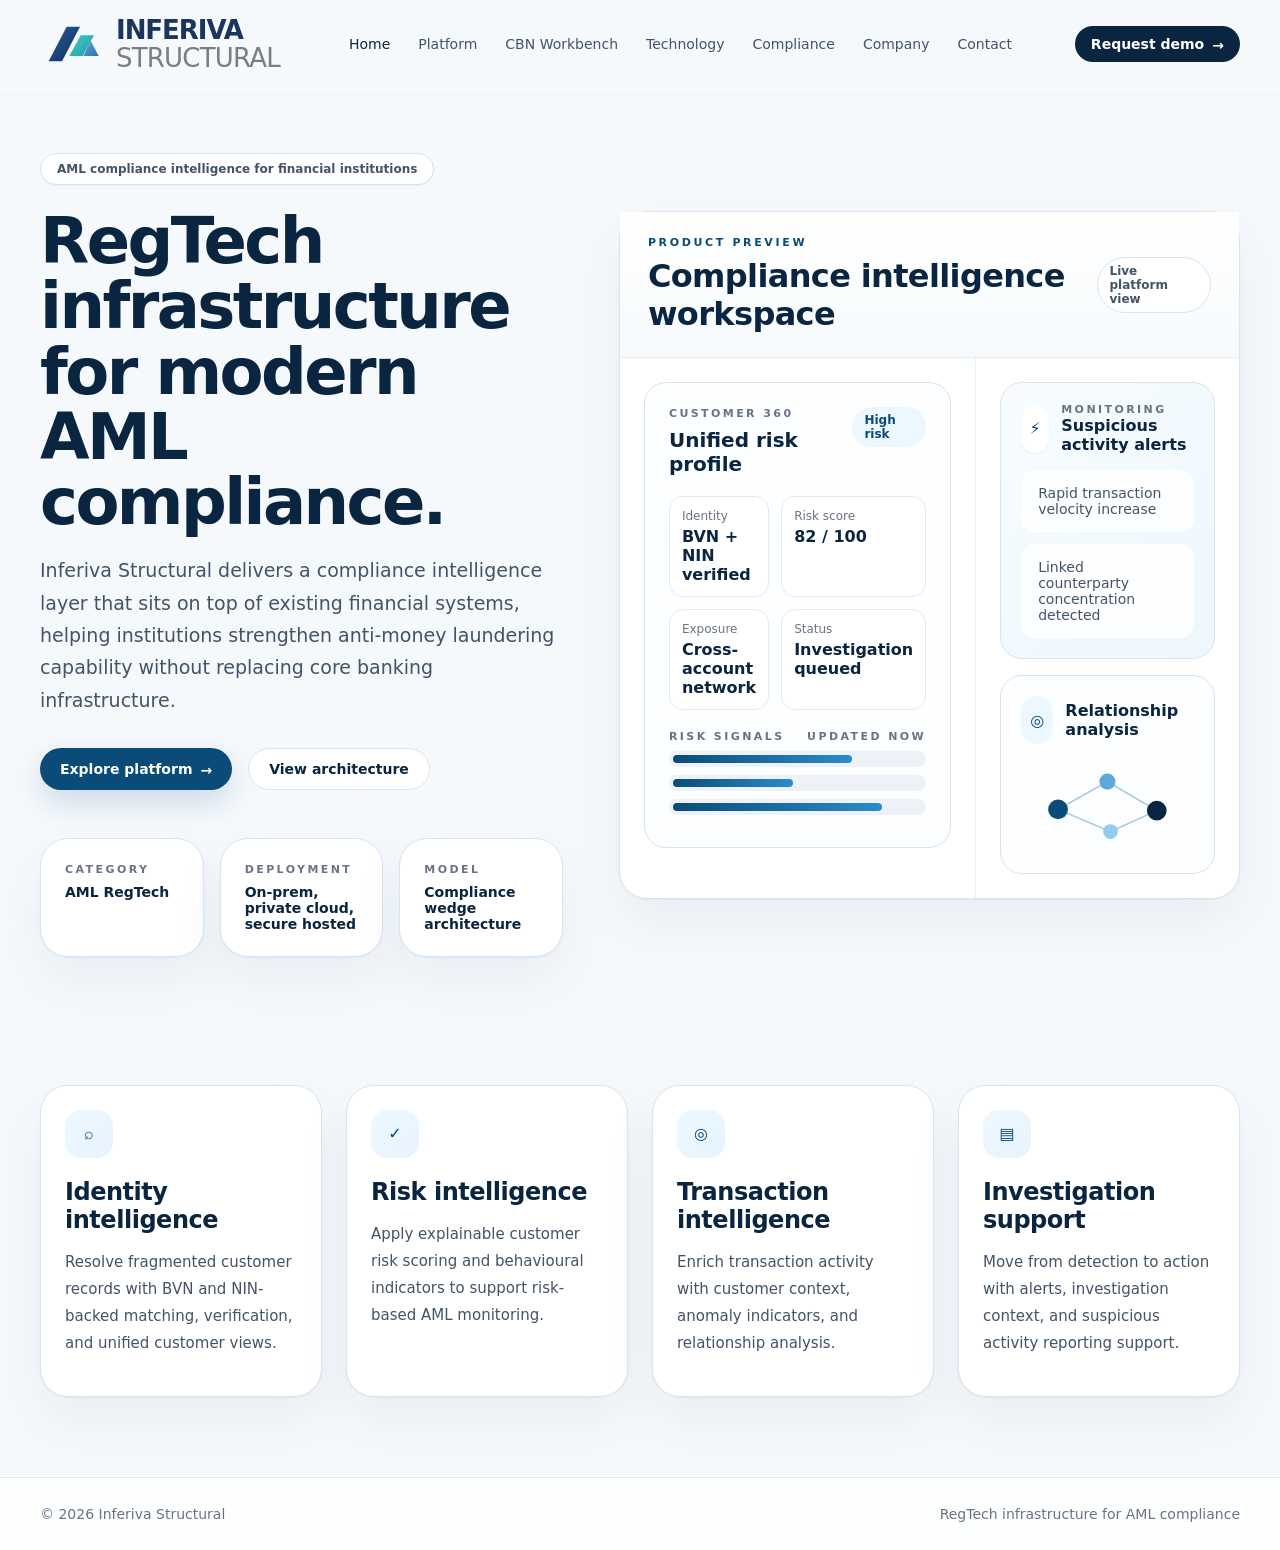
<file: index.html>
<!DOCTYPE html>
<html lang="en">
<head>
  <meta charset="UTF-8" />
  <meta name="viewport" content="width=device-width, initial-scale=1.0" />
  <title>Inferiva Structural — RegTech Infrastructure</title>
  <meta name="description" content="Inferiva Structural delivers AML compliance intelligence for financial institutions." />
  <style>
    :root{
      --bg:#F6F9FC;
      --panel:#FFFFFF;
      --panel-soft:#FCFEFF;
      --text:#0A2540;
      --muted:#425466;
      --subtle:#697386;
      --line:#D8E4EE;
      --line-2:#E2EAF1;
      --blue:#0A4B78;
      --navy:#0A2540;
      --blue-2:#2C8CC9;
      --teal:#47C7C3;
      --orange-bg:#FFF7ED;
      --orange:#9A4D00;
      --shadow:0 1px 2px rgba(16,24,40,.04),0 24px 54px rgba(12,74,120,.06);
      --shadow-hover:0 1px 2px rgba(16,24,40,.04),0 30px 70px rgba(12,74,120,.10);
      --radius:28px;
    }
    *{box-sizing:border-box}
    html,body{margin:0;padding:0;background:var(--bg);color:var(--text);font-family:Inter, ui-sans-serif, system-ui, -apple-system, Segoe UI, Roboto, Arial, sans-serif}
    body{min-height:100vh}
    a{text-decoration:none;color:inherit}
    button{font:inherit}
    .top-bg{position:fixed;inset:0 0 auto 0;height:520px;z-index:-1;background:linear-gradient(180deg,#FFF 0%,var(--bg) 70%,var(--bg) 100%)}
    .container{max-width:1200px;margin:0 auto;padding:0 24px}
    .header{position:sticky;top:0;z-index:50;border-bottom:1px solid rgba(255,255,255,.6);background:rgba(246,249,252,.88);backdrop-filter:blur(16px)}
    .header-inner{display:flex;align-items:center;justify-content:space-between;padding:16px 0;gap:20px}
    .brand-btn,.nav-btn,.cta-btn,.pill-btn,.link-btn{border:0;background:none;cursor:pointer}
    .brand-btn{text-align:left}
    .brand{display:flex;align-items:center;gap:10px}
    .brand svg{height:40px;width:auto;display:block}
    .brand-text{line-height:1}
    .brand-text .top{font-weight:700;letter-spacing:-.04em;font-size:26px;color:#1B355D}
    .brand-text .bottom{margin-top:2px;font-weight:400;letter-spacing:-.03em;font-size:26px;color:#7A7D84}
    .nav{display:flex;align-items:center;gap:28px}
    .nav-btn{color:var(--muted);font-size:14px;font-weight:500;padding:4px 0}
    .nav-btn.active,.nav-btn:hover{color:var(--text)}
    .cta-btn{display:inline-flex;align-items:center;gap:8px;border-radius:999px;background:var(--navy);color:#fff;padding:10px 16px;font-size:14px;font-weight:600}
    .page{display:none}
    .page.active{display:block}
    .section{padding:64px 0 80px}
    .hero{padding:64px 0 96px}
    .grid-2{display:grid;grid-template-columns:1.02fr .98fr;gap:56px;align-items:center}
    .grid-3{display:grid;grid-template-columns:repeat(3,1fr);gap:24px}
    .grid-4{display:grid;grid-template-columns:repeat(4,1fr);gap:24px}
    .cards-2{display:grid;grid-template-columns:repeat(2,1fr);gap:24px}
    .cards-2-wide{display:grid;grid-template-columns:.9fr 1.1fr;gap:40px}
    .cards-2-tech{display:grid;grid-template-columns:.95fr 1.05fr;gap:40px}
    .label{font-size:11px;font-weight:700;text-transform:uppercase;letter-spacing:.24em;color:var(--blue)}
    h1,h2,h3{margin:0}
    .hero h1,.page-head h1{font-size:64px;line-height:1.02;letter-spacing:-.04em;font-weight:600}
    .hero p,.page-head p{font-size:19px;line-height:1.7;color:var(--muted)}
    .page-head{max-width:800px}
    .page-head p{font-size:18px}
    .hero-tag{display:inline-flex;border:1px solid var(--line);background:#fff;border-radius:999px;padding:8px 16px;font-size:12px;font-weight:600;color:var(--muted);box-shadow:0 1px 1px rgba(16,24,40,.05);margin-bottom:24px}
    .actions{display:flex;gap:16px;flex-wrap:wrap;margin-top:32px}
    .pill-btn{display:inline-flex;align-items:center;gap:8px;border-radius:999px;padding:12px 20px;font-size:14px;font-weight:600}
    .pill-primary{background:var(--blue);color:#fff;box-shadow:0 12px 30px rgba(10,75,120,.18)}
    .pill-secondary{background:#fff;border:1px solid var(--line);color:var(--text)}
    .stat-grid{display:grid;grid-template-columns:repeat(3,1fr);gap:16px;margin-top:48px}
    .card{border:1px solid var(--line);background:var(--panel);border-radius:var(--radius);box-shadow:var(--shadow)}
    .card.soft{background:var(--panel-soft)}
    .card.hover{transition:.3s ease}
    .card.hover:hover{transform:translateY(-2px);box-shadow:var(--shadow-hover)}
    .card-pad{padding:24px}
    .mini-label{font-size:11px;font-weight:700;text-transform:uppercase;letter-spacing:.22em;color:var(--subtle)}
    .muted{color:var(--muted)}
    .subtle{color:var(--subtle)}
    .hero-mockup-header{padding:24px 28px;border-bottom:1px solid #E5EEF5;background:linear-gradient(180deg,#FFFFFF 0%,#F6FAFD 100%)}
    .hero-mockup-grid{display:grid;grid-template-columns:1.05fr .95fr}
    .split-left{padding:24px;border-right:1px solid #E5EEF5}
    .split-right{padding:24px}
    .badge{display:inline-flex;border-radius:999px;padding:6px 12px;font-size:12px;font-weight:700}
    .badge-blue{background:#ECF7FF;color:var(--blue)}
    .badge-white{border:1px solid var(--line);background:#fff;color:var(--muted)}
    .badge-orange{border:1px solid var(--line);background:var(--orange-bg);color:var(--orange)}
    .metric-grid{display:grid;grid-template-columns:repeat(2,1fr);gap:12px;margin-top:20px}
    .mini-box{border:1px solid var(--line-2);background:#fff;border-radius:14px;padding:12px}
    .risk-bars{margin-top:20px}
    .bar-wrap{background:#ECF2F8;border-radius:999px;padding:4px;margin-bottom:8px}
    .bar{height:8px;border-radius:999px;background:linear-gradient(90deg,var(--blue) 0%,var(--blue-2) 100%);width:0;transition:1s ease}
    .alert-box{border:1px solid var(--line);background:linear-gradient(135deg,#F7FCFF 0%,#EEF7FD 100%);border-radius:22px;padding:20px}
    .network-box{border:1px solid var(--line);background:var(--panel-soft);border-radius:22px;padding:20px}
    .center{display:flex;justify-content:center;align-items:center}
    .feature-grid{margin-top:32px}
    .icon-box{height:48px;width:48px;border-radius:16px;background:linear-gradient(135deg,#EEF8FF 0%,#E6F3FF 100%);display:flex;align-items:center;justify-content:center;color:var(--blue);transition:.3s ease}
    .feature-card:hover .icon-box{transform:scale(1.05)}
    .section-divider{border-top:1px solid var(--line-2)}
    .list-stack{display:grid;gap:16px}
    .list-item{display:flex;gap:16px;border:1px solid var(--line-2);background:var(--panel-soft);border-radius:20px;padding:20px}
    .num{height:36px;width:36px;border-radius:999px;background:var(--navy);color:#fff;display:flex;align-items:center;justify-content:center;font-size:14px;font-weight:700;flex:0 0 auto}
    .arch-header{padding:24px 28px;border-bottom:1px solid #E5EEF5;background:linear-gradient(180deg,#FFF 0%,#F6FAFD 100%)}
    .arch-inner{padding:28px}
    .stack-col{display:grid;gap:12px}
    .stack-box{border:1px solid var(--line-2);background:#fff;border-radius:14px;padding:14px 16px}
    .stack-box.blue{border-color:#B8D7EA;background:linear-gradient(135deg,#EEF8FF 0%,#E6F3FF 100%)}
    .table{overflow:hidden}
    .table-head,.table-row{display:grid;grid-template-columns:1fr 1fr}
    .table-head{background:var(--panel-soft);border-bottom:1px solid var(--line-2);font-size:14px;font-weight:700}
    .table-head > div,.table-row > div{padding:18px 24px}
    .table-row:not(:last-child){border-bottom:1px solid var(--line-2)}
    .table-row > div:nth-child(2),.table-head > div:nth-child(2){border-left:1px solid var(--line-2)}
    .footer{border-top:1px solid var(--line-2);background:rgba(255,255,255,.8)}
    .footer-inner{display:flex;justify-content:space-between;gap:12px;padding:28px 0;color:var(--subtle);font-size:14px}
    .contact-grid{display:grid;grid-template-columns:.96fr 1.04fr}
    .contact-left{padding:32px;border-right:1px solid var(--line-2);background:linear-gradient(180deg,#FFF 0%,#F7FBFF 100%)}
    .contact-right{padding:32px}
    .form-grid{display:grid;gap:16px;margin-top:24px}
    input,textarea{width:100%;border:1px solid var(--line);background:#FDFEFF;border-radius:16px;padding:14px 16px;font:inherit;color:var(--text)}
    textarea{min-height:132px;resize:vertical}
    .submit-btn{display:inline-flex;justify-content:center;align-items:center;gap:8px;border:0;border-radius:999px;background:var(--blue);color:#fff;padding:12px 20px;font-size:14px;font-weight:600;box-shadow:0 12px 30px rgba(10,75,120,.18);cursor:pointer}
    .contact-note{margin-top:12px;font-size:13px;color:var(--subtle)}
    .arrow{display:inline-block;transform:translateY(1px)}
    .hide-mobile{display:flex}
    .workbench-grid{display:grid;grid-template-columns:1.02fr .98fr;gap:32px}
    .three-grid{display:grid;grid-template-columns:repeat(3,1fr);gap:24px}
    .fade{opacity:0;transform:translateY(18px);transition:opacity .55s ease, transform .55s ease}
    .fade.show{opacity:1;transform:none}
    .network-svg circle,.network-svg line{transition:opacity .6s ease, transform .6s ease, stroke-dashoffset .8s ease}
    .logo-contact{margin-bottom:20px}
    @media (max-width: 1100px){
      .grid-2,.cards-2-wide,.cards-2-tech,.workbench-grid,.contact-grid,.hero-mockup-grid{grid-template-columns:1fr}
      .split-left{border-right:0;border-bottom:1px solid #E5EEF5}
      .contact-left{border-right:0;border-bottom:1px solid var(--line-2)}
      .grid-4{grid-template-columns:repeat(2,1fr)}
      .grid-3,.three-grid{grid-template-columns:1fr}
      .table-head,.table-row{grid-template-columns:1fr}
      .table-row > div:nth-child(2),.table-head > div:nth-child(2){border-left:0;border-top:1px solid var(--line-2)}
    }
    @media (max-width: 820px){
      .nav{display:none}
      .hero h1,.page-head h1{font-size:42px}
      .grid-4,.cards-2,.stat-grid{grid-template-columns:1fr}
      .container{padding:0 18px}
      .section,.hero{padding-top:42px;padding-bottom:56px}
      .hide-mobile{display:none}
      .header-inner{padding:12px 0}
      .brand svg{height:32px}
      .brand-text .top,.brand-text .bottom{font-size:20px}
    }
  </style>
</head>
<body>
  <div class="top-bg"></div>
  <header class="header">
    <div class="container header-inner">
      <button class="brand-btn" data-page="home" aria-label="Inferiva Structural home">
        <div class="brand">
          <svg viewBox="0 0 180 120" aria-hidden="true">
            <defs>
              <linearGradient id="inferivaNavy" x1="0" y1="0" x2="1" y2="1">
                <stop offset="0%" stop-color="#255E9E" />
                <stop offset="100%" stop-color="#112E57" />
              </linearGradient>
              <linearGradient id="inferivaTeal" x1="0" y1="0" x2="1" y2="1">
                <stop offset="0%" stop-color="#47C7C3" />
                <stop offset="100%" stop-color="#1F9EA9" />
              </linearGradient>
              <linearGradient id="inferivaBlue" x1="0" y1="0" x2="1" y2="1">
                <stop offset="0%" stop-color="#6BA5CF" />
                <stop offset="100%" stop-color="#2375B7" />
              </linearGradient>
            </defs>
            <polygon points="8,112 62,8 102,8 48,112" fill="url(#inferivaNavy)"></polygon>
            <polygon points="70,96 104,34 144,34 110,96" fill="url(#inferivaTeal)"></polygon>
            <polygon points="112,96 134,50 158,96" fill="url(#inferivaBlue)"></polygon>
          </svg>
          <div class="brand-text">
            <div class="top">INFERIVA</div>
            <div class="bottom">STRUCTURAL</div>
          </div>
        </div>
      </button>

      <nav class="nav" id="nav"></nav>

      <button class="cta-btn" data-page="contact" data-demo="General platform demo">Request demo <span class="arrow">→</span></button>
    </div>
  </header>

  <main>
    <section class="page active" id="page-home">
      <div class="container hero">
        <div class="grid-2">
          <div class="fade">
            <div class="hero-tag">AML compliance intelligence for financial institutions</div>
            <h1>RegTech infrastructure for modern AML compliance.</h1>
            <p>Inferiva Structural delivers a compliance intelligence layer that sits on top of existing financial systems, helping institutions strengthen anti-money laundering capability without replacing core banking infrastructure.</p>
            <div class="actions">
              <button class="pill-btn pill-primary" data-page="platform">Explore platform <span class="arrow">→</span></button>
              <button class="pill-btn pill-secondary" data-page="technology">View architecture</button>
            </div>
            <div class="stat-grid">
              <div class="card card-pad fade">
                <div class="mini-label">Category</div>
                <div style="margin-top:8px;font-size:14px;font-weight:700">AML RegTech</div>
              </div>
              <div class="card card-pad fade">
                <div class="mini-label">Deployment</div>
                <div style="margin-top:8px;font-size:14px;font-weight:700">On-prem, private cloud, secure hosted</div>
              </div>
              <div class="card card-pad fade">
                <div class="mini-label">Model</div>
                <div style="margin-top:8px;font-size:14px;font-weight:700">Compliance wedge architecture</div>
              </div>
            </div>
          </div>

          <div class="fade">
            <div class="card hero-mockup">
              <div class="hero-mockup-header">
                <div style="display:flex;align-items:center;justify-content:space-between;gap:16px">
                  <div>
                    <div class="label">Product preview</div>
                    <div style="margin-top:8px;font-size:32px;font-weight:600;letter-spacing:-.02em">Compliance intelligence workspace</div>
                  </div>
                  <div class="badge badge-white hide-mobile">Live platform view</div>
                </div>
              </div>
              <div class="hero-mockup-grid">
                <div class="split-left">
                  <div class="card soft card-pad" style="border-radius:22px;box-shadow:none">
                    <div style="display:flex;align-items:flex-start;justify-content:space-between;gap:12px">
                      <div>
                        <div class="mini-label">Customer 360</div>
                        <div style="margin-top:8px;font-size:20px;font-weight:600">Unified risk profile</div>
                      </div>
                      <div class="badge badge-blue">High risk</div>
                    </div>
                    <div class="metric-grid">
                      <div class="mini-box"><div class="subtle" style="font-size:12px">Identity</div><div style="margin-top:4px;font-weight:700">BVN + NIN verified</div></div>
                      <div class="mini-box"><div class="subtle" style="font-size:12px">Risk score</div><div style="margin-top:4px;font-weight:700">82 / 100</div></div>
                      <div class="mini-box"><div class="subtle" style="font-size:12px">Exposure</div><div style="margin-top:4px;font-weight:700">Cross-account network</div></div>
                      <div class="mini-box"><div class="subtle" style="font-size:12px">Status</div><div style="margin-top:4px;font-weight:700">Investigation queued</div></div>
                    </div>
                    <div class="risk-bars">
                      <div style="display:flex;align-items:center;justify-content:space-between;margin-bottom:8px" class="mini-label"><span>Risk signals</span><span>Updated now</span></div>
                      <div class="bar-wrap"><div class="bar" data-width="72"></div></div>
                      <div class="bar-wrap"><div class="bar" data-width="48"></div></div>
                      <div class="bar-wrap"><div class="bar" data-width="84"></div></div>
                    </div>
                  </div>
                </div>
                <div class="split-right">
                  <div style="display:grid;gap:16px">
                    <div class="alert-box">
                      <div style="display:flex;align-items:center;gap:12px">
                        <div class="icon-box" style="background:#fff;box-shadow:0 1px 2px rgba(16,24,40,.06)">⚡</div>
                        <div>
                          <div class="mini-label">Monitoring</div>
                          <div style="font-weight:700">Suspicious activity alerts</div>
                        </div>
                      </div>
                      <div style="margin-top:16px;display:grid;gap:12px;font-size:14px;color:var(--muted)">
                        <div class="stack-box" style="border-color:rgba(255,255,255,.7);background:rgba(255,255,255,.8)">Rapid transaction velocity increase</div>
                        <div class="stack-box" style="border-color:rgba(255,255,255,.7);background:rgba(255,255,255,.8)">Linked counterparty concentration detected</div>
                      </div>
                    </div>

                    <div class="network-box">
                      <div style="display:flex;align-items:center;gap:12px">
                        <div class="icon-box" style="background:#ECF7FF">◎</div>
                        <div style="font-weight:700">Relationship analysis</div>
                      </div>
                      <div class="center" style="margin-top:16px">
                        <svg viewBox="0 0 280 150" class="network-svg" style="width:100%;max-width:280px">
                          <line x1="60" y1="80" x2="140" y2="35" stroke="#9FC7DF" stroke-width="2.5" stroke-dasharray="120" stroke-dashoffset="120"></line>
                          <line x1="140" y1="35" x2="220" y2="82" stroke="#9FC7DF" stroke-width="2.5" stroke-dasharray="120" stroke-dashoffset="120"></line>
                          <line x1="60" y1="80" x2="145" y2="116" stroke="#9FC7DF" stroke-width="2.5" stroke-dasharray="120" stroke-dashoffset="120"></line>
                          <line x1="145" y1="116" x2="220" y2="82" stroke="#9FC7DF" stroke-width="2.5" stroke-dasharray="120" stroke-dashoffset="120"></line>
                          <circle cx="60" cy="80" r="16" fill="#0A4B78" style="opacity:0;transform-origin:center"></circle>
                          <circle cx="140" cy="35" r="13" fill="#5BA9D8" style="opacity:0;transform-origin:center"></circle>
                          <circle cx="220" cy="82" r="16" fill="#0A2540" style="opacity:0;transform-origin:center"></circle>
                          <circle cx="145" cy="116" r="12" fill="#94CBEA" style="opacity:0;transform-origin:center"></circle>
                        </svg>
                      </div>
                    </div>
                  </div>
                </div>
              </div>
            </div>
          </div>
       </div>
      </div>

      <div class="container section" style="padding-top:0">
        <div class="grid-4 feature-grid">
          <div class="card hover card-pad feature-card fade">
            <div class="icon-box">⌕</div>
            <h3 style="margin-top:20px;font-size:24px;letter-spacing:-.02em">Identity intelligence</h3>
            <p class="muted" style="font-size:15px;line-height:1.8">Resolve fragmented customer records with BVN and NIN-backed matching, verification, and unified customer views.</p>
          </div>
          <div class="card hover card-pad feature-card fade">
            <div class="icon-box">✓</div>
            <h3 style="margin-top:20px;font-size:24px;letter-spacing:-.02em">Risk intelligence</h3>
            <p class="muted" style="font-size:15px;line-height:1.8">Apply explainable customer risk scoring and behavioural indicators to support risk-based AML monitoring.</p>
          </div>
          <div class="card hover card-pad feature-card fade">
            <div class="icon-box">◎</div>
            <h3 style="margin-top:20px;font-size:24px;letter-spacing:-.02em">Transaction intelligence</h3>
            <p class="muted" style="font-size:15px;line-height:1.8">Enrich transaction activity with customer context, anomaly indicators, and relationship analysis.</p>
          </div>
          <div class="card hover card-pad feature-card fade">
            <div class="icon-box">▤</div>
            <h3 style="margin-top:20px;font-size:24px;letter-spacing:-.02em">Investigation support</h3>
            <p class="muted" style="font-size:15px;line-height:1.8">Move from detection to action with alerts, investigation context, and suspicious activity reporting support.</p>
          </div>
        </div>
      </div>
    </section>

    <section class="page" id="page-platform">
      <div class="container section">
        <div class="page-head fade">
          <div class="label">Platform</div>
          <h1 style="margin-top:12px">Compliance intelligence platform.</h1>
          <p>Inferiva Structural is built for institutions that need stronger AML capability, clearer customer risk visibility, and better investigative context while continuing to operate within existing financial systems.</p>
        </div>
        <div class="cards-2" style="margin-top:48px">
          <div class="card hover card-pad fade"><div class="icon-box">⌕</div><h2 style="margin-top:20px;font-size:30px">Identity intelligence</h2><p class="muted" style="font-size:15px;line-height:1.8">Resolve fragmented customer records with BVN and NIN-backed matching, verification, and unified customer views.</p></div>
          <div class="card hover card-pad fade"><div class="icon-box">✓</div><h2 style="margin-top:20px;font-size:30px">Risk intelligence</h2><p class="muted" style="font-size:15px;line-height:1.8">Apply explainable customer risk scoring and behavioural indicators to support risk-based AML monitoring.</p></div>
          <div class="card hover card-pad fade"><div class="icon-box">◎</div><h2 style="margin-top:20px;font-size:30px">Transaction intelligence</h2><p class="muted" style="font-size:15px;line-height:1.8">Enrich transaction activity with customer context, anomaly indicators, and relationship analysis.</p></div>
          <div class="card hover card-pad fade"><div class="icon-box">▤</div><h2 style="margin-top:20px;font-size:30px">Investigation support</h2><p class="muted" style="font-size:15px;line-height:1.8">Move from detection to action with alerts, investigation context, and suspicious activity reporting support.</p></div>
        </div>

        <div class="cards-2-wide" style="margin-top:48px">
          <div class="card card-pad fade">
            <div class="label">Who it serves</div>
            <div style="display:grid;gap:16px;margin-top:24px">
              <div class="stack-box" style="display:flex;align-items:center;gap:16px"><div class="icon-box">🏦</div><div style="font-weight:700">Tier-2 commercial banks</div></div>
              <div class="stack-box" style="display:flex;align-items:center;gap:16px"><div class="icon-box">🏢</div><div style="font-weight:700">Microfinance banks</div></div>
              <div class="stack-box" style="display:flex;align-items:center;gap:16px"><div class="icon-box">💳</div><div style="font-weight:700">Fintech lenders</div></div>
              <div class="stack-box" style="display:flex;align-items:center;gap:16px"><div class="icon-box">▦</div><div style="font-weight:700">Payment service providers</div></div>
            </div>
          </div>
          <div class="card card-pad fade">
            <div class="label">Operating model</div>
            <h2 style="margin-top:14px;font-size:38px;letter-spacing:-.03em">Built to strengthen compliance without core replacement.</h2>
            <div class="list-stack" style="margin-top:24px">
              <div class="list-item"><div class="num">1</div><p class="muted" style="margin:0;font-size:15px;line-height:1.8">Integrates through existing exports, APIs, and scheduled synchronisation patterns.</p></div>
              <div class="list-item"><div class="num">2</div><p class="muted" style="margin:0;font-size:15px;line-height:1.8">Surfaces customer risk, transaction signals, and relationship context in a structured operational layer.</p></div>
              <div class="list-item"><div class="num">3</div><p class="muted" style="margin:0;font-size:15px;line-height:1.8">Supports investigation and reporting workflows without forcing large-scale systems transformation.</p></div>
            </div>
            <button class="pill-btn pill-primary" data-page="contact" data-demo="General platform demo" style="margin-top:24px">Discuss deployment fit <span class="arrow">→</span></button>
          </div>
        </div>
      </div>
    </section>

    <section class="page" id="page-workbench">
      <div class="container section">
        <div class="page-head fade">
          <div class="label">CBN Workbench</div>
          <h1 style="margin-top:12px">A deadline-ready CBN baseline readiness workbench.</h1>
          <p>Inferiva Structural includes a dedicated Compliance Workbench designed to capture the mandated information required for CBN submission, assess current state, evidence controls, generate gap analysis, and produce a roadmap ahead of the June 10 deadline.</p>
        </div>

        <div class="workbench-grid" style="margin-top:48px">
          <div class="card fade">
            <div class="hero-mockup-header">
              <div style="display:flex;align-items:center;justify-content:space-between;gap:16px">
                <div>
                  <div class="label">Offering</div>
                  <div style="margin-top:8px;font-size:32px;font-weight:600;letter-spacing:-.02em">CBN Baseline Readiness Workbench</div>
                </div>
                <div class="badge badge-orange">June 10 deadline</div>
              </div>
            </div>
            <div class="hero-mockup-grid">
              <div class="split-left">
                <div class="card soft card-pad" style="border-radius:22px;box-shadow:none">
                  <div class="mini-label">What it does</div>
                  <div style="margin-top:16px;display:grid;gap:12px" class="muted">
                    <div>Captures institution profile, governance, system scope, customer segments, and technology strategy.</div>
                    <div>Scores baseline controls across AML solution coverage, CDD/KYC/KYB, sanctions and PEP screening, transaction monitoring, case management, reporting, security, and integration.</div>
                    <div>Produces readiness scores, evidence coverage, gap summaries, immediate actions, and phased implementation roadmap outputs.</div>
                  </div>
                </div>
              </div>
              <div class="split-right">
                <div style="display:grid;gap:16px">
                  <div class="alert-box">
                    <div style="display:flex;align-items:center;gap:12px">
                      <div class="icon-box" style="background:#fff;box-shadow:0 1px 2px rgba(16,24,40,.06)">✦</div>
                      <div style="font-weight:700">Presentation-grade workflow</div>
                    </div>
                    <div class="muted" style="margin-top:12px;font-size:14px;line-height:1.8">Guided assessment flow, secure access, local draft saves, report preview, and exportable deliverables for deadline-driven submission cycles.</div>
                  </div>
                  <div class="network-box">
                    <div style="display:flex;align-items:center;gap:12px">
                      <div class="icon-box" style="background:#ECF7FF">🔒</div>
                      <div style="font-weight:700">Mandated data capture</div>
                    </div>
                    <div class="muted" style="margin-top:12px;font-size:14px;line-height:1.8">Supports roadmap deadlines, tracked progress, accountable owners, evidence gathering, and implementation-governance workflows.</div>
                  </div>
                </div>
              </div>
            </div>
          </div>

          <div class="card card-pad fade">
            <div class="label">Key outcomes</div>
            <div style="display:grid;gap:16px;margin-top:20px">
              <div class="list-item"><div class="icon-box">✓</div><div><div style="font-size:22px;font-weight:600">Assessment engine</div><p class="muted" style="margin:8px 0 0;font-size:15px;line-height:1.8">Map controls to guideline requirements, capture evidence, score maturity, and maintain an auditable baseline readiness record.</p></div></div>
              <div class="list-item"><div class="icon-box">▥</div><div><div style="font-size:22px;font-weight:600">Readiness analytics</div><p class="muted" style="margin:8px 0 0;font-size:15px;line-height:1.8">Generate readiness scores, evidence coverage views, gap summaries, phased remediation plans, and immediate action lists.</p></div></div>
              <div class="list-item"><div class="icon-box">▤</div><div><div style="font-size:22px;font-weight:600">Submission workbench</div><p class="muted" style="margin:8px 0 0;font-size:15px;line-height:1.8">Prepare the mandated information pack, preview branded outputs, and export working papers and reports for deadline-driven submission cycles.</p></div></div>
            </div>
            <button class="pill-btn pill-primary" data-page="contact" data-demo="CBN Workbench demo" style="margin-top:24px">Request workbench demo <span class="arrow">→</span></button>
          </div>
        </div>

        <div class="three-grid" style="margin-top:48px">
          <div class="card card-pad fade">
            <div class="label">Included modules</div>
            <div style="display:grid;gap:12px;margin-top:16px" class="muted">
              <div>Institution profile and scope inventory</div>
              <div>Control scoring and evidence capture</div>
              <div>Governance and technology strategy capture</div>
              <div>Results analytics and readiness scoring</div>
              <div>Report preview and export pack</div>
            </div>
          </div>
          <div class="card card-pad fade">
            <div class="label">Control coverage</div>
            <div style="display:grid;gap:12px;margin-top:16px" class="muted">
              <div>AML solution coverage</div>
              <div>CDD / KYC / KYB</div>
              <div>Sanctions / PEP screening</div>
              <div>Risk assessment and transaction monitoring</div>
              <div>Case management, reporting, audit, security, and integration</div>
            </div>
          </div>
          <div class="card card-pad fade">
            <div class="label">Best fit</div>
            <div style="display:grid;gap:12px;margin-top:16px" class="muted">
              <div>Banks and financial institutions needing a structured CBN readiness submission workflow</div>
              <div>Institutions that need auditable evidence gathering and gap remediation planning</div>
              <div>Programmes operating against the June 10 submission deadline</div>
            </div>
          </div>
        </div>
      </div>
    </section>

    <section class="page" id="page-technology">
      <div class="container section">
        <div class="page-head fade">
          <div class="label">Technology</div>
          <h1 style="margin-top:12px">Modular architecture for controlled financial environments.</h1>
          <p>The platform connects to existing financial systems through secure exports, APIs, or scheduled synchronisation, then applies identity resolution, risk scoring, transaction enrichment, and investigation support through modular services.</p>
        </div>

        <div class="grid-3" style="margin-top:48px">
          <div class="card hover card-pad fade"><div class="icon-box">◫</div><h2 style="margin-top:20px;font-size:30px">Integration layer</h2><p class="muted" style="font-size:15px;line-height:1.8">Connect through APIs, scheduled exports, and secure ingestion pipelines from core banking and adjacent systems.</p></div>
          <div class="card hover card-pad fade"><div class="icon-box">↺</div><h2 style="margin-top:20px;font-size:30px">Modular services</h2><p class="muted" style="font-size:15px;line-height:1.8">Identity, risk, enrichment, alerting, and reporting services are structured to fit controlled banking environments.</p></div>
          <div class="card hover card-pad fade"><div class="icon-box">◎</div><h2 style="margin-top:20px;font-size:30px">Flexible deployment</h2><p class="muted" style="font-size:15px;line-height:1.8">Deploy on-premise, in private cloud, or in secure hosted environments depending on data-governance posture.</p></div>
        </div>

        <div class="cards-2-tech" style="margin-top:48px">
          <div class="card card-pad fade">
            <div class="label">Deployment</div>
            <div style="display:grid;gap:12px;margin-top:20px;font-size:15px;line-height:1.8" class="muted">
              <div>On-premise deployment for institutions requiring ring-fenced environments and data residency control.</div>
              <div>Private cloud deployment for organisations that want modern infrastructure within institution-controlled estates.</div>
              <div>Secure hosted deployment for smaller institutions with lighter internal infrastructure footprints.</div>
            </div>
            <div class="grid-3" style="margin-top:24px">
              <div class="mini-box" style="text-align:center"><div class="icon-box" style="margin:0 auto">🔒</div><div style="margin-top:12px;font-weight:700;font-size:14px">Data control</div></div>
              <div class="mini-box" style="text-align:center"><div class="icon-box" style="margin:0 auto">✦</div><div style="margin-top:12px;font-weight:700;font-size:14px">Operational fit</div></div>
              <div class="mini-box" style="text-align:center"><div class="icon-box" style="margin:0 auto">▥</div><div style="margin-top:12px;font-weight:700;font-size:14px">Scalable design</div></div>
            </div>
          </div>

          <div class="card fade">
            <div class="arch-header">
              <div class="label">Visual architecture</div>
              <div style="margin-top:8px;font-size:32px;font-weight:600;letter-spacing:-.02em">How Inferiva sits in the stack</div>
            </div>
            <div class="arch-inner">
              <div class="grid-3" style="align-items:center">
                <div class="card soft card-pad" style="box-shadow:none">
                  <div class="mini-label">Input layer</div>
                  <div class="stack-col" style="margin-top:14px">
                    <div class="stack-box">Core banking</div>
                    <div class="stack-box">KYC & customer records</div>
                    <div class="stack-box">Payments & transaction feeds</div>
                  </div>
                </div>
                <div class="stack-box blue">
                  <div class="mini-label" style="color:var(--blue)">Inferiva structural</div>
                  <div class="stack-col" style="margin-top:14px">
                    <div class="stack-box" style="background:rgba(255,255,255,.8)">Identity resolution</div>
                    <div class="stack-box" style="background:rgba(255,255,255,.8)">Risk scoring</div>
                    <div class="stack-box" style="background:rgba(255,255,255,.8)">Transaction enrichment</div>
                    <div class="stack-box" style="background:rgba(255,255,255,.8)">Network analysis</div>
                    <div class="stack-box" style="background:rgba(255,255,255,.8)">Alert generation</div>
                    <div class="stack-box" style="background:rgba(255,255,255,.8)">SAR support</div>
                  </div>
                </div>
                <div class="card soft card-pad" style="box-shadow:none">
                  <div class="mini-label">Outcome layer</div>
                  <div class="stack-col" style="margin-top:14px">
                    <div class="stack-box">Compliance review</div>
                    <div class="stack-box">Investigation context</div>
                    <div class="stack-box">Reporting preparation</div>
                  </div>
                </div>
              </div>
            </div>
          </div>
        </div>
      </div>
    </section>

    <section class="page" id="page-compliance">
      <div class="container section">
        <div class="page-head fade">
          <div class="label">Compliance</div>
          <h1 style="margin-top:12px">Designed to support AML compliance operations.</h1>
          <p>Inferiva Structural is built to support customer risk assessment, suspicious activity detection, investigation readiness, and reporting preparation within existing financial institution workflows.</p>
        </div>

        <div class="card table fade" style="margin-top:48px">
          <div class="table-head">
            <div>Compliance expectation</div>
            <div>Inferiva capability</div>
          </div>
          <div class="table-row"><div>Customer risk profiling</div><div>Explainable risk scoring engine</div></div>
          <div class="table-row"><div>Identity assurance</div><div>BVN and NIN verification workflows</div></div>
          <div class="table-row"><div>Suspicious activity detection</div><div>Transaction intelligence and anomaly indicators</div></div>
          <div class="table-row"><div>Relationship visibility</div><div>Network and circular flow analysis</div></div>
          <div class="table-row"><div>Investigation support</div><div>Alert views and structured case context</div></div>
          <div class="table-row"><div>SAR preparation</div><div>Structured suspicious activity reporting support</div></div>
        </div>

        <div class="grid-3" style="margin-top:48px">
          <div class="card card-pad fade"><div class="num">1</div><p class="muted" style="margin:20px 0 0;font-size:15px;line-height:1.8">Customer risk visibility across fragmented financial records.</p></div>
          <div class="card card-pad fade"><div class="num">2</div><p class="muted" style="margin:20px 0 0;font-size:15px;line-height:1.8">Suspicious activity context through enriched transaction analysis.</p></div>
          <div class="card card-pad fade"><div class="num">3</div><p class="muted" style="margin:20px 0 0;font-size:15px;line-height:1.8">Stronger investigation support with alerts and structured reporting preparation.</p></div>
        </div>
      </div>
    </section>

    <section class="page" id="page-company">
      <div class="container section">
        <div class="cards-2-wide">
          <div class="card card-pad fade">
            <div class="label">Company</div>
            <h1 style="margin-top:12px">Building structural AML compliance infrastructure.</h1>
            <p class="muted" style="margin-top:24px;font-size:18px;line-height:1.8;max-width:760px">Inferiva Structural is a RegTech company focused on financial crime compliance infrastructure for financial institutions. We build the intelligence layer that helps organisations strengthen AML capability while working within existing banking environments.</p>
          </div>
          <div class="card card-pad fade">
            <div class="label">Positioning</div>
            <div style="margin-top:16px;font-size:32px;font-weight:600;letter-spacing:-.02em">Compliance intelligence, not system replacement.</div>
            <p class="muted" style="margin-top:16px;font-size:15px;line-height:1.8">Our model is designed to integrate, strengthen, and accelerate compliance operations without forcing institutions into large-scale core transformation projects.</p>
            <button class="pill-btn pill-primary" data-page="contact" data-demo="General enquiry" style="margin-top:24px">Speak with us <span class="arrow">→</span></button>
          </div>
        </div>
      </div>
    </section>

    <section class="page" id="page-contact">
      <div class="container section">
        <div class="card fade">
          <div class="contact-grid">
            <div class="contact-left">
              <div class="logo-contact">
                <div class="brand">
                  <svg viewBox="0 0 180 120" aria-hidden="true" style="height:48px">
                    <defs>
                      <linearGradient id="inferivaNavy2" x1="0" y1="0" x2="1" y2="1">
                        <stop offset="0%" stop-color="#255E9E" />
                        <stop offset="100%" stop-color="#112E57" />
                      </linearGradient>
                      <linearGradient id="inferivaTeal2" x1="0" y1="0" x2="1" y2="1">
                        <stop offset="0%" stop-color="#47C7C3" />
                        <stop offset="100%" stop-color="#1F9EA9" />
                      </linearGradient>
                      <linearGradient id="inferivaBlue2" x1="0" y1="0" x2="1" y2="1">
                        <stop offset="0%" stop-color="#6BA5CF" />
                        <stop offset="100%" stop-color="#2375B7" />
                      </linearGradient>
                    </defs>
                    <polygon points="8,112 62,8 102,8 48,112" fill="url(#inferivaNavy2)"></polygon>
                    <polygon points="70,96 104,34 144,34 110,96" fill="url(#inferivaTeal2)"></polygon>
                    <polygon points="112,96 134,50 158,96" fill="url(#inferivaBlue2)"></polygon>
                  </svg>
                  <div class="brand-text">
                    <div class="top" style="font-size:30px">INFERIVA</div>
                    <div class="bottom" style="font-size:30px">STRUCTURAL</div>
                  </div>
                </div>
              </div>
              <div class="label">Contact</div>
              <h1 style="margin-top:12px">Discuss your compliance architecture.</h1>
              <p class="muted" style="margin-top:20px;font-size:18px;line-height:1.8;max-width:580px">Speak with our team to explore deployment options, integration patterns, and how Inferiva Structural can support AML compliance operations in your environment.</p>
              <div style="margin-top:28px;display:grid;gap:10px;font-size:14px" class="muted">
                <div><strong style="color:var(--text)">Email:</strong> support@inferivastructural.com</div>
                <div><strong style="color:var(--text)">Focus:</strong> AML compliance RegTech</div>
                <div><strong style="color:var(--text)">Deployment:</strong> On-prem, private cloud, secure hosted</div>
              </div>
            </div>
            <div class="contact-right">
              <h3 style="font-size:32px;letter-spacing:-.02em">Request a demo</h3>
              <div id="formSuccess" data-fs-success class="contact-note" aria-live="polite"></div>
              <div id="formError" data-fs-error class="contact-note" aria-live="polite"></div>
              <form id="demoForm" class="form-grid" action="https://formspree.io/f/mbdwvqkg" method="POST">
                <input type="text" name="name" placeholder="Full name" required data-fs-field />
                <input type="email" name="email" placeholder="Work email" required data-fs-field />
                <input type="text" name="institution" placeholder="Institution" required data-fs-field />
                <textarea name="message" placeholder="Tell us about your compliance environment" required data-fs-field></textarea>

                <!-- Demo routing -->
                <input type="hidden" name="demo_type" id="demoType" value="General platform demo" />

                <!-- Formspree settings -->
                <input type="hidden" name="_subject" id="formSubject" value="New platform demo request — Inferiva Structural" />

                <!-- Optional honeypot for spam protection -->
                <input type="text" name="_gotcha" style="display:none" tabindex="-1" autocomplete="off">

                <button class="submit-btn" id="demoSubmitBtn" type="submit" data-fs-submit-btn>Submit enquiry <span class="arrow">→</span></button>
                <div class="contact-note">We’ll use your work email to respond to your demo request.</div>
              </form>
            </div>
          </div>
        </div>
      </div>
    </section>
  </main>

  <footer class="footer">
    <div class="container footer-inner">
      <div>© 2026 Inferiva Structural</div>
      <div>RegTech infrastructure for AML compliance</div>
    </div>
  </footer>

  <script>
    const pages = ["home","platform","workbench","technology","compliance","company","contact"];
    const nav = document.getElementById("nav");
    pages.forEach((id) => {
      const labelMap = {
        home:"Home",
        platform:"Platform",
        workbench:"CBN Workbench",
        technology:"Technology",
        compliance:"Compliance",
        company:"Company",
        contact:"Contact"
      };
      const btn = document.createElement("button");
      btn.className = "nav-btn";
      btn.textContent = labelMap[id];
      btn.dataset.page = id;
      nav.appendChild(btn);
    });

    function setActivePage(page){
      pages.forEach((p) => {
        const pageEl = document.getElementById("page-" + p);
        if(pageEl) pageEl.classList.toggle("active", p === page);
      });
      document.querySelectorAll("[data-page]").forEach((el) => {
        if(el.classList.contains("nav-btn")) el.classList.toggle("active", el.dataset.page === page);
      });
      window.scrollTo({top:0, behavior:"smooth"});
      revealVisible();
      animatePage(page);
      history.replaceState(null, "", "#" + page);
    }

    function animatePage(page){
      document.querySelectorAll("#page-" + page + " .bar").forEach((bar) => {
        requestAnimationFrame(() => { bar.style.width = (bar.dataset.width || 0) + "%"; });
      });

      document.querySelectorAll("#page-" + page + " .network-svg line").forEach((line, i) => {
        setTimeout(() => { line.style.strokeDashoffset = "0"; }, i * 120);
      });
      document.querySelectorAll("#page-" + page + " .network-svg circle").forEach((c, i) => {
        setTimeout(() => { c.style.opacity = "1"; c.style.transform = "scale(1)"; }, i * 100);
      });
    }

    document.addEventListener("click", (e) => {
      const demoTarget = e.target.closest("[data-demo]");
      if(demoTarget){
        const demoType = document.getElementById("demoType");
        const formSubject = document.getElementById("formSubject");
        const selectedDemo = demoTarget.dataset.demo || "General platform demo";
        if(demoType) demoType.value = selectedDemo;
        if(formSubject) formSubject.value = selectedDemo === "CBN Workbench demo"
          ? "New CBN Workbench demo request — Inferiva Structural"
          : "New platform demo request — Inferiva Structural";
      }

      const target = e.target.closest("[data-page]");
      if(target){
        const page = target.dataset.page;
        if(page) setActivePage(page);
      }
    });

    const observer = new IntersectionObserver((entries) => {
      entries.forEach((entry) => {
        if(entry.isIntersecting) entry.target.classList.add("show");
      });
    }, { threshold: 0.12 });

    function revealVisible(){
      document.querySelectorAll(".fade").forEach((el) => observer.observe(el));
    }
    revealVisible();

    const initial = (location.hash || "#home").replace("#","");
    setActivePage(pages.includes(initial) ? initial : "home");

    const demoForm = document.getElementById("demoForm");
    if (demoForm) {
      demoForm.addEventListener("submit", async (e) => {
        e.preventDefault();

        const submitBtn = document.getElementById("demoSubmitBtn");
        const successBox = document.getElementById("formSuccess");
        const errorBox = document.getElementById("formError");
        if (successBox) successBox.textContent = "";
        if (errorBox) errorBox.textContent = "";
        if (submitBtn) {
          submitBtn.disabled = true;
          submitBtn.textContent = "Submitting...";
        }

        try {
          const response = await fetch(demoForm.action, {
            method: "POST",
            body: new FormData(demoForm),
            headers: { "Accept": "application/json" }
          });

          if (response.ok) {
            if (successBox) successBox.textContent = "Thanks — redirecting now.";
            window.location.href = "https://inferivastructural.com/thanks.html";
            return;
          }

          let message = "We could not submit the form. Please try again or email support@inferivastructural.com.";
          try {
            const data = await response.json();
            if (data && data.errors && data.errors.length) {
              message = data.errors.map((error) => error.message).join(" ");
            }
          } catch (_) {}
          if (errorBox) errorBox.textContent = message;
        } catch (_) {
          if (errorBox) errorBox.textContent = "Network error. Please try again or email support@inferivastructural.com.";
        } finally {
          if (submitBtn) {
            submitBtn.disabled = false;
            submitBtn.innerHTML = 'Submit enquiry <span class="arrow">→</span>';
          }
        }
      });
    }


    const favicon = encodeURIComponent(`
      <svg xmlns='http://www.w3.org/2000/svg' viewBox='0 0 180 120'>
        <defs>
          <linearGradient id='n' x1='0' y1='0' x2='1' y2='1'>
            <stop offset='0%' stop-color='#255E9E'/><stop offset='100%' stop-color='#112E57'/>
          </linearGradient>
          <linearGradient id='t' x1='0' y1='0' x2='1' y2='1'>
            <stop offset='0%' stop-color='#47C7C3'/><stop offset='100%' stop-color='#1F9EA9'/>
          </linearGradient>
          <linearGradient id='b' x1='0' y1='0' x2='1' y2='1'>
            <stop offset='0%' stop-color='#6BA5CF'/><stop offset='100%' stop-color='#2375B7'/>
          </linearGradient>
        </defs>
        <polygon points='8,112 62,8 102,8 48,112' fill='url(#n)'/>
        <polygon points='70,96 104,34 144,34 110,96' fill='url(#t)'/>
        <polygon points='112,96 134,50 158,96' fill='url(#b)'/>
      </svg>
    `);
    const link = document.createElement("link");
    link.rel = "icon";
    link.href = "data:image/svg+xml," + favicon;
    document.head.appendChild(link);
  </script>
</body>
</html>
</file>
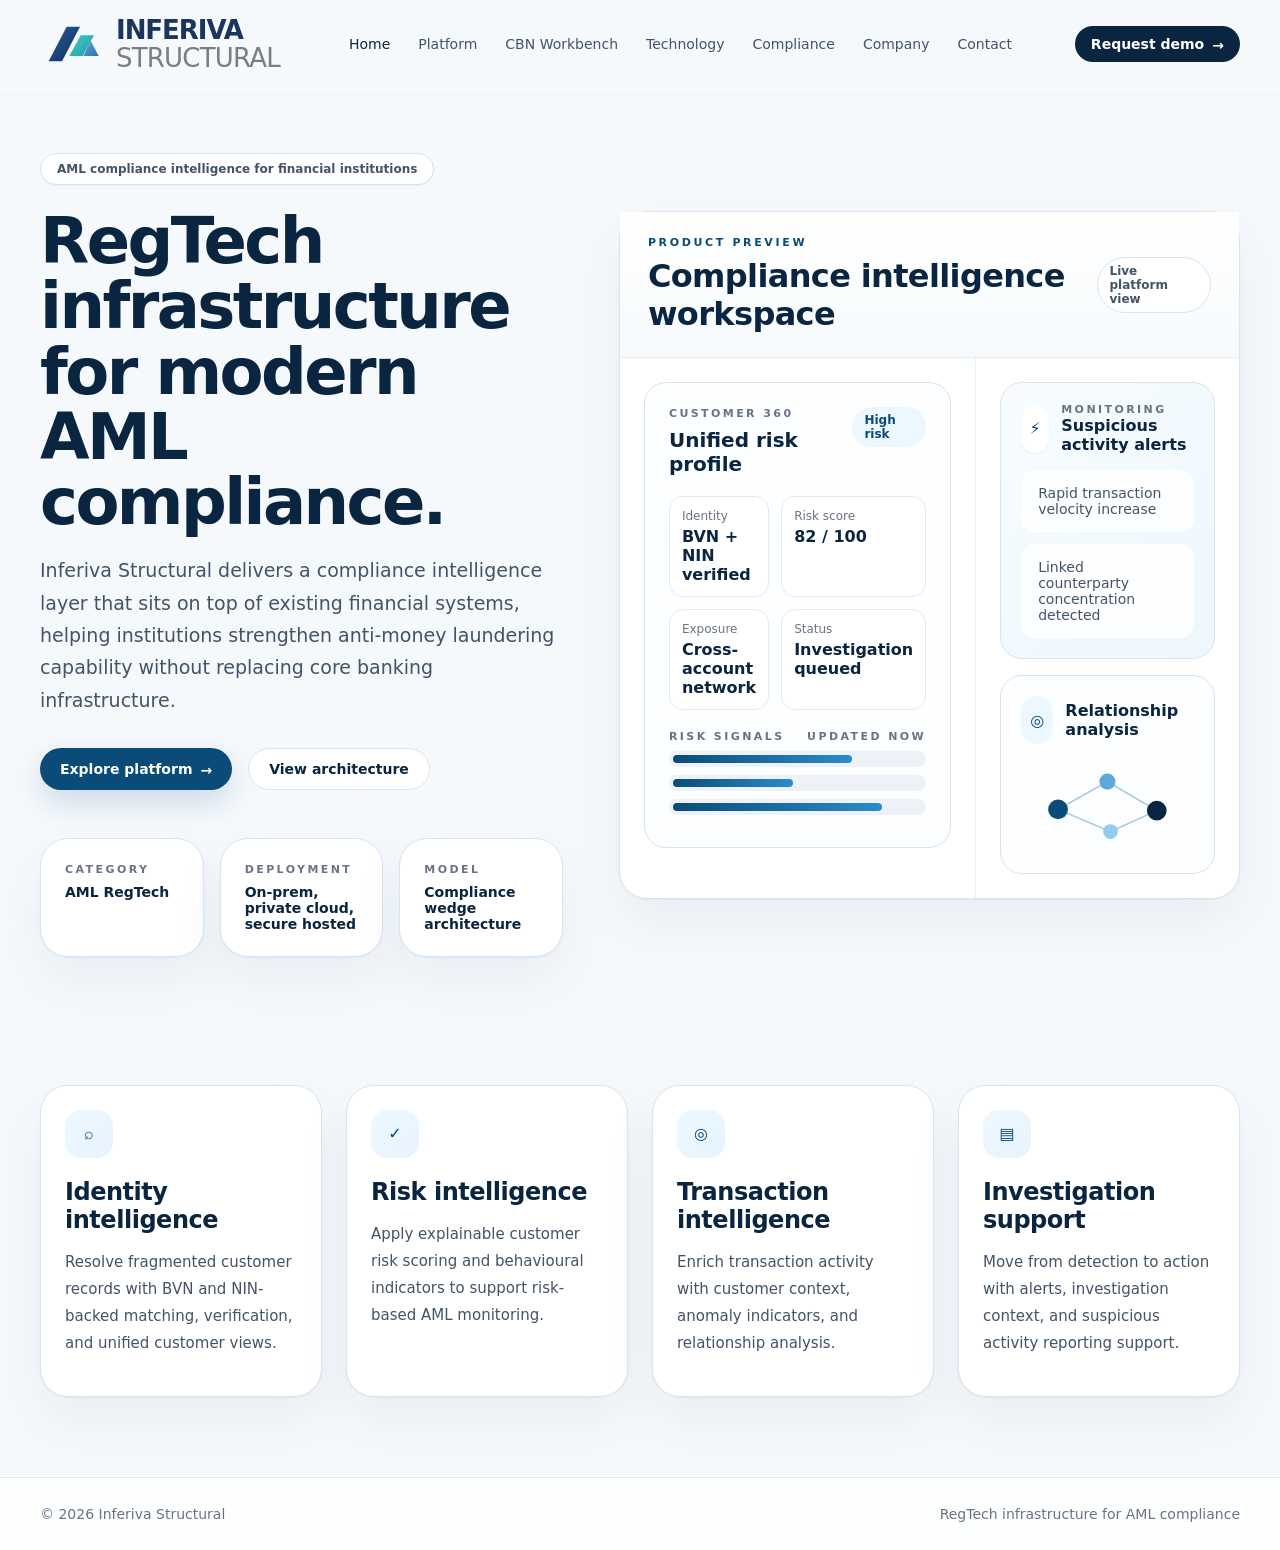
<file: inferiva_structural_formsubmit.html>
<!DOCTYPE html>
<html lang="en">
<head>
  <meta charset="UTF-8" />
  <meta name="viewport" content="width=device-width, initial-scale=1.0" />
  <title>Inferiva Structural — RegTech Infrastructure</title>
  <meta name="description" content="Inferiva Structural delivers AML compliance intelligence for financial institutions." />
  <style>
    :root{
      --bg:#F6F9FC;
      --panel:#FFFFFF;
      --panel-soft:#FCFEFF;
      --text:#0A2540;
      --muted:#425466;
      --subtle:#697386;
      --line:#D8E4EE;
      --line-2:#E2EAF1;
      --blue:#0A4B78;
      --navy:#0A2540;
      --blue-2:#2C8CC9;
      --teal:#47C7C3;
      --orange-bg:#FFF7ED;
      --orange:#9A4D00;
      --shadow:0 1px 2px rgba(16,24,40,.04),0 24px 54px rgba(12,74,120,.06);
      --shadow-hover:0 1px 2px rgba(16,24,40,.04),0 30px 70px rgba(12,74,120,.10);
      --radius:28px;
    }
    *{box-sizing:border-box}
    html,body{margin:0;padding:0;background:var(--bg);color:var(--text);font-family:Inter, ui-sans-serif, system-ui, -apple-system, Segoe UI, Roboto, Arial, sans-serif}
    body{min-height:100vh}
    a{text-decoration:none;color:inherit}
    button{font:inherit}
    .top-bg{position:fixed;inset:0 0 auto 0;height:520px;z-index:-1;background:linear-gradient(180deg,#FFF 0%,var(--bg) 70%,var(--bg) 100%)}
    .container{max-width:1200px;margin:0 auto;padding:0 24px}
    .header{position:sticky;top:0;z-index:50;border-bottom:1px solid rgba(255,255,255,.6);background:rgba(246,249,252,.88);backdrop-filter:blur(16px)}
    .header-inner{display:flex;align-items:center;justify-content:space-between;padding:16px 0;gap:20px}
    .brand-btn,.nav-btn,.cta-btn,.pill-btn,.link-btn{border:0;background:none;cursor:pointer}
    .brand-btn{text-align:left}
    .brand{display:flex;align-items:center;gap:10px}
    .brand svg{height:40px;width:auto;display:block}
    .brand-text{line-height:1}
    .brand-text .top{font-weight:700;letter-spacing:-.04em;font-size:26px;color:#1B355D}
    .brand-text .bottom{margin-top:2px;font-weight:400;letter-spacing:-.03em;font-size:26px;color:#7A7D84}
    .nav{display:flex;align-items:center;gap:28px}
    .nav-btn{color:var(--muted);font-size:14px;font-weight:500;padding:4px 0}
    .nav-btn.active,.nav-btn:hover{color:var(--text)}
    .cta-btn{display:inline-flex;align-items:center;gap:8px;border-radius:999px;background:var(--navy);color:#fff;padding:10px 16px;font-size:14px;font-weight:600}
    .page{display:none}
    .page.active{display:block}
    .section{padding:64px 0 80px}
    .hero{padding:64px 0 96px}
    .grid-2{display:grid;grid-template-columns:1.02fr .98fr;gap:56px;align-items:center}
    .grid-3{display:grid;grid-template-columns:repeat(3,1fr);gap:24px}
    .grid-4{display:grid;grid-template-columns:repeat(4,1fr);gap:24px}
    .cards-2{display:grid;grid-template-columns:repeat(2,1fr);gap:24px}
    .cards-2-wide{display:grid;grid-template-columns:.9fr 1.1fr;gap:40px}
    .cards-2-tech{display:grid;grid-template-columns:.95fr 1.05fr;gap:40px}
    .label{font-size:11px;font-weight:700;text-transform:uppercase;letter-spacing:.24em;color:var(--blue)}
    h1,h2,h3{margin:0}
    .hero h1,.page-head h1{font-size:64px;line-height:1.02;letter-spacing:-.04em;font-weight:600}
    .hero p,.page-head p{font-size:19px;line-height:1.7;color:var(--muted)}
    .page-head{max-width:800px}
    .page-head p{font-size:18px}
    .hero-tag{display:inline-flex;border:1px solid var(--line);background:#fff;border-radius:999px;padding:8px 16px;font-size:12px;font-weight:600;color:var(--muted);box-shadow:0 1px 1px rgba(16,24,40,.05);margin-bottom:24px}
    .actions{display:flex;gap:16px;flex-wrap:wrap;margin-top:32px}
    .pill-btn{display:inline-flex;align-items:center;gap:8px;border-radius:999px;padding:12px 20px;font-size:14px;font-weight:600}
    .pill-primary{background:var(--blue);color:#fff;box-shadow:0 12px 30px rgba(10,75,120,.18)}
    .pill-secondary{background:#fff;border:1px solid var(--line);color:var(--text)}
    .stat-grid{display:grid;grid-template-columns:repeat(3,1fr);gap:16px;margin-top:48px}
    .card{border:1px solid var(--line);background:var(--panel);border-radius:var(--radius);box-shadow:var(--shadow)}
    .card.soft{background:var(--panel-soft)}
    .card.hover{transition:.3s ease}
    .card.hover:hover{transform:translateY(-2px);box-shadow:var(--shadow-hover)}
    .card-pad{padding:24px}
    .mini-label{font-size:11px;font-weight:700;text-transform:uppercase;letter-spacing:.22em;color:var(--subtle)}
    .muted{color:var(--muted)}
    .subtle{color:var(--subtle)}
    .hero-mockup-header{padding:24px 28px;border-bottom:1px solid #E5EEF5;background:linear-gradient(180deg,#FFFFFF 0%,#F6FAFD 100%)}
    .hero-mockup-grid{display:grid;grid-template-columns:1.05fr .95fr}
    .split-left{padding:24px;border-right:1px solid #E5EEF5}
    .split-right{padding:24px}
    .badge{display:inline-flex;border-radius:999px;padding:6px 12px;font-size:12px;font-weight:700}
    .badge-blue{background:#ECF7FF;color:var(--blue)}
    .badge-white{border:1px solid var(--line);background:#fff;color:var(--muted)}
    .badge-orange{border:1px solid var(--line);background:var(--orange-bg);color:var(--orange)}
    .metric-grid{display:grid;grid-template-columns:repeat(2,1fr);gap:12px;margin-top:20px}
    .mini-box{border:1px solid var(--line-2);background:#fff;border-radius:14px;padding:12px}
    .risk-bars{margin-top:20px}
    .bar-wrap{background:#ECF2F8;border-radius:999px;padding:4px;margin-bottom:8px}
    .bar{height:8px;border-radius:999px;background:linear-gradient(90deg,var(--blue) 0%,var(--blue-2) 100%);width:0;transition:1s ease}
    .alert-box{border:1px solid var(--line);background:linear-gradient(135deg,#F7FCFF 0%,#EEF7FD 100%);border-radius:22px;padding:20px}
    .network-box{border:1px solid var(--line);background:var(--panel-soft);border-radius:22px;padding:20px}
    .center{display:flex;justify-content:center;align-items:center}
    .feature-grid{margin-top:32px}
    .icon-box{height:48px;width:48px;border-radius:16px;background:linear-gradient(135deg,#EEF8FF 0%,#E6F3FF 100%);display:flex;align-items:center;justify-content:center;color:var(--blue);transition:.3s ease}
    .feature-card:hover .icon-box{transform:scale(1.05)}
    .section-divider{border-top:1px solid var(--line-2)}
    .list-stack{display:grid;gap:16px}
    .list-item{display:flex;gap:16px;border:1px solid var(--line-2);background:var(--panel-soft);border-radius:20px;padding:20px}
    .num{height:36px;width:36px;border-radius:999px;background:var(--navy);color:#fff;display:flex;align-items:center;justify-content:center;font-size:14px;font-weight:700;flex:0 0 auto}
    .arch-header{padding:24px 28px;border-bottom:1px solid #E5EEF5;background:linear-gradient(180deg,#FFF 0%,#F6FAFD 100%)}
    .arch-inner{padding:28px}
    .stack-col{display:grid;gap:12px}
    .stack-box{border:1px solid var(--line-2);background:#fff;border-radius:14px;padding:14px 16px}
    .stack-box.blue{border-color:#B8D7EA;background:linear-gradient(135deg,#EEF8FF 0%,#E6F3FF 100%)}
    .table{overflow:hidden}
    .table-head,.table-row{display:grid;grid-template-columns:1fr 1fr}
    .table-head{background:var(--panel-soft);border-bottom:1px solid var(--line-2);font-size:14px;font-weight:700}
    .table-head > div,.table-row > div{padding:18px 24px}
    .table-row:not(:last-child){border-bottom:1px solid var(--line-2)}
    .table-row > div:nth-child(2),.table-head > div:nth-child(2){border-left:1px solid var(--line-2)}
    .footer{border-top:1px solid var(--line-2);background:rgba(255,255,255,.8)}
    .footer-inner{display:flex;justify-content:space-between;gap:12px;padding:28px 0;color:var(--subtle);font-size:14px}
    .contact-grid{display:grid;grid-template-columns:.96fr 1.04fr}
    .contact-left{padding:32px;border-right:1px solid var(--line-2);background:linear-gradient(180deg,#FFF 0%,#F7FBFF 100%)}
    .contact-right{padding:32px}
    .form-grid{display:grid;gap:16px;margin-top:24px}
    input,textarea{width:100%;border:1px solid var(--line);background:#FDFEFF;border-radius:16px;padding:14px 16px;font:inherit;color:var(--text)}
    textarea{min-height:132px;resize:vertical}
    .submit-btn{display:inline-flex;justify-content:center;align-items:center;gap:8px;border:0;border-radius:999px;background:var(--blue);color:#fff;padding:12px 20px;font-size:14px;font-weight:600;box-shadow:0 12px 30px rgba(10,75,120,.18);cursor:pointer}
    .contact-note{margin-top:12px;font-size:13px;color:var(--subtle)}
    .arrow{display:inline-block;transform:translateY(1px)}
    .hide-mobile{display:flex}
    .workbench-grid{display:grid;grid-template-columns:1.02fr .98fr;gap:32px}
    .three-grid{display:grid;grid-template-columns:repeat(3,1fr);gap:24px}
    .fade{opacity:0;transform:translateY(18px);transition:opacity .55s ease, transform .55s ease}
    .fade.show{opacity:1;transform:none}
    .network-svg circle,.network-svg line{transition:opacity .6s ease, transform .6s ease, stroke-dashoffset .8s ease}
    .logo-contact{margin-bottom:20px}
    @media (max-width: 1100px){
      .grid-2,.cards-2-wide,.cards-2-tech,.workbench-grid,.contact-grid,.hero-mockup-grid{grid-template-columns:1fr}
      .split-left{border-right:0;border-bottom:1px solid #E5EEF5}
      .contact-left{border-right:0;border-bottom:1px solid var(--line-2)}
      .grid-4{grid-template-columns:repeat(2,1fr)}
      .grid-3,.three-grid{grid-template-columns:1fr}
      .table-head,.table-row{grid-template-columns:1fr}
      .table-row > div:nth-child(2),.table-head > div:nth-child(2){border-left:0;border-top:1px solid var(--line-2)}
    }
    @media (max-width: 820px){
      .nav{display:none}
      .hero h1,.page-head h1{font-size:42px}
      .grid-4,.cards-2,.stat-grid{grid-template-columns:1fr}
      .container{padding:0 18px}
      .section,.hero{padding-top:42px;padding-bottom:56px}
      .hide-mobile{display:none}
      .header-inner{padding:12px 0}
      .brand svg{height:32px}
      .brand-text .top,.brand-text .bottom{font-size:20px}
    }
  </style>
</head>
<body>
  <div class="top-bg"></div>
  <header class="header">
    <div class="container header-inner">
      <button class="brand-btn" data-page="home" aria-label="Inferiva Structural home">
        <div class="brand">
          <svg viewBox="0 0 180 120" aria-hidden="true">
            <defs>
              <linearGradient id="inferivaNavy" x1="0" y1="0" x2="1" y2="1">
                <stop offset="0%" stop-color="#255E9E" />
                <stop offset="100%" stop-color="#112E57" />
              </linearGradient>
              <linearGradient id="inferivaTeal" x1="0" y1="0" x2="1" y2="1">
                <stop offset="0%" stop-color="#47C7C3" />
                <stop offset="100%" stop-color="#1F9EA9" />
              </linearGradient>
              <linearGradient id="inferivaBlue" x1="0" y1="0" x2="1" y2="1">
                <stop offset="0%" stop-color="#6BA5CF" />
                <stop offset="100%" stop-color="#2375B7" />
              </linearGradient>
            </defs>
            <polygon points="8,112 62,8 102,8 48,112" fill="url(#inferivaNavy)"></polygon>
            <polygon points="70,96 104,34 144,34 110,96" fill="url(#inferivaTeal)"></polygon>
            <polygon points="112,96 134,50 158,96" fill="url(#inferivaBlue)"></polygon>
          </svg>
          <div class="brand-text">
            <div class="top">INFERIVA</div>
            <div class="bottom">STRUCTURAL</div>
          </div>
        </div>
      </button>

      <nav class="nav" id="nav"></nav>

      <button class="cta-btn" data-page="contact">Request demo <span class="arrow">→</span></button>
    </div>
  </header>

  <main>
    <section class="page active" id="page-home">
      <div class="container hero">
        <div class="grid-2">
          <div class="fade">
            <div class="hero-tag">AML compliance intelligence for financial institutions</div>
            <h1>RegTech infrastructure for modern AML compliance.</h1>
            <p>Inferiva Structural delivers a compliance intelligence layer that sits on top of existing financial systems, helping institutions strengthen anti-money laundering capability without replacing core banking infrastructure.</p>
            <div class="actions">
              <button class="pill-btn pill-primary" data-page="platform">Explore platform <span class="arrow">→</span></button>
              <button class="pill-btn pill-secondary" data-page="technology">View architecture</button>
            </div>
            <div class="stat-grid">
              <div class="card card-pad fade">
                <div class="mini-label">Category</div>
                <div style="margin-top:8px;font-size:14px;font-weight:700">AML RegTech</div>
              </div>
              <div class="card card-pad fade">
                <div class="mini-label">Deployment</div>
                <div style="margin-top:8px;font-size:14px;font-weight:700">On-prem, private cloud, secure hosted</div>
              </div>
              <div class="card card-pad fade">
                <div class="mini-label">Model</div>
                <div style="margin-top:8px;font-size:14px;font-weight:700">Compliance wedge architecture</div>
              </div>
            </div>
          </div>

          <div class="fade">
            <div class="card hero-mockup">
              <div class="hero-mockup-header">
                <div style="display:flex;align-items:center;justify-content:space-between;gap:16px">
                  <div>
                    <div class="label">Product preview</div>
                    <div style="margin-top:8px;font-size:32px;font-weight:600;letter-spacing:-.02em">Compliance intelligence workspace</div>
                  </div>
                  <div class="badge badge-white hide-mobile">Live platform view</div>
                </div>
              </div>
              <div class="hero-mockup-grid">
                <div class="split-left">
                  <div class="card soft card-pad" style="border-radius:22px;box-shadow:none">
                    <div style="display:flex;align-items:flex-start;justify-content:space-between;gap:12px">
                      <div>
                        <div class="mini-label">Customer 360</div>
                        <div style="margin-top:8px;font-size:20px;font-weight:600">Unified risk profile</div>
                      </div>
                      <div class="badge badge-blue">High risk</div>
                    </div>
                    <div class="metric-grid">
                      <div class="mini-box"><div class="subtle" style="font-size:12px">Identity</div><div style="margin-top:4px;font-weight:700">BVN + NIN verified</div></div>
                      <div class="mini-box"><div class="subtle" style="font-size:12px">Risk score</div><div style="margin-top:4px;font-weight:700">82 / 100</div></div>
                      <div class="mini-box"><div class="subtle" style="font-size:12px">Exposure</div><div style="margin-top:4px;font-weight:700">Cross-account network</div></div>
                      <div class="mini-box"><div class="subtle" style="font-size:12px">Status</div><div style="margin-top:4px;font-weight:700">Investigation queued</div></div>
                    </div>
                    <div class="risk-bars">
                      <div style="display:flex;align-items:center;justify-content:space-between;margin-bottom:8px" class="mini-label"><span>Risk signals</span><span>Updated now</span></div>
                      <div class="bar-wrap"><div class="bar" data-width="72"></div></div>
                      <div class="bar-wrap"><div class="bar" data-width="48"></div></div>
                      <div class="bar-wrap"><div class="bar" data-width="84"></div></div>
                    </div>
                  </div>
                </div>
                <div class="split-right">
                  <div style="display:grid;gap:16px">
                    <div class="alert-box">
                      <div style="display:flex;align-items:center;gap:12px">
                        <div class="icon-box" style="background:#fff;box-shadow:0 1px 2px rgba(16,24,40,.06)">⚡</div>
                        <div>
                          <div class="mini-label">Monitoring</div>
                          <div style="font-weight:700">Suspicious activity alerts</div>
                        </div>
                      </div>
                      <div style="margin-top:16px;display:grid;gap:12px;font-size:14px;color:var(--muted)">
                        <div class="stack-box" style="border-color:rgba(255,255,255,.7);background:rgba(255,255,255,.8)">Rapid transaction velocity increase</div>
                        <div class="stack-box" style="border-color:rgba(255,255,255,.7);background:rgba(255,255,255,.8)">Linked counterparty concentration detected</div>
                      </div>
                    </div>

                    <div class="network-box">
                      <div style="display:flex;align-items:center;gap:12px">
                        <div class="icon-box" style="background:#ECF7FF">◎</div>
                        <div style="font-weight:700">Relationship analysis</div>
                      </div>
                      <div class="center" style="margin-top:16px">
                        <svg viewBox="0 0 280 150" class="network-svg" style="width:100%;max-width:280px">
                          <line x1="60" y1="80" x2="140" y2="35" stroke="#9FC7DF" stroke-width="2.5" stroke-dasharray="120" stroke-dashoffset="120"></line>
                          <line x1="140" y1="35" x2="220" y2="82" stroke="#9FC7DF" stroke-width="2.5" stroke-dasharray="120" stroke-dashoffset="120"></line>
                          <line x1="60" y1="80" x2="145" y2="116" stroke="#9FC7DF" stroke-width="2.5" stroke-dasharray="120" stroke-dashoffset="120"></line>
                          <line x1="145" y1="116" x2="220" y2="82" stroke="#9FC7DF" stroke-width="2.5" stroke-dasharray="120" stroke-dashoffset="120"></line>
                          <circle cx="60" cy="80" r="16" fill="#0A4B78" style="opacity:0;transform-origin:center"></circle>
                          <circle cx="140" cy="35" r="13" fill="#5BA9D8" style="opacity:0;transform-origin:center"></circle>
                          <circle cx="220" cy="82" r="16" fill="#0A2540" style="opacity:0;transform-origin:center"></circle>
                          <circle cx="145" cy="116" r="12" fill="#94CBEA" style="opacity:0;transform-origin:center"></circle>
                        </svg>
                      </div>
                    </div>
                  </div>
                </div>
              </div>
            </div>
          </div>
       </div>
      </div>

      <div class="container section" style="padding-top:0">
        <div class="grid-4 feature-grid">
          <div class="card hover card-pad feature-card fade">
            <div class="icon-box">⌕</div>
            <h3 style="margin-top:20px;font-size:24px;letter-spacing:-.02em">Identity intelligence</h3>
            <p class="muted" style="font-size:15px;line-height:1.8">Resolve fragmented customer records with BVN and NIN-backed matching, verification, and unified customer views.</p>
          </div>
          <div class="card hover card-pad feature-card fade">
            <div class="icon-box">✓</div>
            <h3 style="margin-top:20px;font-size:24px;letter-spacing:-.02em">Risk intelligence</h3>
            <p class="muted" style="font-size:15px;line-height:1.8">Apply explainable customer risk scoring and behavioural indicators to support risk-based AML monitoring.</p>
          </div>
          <div class="card hover card-pad feature-card fade">
            <div class="icon-box">◎</div>
            <h3 style="margin-top:20px;font-size:24px;letter-spacing:-.02em">Transaction intelligence</h3>
            <p class="muted" style="font-size:15px;line-height:1.8">Enrich transaction activity with customer context, anomaly indicators, and relationship analysis.</p>
          </div>
          <div class="card hover card-pad feature-card fade">
            <div class="icon-box">▤</div>
            <h3 style="margin-top:20px;font-size:24px;letter-spacing:-.02em">Investigation support</h3>
            <p class="muted" style="font-size:15px;line-height:1.8">Move from detection to action with alerts, investigation context, and suspicious activity reporting support.</p>
          </div>
        </div>
      </div>
    </section>

    <section class="page" id="page-platform">
      <div class="container section">
        <div class="page-head fade">
          <div class="label">Platform</div>
          <h1 style="margin-top:12px">Compliance intelligence structured as a working platform.</h1>
          <p>Inferiva Structural is built for institutions that need stronger AML capability, clearer customer risk visibility, and better investigative context while continuing to operate within existing financial systems.</p>
        </div>
        <div class="cards-2" style="margin-top:48px">
          <div class="card hover card-pad fade"><div class="icon-box">⌕</div><h2 style="margin-top:20px;font-size:30px">Identity intelligence</h2><p class="muted" style="font-size:15px;line-height:1.8">Resolve fragmented customer records with BVN and NIN-backed matching, verification, and unified customer views.</p></div>
          <div class="card hover card-pad fade"><div class="icon-box">✓</div><h2 style="margin-top:20px;font-size:30px">Risk intelligence</h2><p class="muted" style="font-size:15px;line-height:1.8">Apply explainable customer risk scoring and behavioural indicators to support risk-based AML monitoring.</p></div>
          <div class="card hover card-pad fade"><div class="icon-box">◎</div><h2 style="margin-top:20px;font-size:30px">Transaction intelligence</h2><p class="muted" style="font-size:15px;line-height:1.8">Enrich transaction activity with customer context, anomaly indicators, and relationship analysis.</p></div>
          <div class="card hover card-pad fade"><div class="icon-box">▤</div><h2 style="margin-top:20px;font-size:30px">Investigation support</h2><p class="muted" style="font-size:15px;line-height:1.8">Move from detection to action with alerts, investigation context, and suspicious activity reporting support.</p></div>
        </div>

        <div class="cards-2-wide" style="margin-top:48px">
          <div class="card card-pad fade">
            <div class="label">Who it serves</div>
            <div style="display:grid;gap:16px;margin-top:24px">
              <div class="stack-box" style="display:flex;align-items:center;gap:16px"><div class="icon-box">🏦</div><div style="font-weight:700">Tier-2 commercial banks</div></div>
              <div class="stack-box" style="display:flex;align-items:center;gap:16px"><div class="icon-box">🏢</div><div style="font-weight:700">Microfinance banks</div></div>
              <div class="stack-box" style="display:flex;align-items:center;gap:16px"><div class="icon-box">💳</div><div style="font-weight:700">Fintech lenders</div></div>
              <div class="stack-box" style="display:flex;align-items:center;gap:16px"><div class="icon-box">▦</div><div style="font-weight:700">Payment service providers</div></div>
            </div>
          </div>
          <div class="card card-pad fade">
            <div class="label">Operating model</div>
            <h2 style="margin-top:14px;font-size:38px;letter-spacing:-.03em">Built to strengthen compliance without core replacement.</h2>
            <div class="list-stack" style="margin-top:24px">
              <div class="list-item"><div class="num">1</div><p class="muted" style="margin:0;font-size:15px;line-height:1.8">Integrates through existing exports, APIs, and scheduled synchronisation patterns.</p></div>
              <div class="list-item"><div class="num">2</div><p class="muted" style="margin:0;font-size:15px;line-height:1.8">Surfaces customer risk, transaction signals, and relationship context in a structured operational layer.</p></div>
              <div class="list-item"><div class="num">3</div><p class="muted" style="margin:0;font-size:15px;line-height:1.8">Supports investigation and reporting workflows without forcing large-scale systems transformation.</p></div>
            </div>
            <button class="pill-btn pill-primary" data-page="contact" style="margin-top:24px">Discuss deployment fit <span class="arrow">→</span></button>
          </div>
        </div>
      </div>
    </section>

    <section class="page" id="page-workbench">
      <div class="container section">
        <div class="page-head fade">
          <div class="label">CBN Workbench</div>
          <h1 style="margin-top:12px">A deadline-ready CBN baseline readiness workbench.</h1>
          <p>Inferiva Structural includes a dedicated Compliance Workbench designed to capture the mandated information required for CBN submission, assess current state, evidence controls, generate gap analysis, and produce a roadmap ahead of the June 10 deadline.</p>
        </div>

        <div class="workbench-grid" style="margin-top:48px">
          <div class="card fade">
            <div class="hero-mockup-header">
              <div style="display:flex;align-items:center;justify-content:space-between;gap:16px">
                <div>
                  <div class="label">Offering</div>
                  <div style="margin-top:8px;font-size:32px;font-weight:600;letter-spacing:-.02em">CBN Baseline Readiness Workbench</div>
                </div>
                <div class="badge badge-orange">June 10 deadline</div>
              </div>
            </div>
            <div class="hero-mockup-grid">
              <div class="split-left">
                <div class="card soft card-pad" style="border-radius:22px;box-shadow:none">
                  <div class="mini-label">What it does</div>
                  <div style="margin-top:16px;display:grid;gap:12px" class="muted">
                    <div>Captures institution profile, governance, system scope, customer segments, and technology strategy.</div>
                    <div>Scores baseline controls across AML solution coverage, CDD/KYC/KYB, sanctions and PEP screening, transaction monitoring, case management, reporting, security, and integration.</div>
                    <div>Produces readiness scores, evidence coverage, gap summaries, immediate actions, and phased implementation roadmap outputs.</div>
                  </div>
                </div>
              </div>
              <div class="split-right">
                <div style="display:grid;gap:16px">
                  <div class="alert-box">
                    <div style="display:flex;align-items:center;gap:12px">
                      <div class="icon-box" style="background:#fff;box-shadow:0 1px 2px rgba(16,24,40,.06)">✦</div>
                      <div style="font-weight:700">Presentation-grade workflow</div>
                    </div>
                    <div class="muted" style="margin-top:12px;font-size:14px;line-height:1.8">Guided assessment flow, secure access, local draft saves, report preview, and exportable deliverables for deadline-driven submission cycles.</div>
                  </div>
                  <div class="network-box">
                    <div style="display:flex;align-items:center;gap:12px">
                      <div class="icon-box" style="background:#ECF7FF">🔒</div>
                      <div style="font-weight:700">Mandated data capture</div>
                    </div>
                    <div class="muted" style="margin-top:12px;font-size:14px;line-height:1.8">Supports roadmap deadlines, tracked progress, accountable owners, evidence gathering, and implementation-governance workflows.</div>
                  </div>
                </div>
              </div>
            </div>
          </div>

          <div class="card card-pad fade">
            <div class="label">Key outcomes</div>
            <div style="display:grid;gap:16px;margin-top:20px">
              <div class="list-item"><div class="icon-box">✓</div><div><div style="font-size:22px;font-weight:600">Assessment engine</div><p class="muted" style="margin:8px 0 0;font-size:15px;line-height:1.8">Map controls to guideline requirements, capture evidence, score maturity, and maintain an auditable baseline readiness record.</p></div></div>
              <div class="list-item"><div class="icon-box">▥</div><div><div style="font-size:22px;font-weight:600">Readiness analytics</div><p class="muted" style="margin:8px 0 0;font-size:15px;line-height:1.8">Generate readiness scores, evidence coverage views, gap summaries, phased remediation plans, and immediate action lists.</p></div></div>
              <div class="list-item"><div class="icon-box">▤</div><div><div style="font-size:22px;font-weight:600">Submission workbench</div><p class="muted" style="margin:8px 0 0;font-size:15px;line-height:1.8">Prepare the mandated information pack, preview branded outputs, and export working papers and reports for deadline-driven submission cycles.</p></div></div>
            </div>
            <button class="pill-btn pill-primary" data-page="contact" style="margin-top:24px">Request workbench demo <span class="arrow">→</span></button>
          </div>
        </div>

        <div class="three-grid" style="margin-top:48px">
          <div class="card card-pad fade">
            <div class="label">Included modules</div>
            <div style="display:grid;gap:12px;margin-top:16px" class="muted">
              <div>Institution profile and scope inventory</div>
              <div>Control scoring and evidence capture</div>
              <div>Governance and technology strategy capture</div>
              <div>Results analytics and readiness scoring</div>
              <div>Report preview and export pack</div>
            </div>
          </div>
          <div class="card card-pad fade">
            <div class="label">Control coverage</div>
            <div style="display:grid;gap:12px;margin-top:16px" class="muted">
              <div>AML solution coverage</div>
              <div>CDD / KYC / KYB</div>
              <div>Sanctions / PEP screening</div>
              <div>Risk assessment and transaction monitoring</div>
              <div>Case management, reporting, audit, security, and integration</div>
            </div>
          </div>
          <div class="card card-pad fade">
            <div class="label">Best fit</div>
            <div style="display:grid;gap:12px;margin-top:16px" class="muted">
              <div>Banks and financial institutions needing a structured CBN readiness submission workflow</div>
              <div>Institutions that need auditable evidence gathering and gap remediation planning</div>
              <div>Programmes operating against the June 10 submission deadline</div>
            </div>
          </div>
        </div>
      </div>
    </section>

    <section class="page" id="page-technology">
      <div class="container section">
        <div class="page-head fade">
          <div class="label">Technology</div>
          <h1 style="margin-top:12px">Modular architecture for controlled financial environments.</h1>
          <p>The platform connects to existing financial systems through secure exports, APIs, or scheduled synchronisation, then applies identity resolution, risk scoring, transaction enrichment, and investigation support through modular services.</p>
        </div>

        <div class="grid-3" style="margin-top:48px">
          <div class="card hover card-pad fade"><div class="icon-box">◫</div><h2 style="margin-top:20px;font-size:30px">Integration layer</h2><p class="muted" style="font-size:15px;line-height:1.8">Connect through APIs, scheduled exports, and secure ingestion pipelines from core banking and adjacent systems.</p></div>
          <div class="card hover card-pad fade"><div class="icon-box">↺</div><h2 style="margin-top:20px;font-size:30px">Modular services</h2><p class="muted" style="font-size:15px;line-height:1.8">Identity, risk, enrichment, alerting, and reporting services are structured to fit controlled banking environments.</p></div>
          <div class="card hover card-pad fade"><div class="icon-box">◎</div><h2 style="margin-top:20px;font-size:30px">Flexible deployment</h2><p class="muted" style="font-size:15px;line-height:1.8">Deploy on-premise, in private cloud, or in secure hosted environments depending on data-governance posture.</p></div>
        </div>

        <div class="cards-2-tech" style="margin-top:48px">
          <div class="card card-pad fade">
            <div class="label">Deployment</div>
            <div style="display:grid;gap:12px;margin-top:20px;font-size:15px;line-height:1.8" class="muted">
              <div>On-premise deployment for institutions requiring ring-fenced environments and data residency control.</div>
              <div>Private cloud deployment for organisations that want modern infrastructure within institution-controlled estates.</div>
              <div>Secure hosted deployment for smaller institutions with lighter internal infrastructure footprints.</div>
            </div>
            <div class="grid-3" style="margin-top:24px">
              <div class="mini-box" style="text-align:center"><div class="icon-box" style="margin:0 auto">🔒</div><div style="margin-top:12px;font-weight:700;font-size:14px">Data control</div></div>
              <div class="mini-box" style="text-align:center"><div class="icon-box" style="margin:0 auto">✦</div><div style="margin-top:12px;font-weight:700;font-size:14px">Operational fit</div></div>
              <div class="mini-box" style="text-align:center"><div class="icon-box" style="margin:0 auto">▥</div><div style="margin-top:12px;font-weight:700;font-size:14px">Scalable design</div></div>
            </div>
          </div>

          <div class="card fade">
            <div class="arch-header">
              <div class="label">Visual architecture</div>
              <div style="margin-top:8px;font-size:32px;font-weight:600;letter-spacing:-.02em">How Inferiva sits in the stack</div>
            </div>
            <div class="arch-inner">
              <div class="grid-3" style="align-items:center">
                <div class="card soft card-pad" style="box-shadow:none">
                  <div class="mini-label">Input layer</div>
                  <div class="stack-col" style="margin-top:14px">
                    <div class="stack-box">Core banking</div>
                    <div class="stack-box">KYC & customer records</div>
                    <div class="stack-box">Payments & transaction feeds</div>
                  </div>
                </div>
                <div class="stack-box blue">
                  <div class="mini-label" style="color:var(--blue)">Inferiva structural</div>
                  <div class="stack-col" style="margin-top:14px">
                    <div class="stack-box" style="background:rgba(255,255,255,.8)">Identity resolution</div>
                    <div class="stack-box" style="background:rgba(255,255,255,.8)">Risk scoring</div>
                    <div class="stack-box" style="background:rgba(255,255,255,.8)">Transaction enrichment</div>
                    <div class="stack-box" style="background:rgba(255,255,255,.8)">Network analysis</div>
                    <div class="stack-box" style="background:rgba(255,255,255,.8)">Alert generation</div>
                    <div class="stack-box" style="background:rgba(255,255,255,.8)">SAR support</div>
                  </div>
                </div>
                <div class="card soft card-pad" style="box-shadow:none">
                  <div class="mini-label">Outcome layer</div>
                  <div class="stack-col" style="margin-top:14px">
                    <div class="stack-box">Compliance review</div>
                    <div class="stack-box">Investigation context</div>
                    <div class="stack-box">Reporting preparation</div>
                  </div>
                </div>
              </div>
            </div>
          </div>
        </div>
      </div>
    </section>

    <section class="page" id="page-compliance">
      <div class="container section">
        <div class="page-head fade">
          <div class="label">Compliance</div>
          <h1 style="margin-top:12px">Designed to support AML compliance operations.</h1>
          <p>Inferiva Structural is built to support customer risk assessment, suspicious activity detection, investigation readiness, and reporting preparation within existing financial institution workflows.</p>
        </div>

        <div class="card table fade" style="margin-top:48px">
          <div class="table-head">
            <div>Compliance expectation</div>
            <div>Inferiva capability</div>
          </div>
          <div class="table-row"><div>Customer risk profiling</div><div>Explainable risk scoring engine</div></div>
          <div class="table-row"><div>Identity assurance</div><div>BVN and NIN verification workflows</div></div>
          <div class="table-row"><div>Suspicious activity detection</div><div>Transaction intelligence and anomaly indicators</div></div>
          <div class="table-row"><div>Relationship visibility</div><div>Network and circular flow analysis</div></div>
          <div class="table-row"><div>Investigation support</div><div>Alert views and structured case context</div></div>
          <div class="table-row"><div>SAR preparation</div><div>Structured suspicious activity reporting support</div></div>
        </div>

        <div class="grid-3" style="margin-top:48px">
          <div class="card card-pad fade"><div class="num">1</div><p class="muted" style="margin:20px 0 0;font-size:15px;line-height:1.8">Customer risk visibility across fragmented financial records.</p></div>
          <div class="card card-pad fade"><div class="num">2</div><p class="muted" style="margin:20px 0 0;font-size:15px;line-height:1.8">Suspicious activity context through enriched transaction analysis.</p></div>
          <div class="card card-pad fade"><div class="num">3</div><p class="muted" style="margin:20px 0 0;font-size:15px;line-height:1.8">Stronger investigation support with alerts and structured reporting preparation.</p></div>
        </div>
      </div>
    </section>

    <section class="page" id="page-company">
      <div class="container section">
        <div class="cards-2-wide">
          <div class="card card-pad fade">
            <div class="label">Company</div>
            <h1 style="margin-top:12px">Building structural AML compliance infrastructure.</h1>
            <p class="muted" style="margin-top:24px;font-size:18px;line-height:1.8;max-width:760px">Inferiva Structural is a RegTech company focused on financial crime compliance infrastructure for financial institutions. We build the intelligence layer that helps organisations strengthen AML capability while working within existing banking environments.</p>
          </div>
          <div class="card card-pad fade">
            <div class="label">Positioning</div>
            <div style="margin-top:16px;font-size:32px;font-weight:600;letter-spacing:-.02em">Compliance intelligence, not system replacement.</div>
            <p class="muted" style="margin-top:16px;font-size:15px;line-height:1.8">Our model is designed to integrate, strengthen, and accelerate compliance operations without forcing institutions into large-scale core transformation projects.</p>
            <button class="pill-btn pill-primary" data-page="contact" style="margin-top:24px">Speak with us <span class="arrow">→</span></button>
          </div>
        </div>
      </div>
    </section>

    <section class="page" id="page-contact">
      <div class="container section">
        <div class="card fade">
          <div class="contact-grid">
            <div class="contact-left">
              <div class="logo-contact">
                <div class="brand">
                  <svg viewBox="0 0 180 120" aria-hidden="true" style="height:48px">
                    <defs>
                      <linearGradient id="inferivaNavy2" x1="0" y1="0" x2="1" y2="1">
                        <stop offset="0%" stop-color="#255E9E" />
                        <stop offset="100%" stop-color="#112E57" />
                      </linearGradient>
                      <linearGradient id="inferivaTeal2" x1="0" y1="0" x2="1" y2="1">
                        <stop offset="0%" stop-color="#47C7C3" />
                        <stop offset="100%" stop-color="#1F9EA9" />
                      </linearGradient>
                      <linearGradient id="inferivaBlue2" x1="0" y1="0" x2="1" y2="1">
                        <stop offset="0%" stop-color="#6BA5CF" />
                        <stop offset="100%" stop-color="#2375B7" />
                      </linearGradient>
                    </defs>
                    <polygon points="8,112 62,8 102,8 48,112" fill="url(#inferivaNavy2)"></polygon>
                    <polygon points="70,96 104,34 144,34 110,96" fill="url(#inferivaTeal2)"></polygon>
                    <polygon points="112,96 134,50 158,96" fill="url(#inferivaBlue2)"></polygon>
                  </svg>
                  <div class="brand-text">
                    <div class="top" style="font-size:30px">INFERIVA</div>
                    <div class="bottom" style="font-size:30px">STRUCTURAL</div>
                  </div>
                </div>
              </div>
              <div class="label">Contact</div>
              <h1 style="margin-top:12px">Discuss your compliance architecture.</h1>
              <p class="muted" style="margin-top:20px;font-size:18px;line-height:1.8;max-width:580px">Speak with our team to explore deployment options, integration patterns, and how Inferiva Structural can support AML compliance operations in your environment.</p>
              <div style="margin-top:28px;display:grid;gap:10px;font-size:14px" class="muted">
                <div><strong style="color:var(--text)">Email:</strong> hello@inferivastructural.com</div>
                <div><strong style="color:var(--text)">Focus:</strong> AML compliance RegTech</div>
                <div><strong style="color:var(--text)">Deployment:</strong> On-prem, private cloud, secure hosted</div>
              </div>
            </div>
            <div class="contact-right">
              <h3 style="font-size:32px;letter-spacing:-.02em">Request a demo</h3>
              <form class="form-grid" action="https://formsubmit.co/dadeleye@yahoo.com" method="POST">
                <input type="text" name="name" placeholder="Full name" required />
                <input type="email" name="email" placeholder="Work email" required />
                <input type="text" name="institution" placeholder="Institution" required />
                <textarea name="message" placeholder="Tell us about your compliance environment" required></textarea>

                <!-- FormSubmit settings -->
		<input type="hidden" name="_captcha" value="false">
                <input type="hidden" name="_next" value="http://localhost:5500/thanks.html" />
                <input type="hidden" name="_subject" value="New demo request — Inferiva Structural" />

                <button class="submit-btn" type="submit">Submit enquiry <span class="arrow">→</span></button>
                <div class="contact-note">We’ll use your work email to respond to your demo request.</div>
              </form>
            </div>
          </div>
        </div>
      </div>
    </section>
  </main>

  <footer class="footer">
    <div class="container footer-inner">
      <div>© 2026 Inferiva Structural</div>
      <div>RegTech infrastructure for AML compliance</div>
    </div>
  </footer>

  <script>
    const pages = ["home","platform","workbench","technology","compliance","company","contact"];
    const nav = document.getElementById("nav");
    pages.forEach((id) => {
      const labelMap = {
        home:"Home",
        platform:"Platform",
        workbench:"CBN Workbench",
        technology:"Technology",
        compliance:"Compliance",
        company:"Company",
        contact:"Contact"
      };
      const btn = document.createElement("button");
      btn.className = "nav-btn";
      btn.textContent = labelMap[id];
      btn.dataset.page = id;
      nav.appendChild(btn);
    });

    function setActivePage(page){
      pages.forEach((p) => {
        const pageEl = document.getElementById("page-" + p);
        if(pageEl) pageEl.classList.toggle("active", p === page);
      });
      document.querySelectorAll("[data-page]").forEach((el) => {
        if(el.classList.contains("nav-btn")) el.classList.toggle("active", el.dataset.page === page);
      });
      window.scrollTo({top:0, behavior:"smooth"});
      revealVisible();
      animatePage(page);
      history.replaceState(null, "", "#" + page);
    }

    function animatePage(page){
      document.querySelectorAll("#page-" + page + " .bar").forEach((bar) => {
        requestAnimationFrame(() => { bar.style.width = (bar.dataset.width || 0) + "%"; });
      });

      document.querySelectorAll("#page-" + page + " .network-svg line").forEach((line, i) => {
        setTimeout(() => { line.style.strokeDashoffset = "0"; }, i * 120);
      });
      document.querySelectorAll("#page-" + page + " .network-svg circle").forEach((c, i) => {
        setTimeout(() => { c.style.opacity = "1"; c.style.transform = "scale(1)"; }, i * 100);
      });
    }

    document.addEventListener("click", (e) => {
      const target = e.target.closest("[data-page]");
      if(target){
        const page = target.dataset.page;
        if(page) setActivePage(page);
      }
    });

    const observer = new IntersectionObserver((entries) => {
      entries.forEach((entry) => {
        if(entry.isIntersecting) entry.target.classList.add("show");
      });
    }, { threshold: 0.12 });

    function revealVisible(){
      document.querySelectorAll(".fade").forEach((el) => observer.observe(el));
    }
    revealVisible();

    const initial = (location.hash || "#home").replace("#","");
    setActivePage(pages.includes(initial) ? initial : "home");


    const favicon = encodeURIComponent(`
      <svg xmlns='http://www.w3.org/2000/svg' viewBox='0 0 180 120'>
        <defs>
          <linearGradient id='n' x1='0' y1='0' x2='1' y2='1'>
            <stop offset='0%' stop-color='#255E9E'/><stop offset='100%' stop-color='#112E57'/>
          </linearGradient>
          <linearGradient id='t' x1='0' y1='0' x2='1' y2='1'>
            <stop offset='0%' stop-color='#47C7C3'/><stop offset='100%' stop-color='#1F9EA9'/>
          </linearGradient>
          <linearGradient id='b' x1='0' y1='0' x2='1' y2='1'>
            <stop offset='0%' stop-color='#6BA5CF'/><stop offset='100%' stop-color='#2375B7'/>
          </linearGradient>
        </defs>
        <polygon points='8,112 62,8 102,8 48,112' fill='url(#n)'/>
        <polygon points='70,96 104,34 144,34 110,96' fill='url(#t)'/>
        <polygon points='112,96 134,50 158,96' fill='url(#b)'/>
      </svg>
    `);
    const link = document.createElement("link");
    link.rel = "icon";
    link.href = "data:image/svg+xml," + favicon;
    document.head.appendChild(link);
  </script>
</body>
</html>
</file>
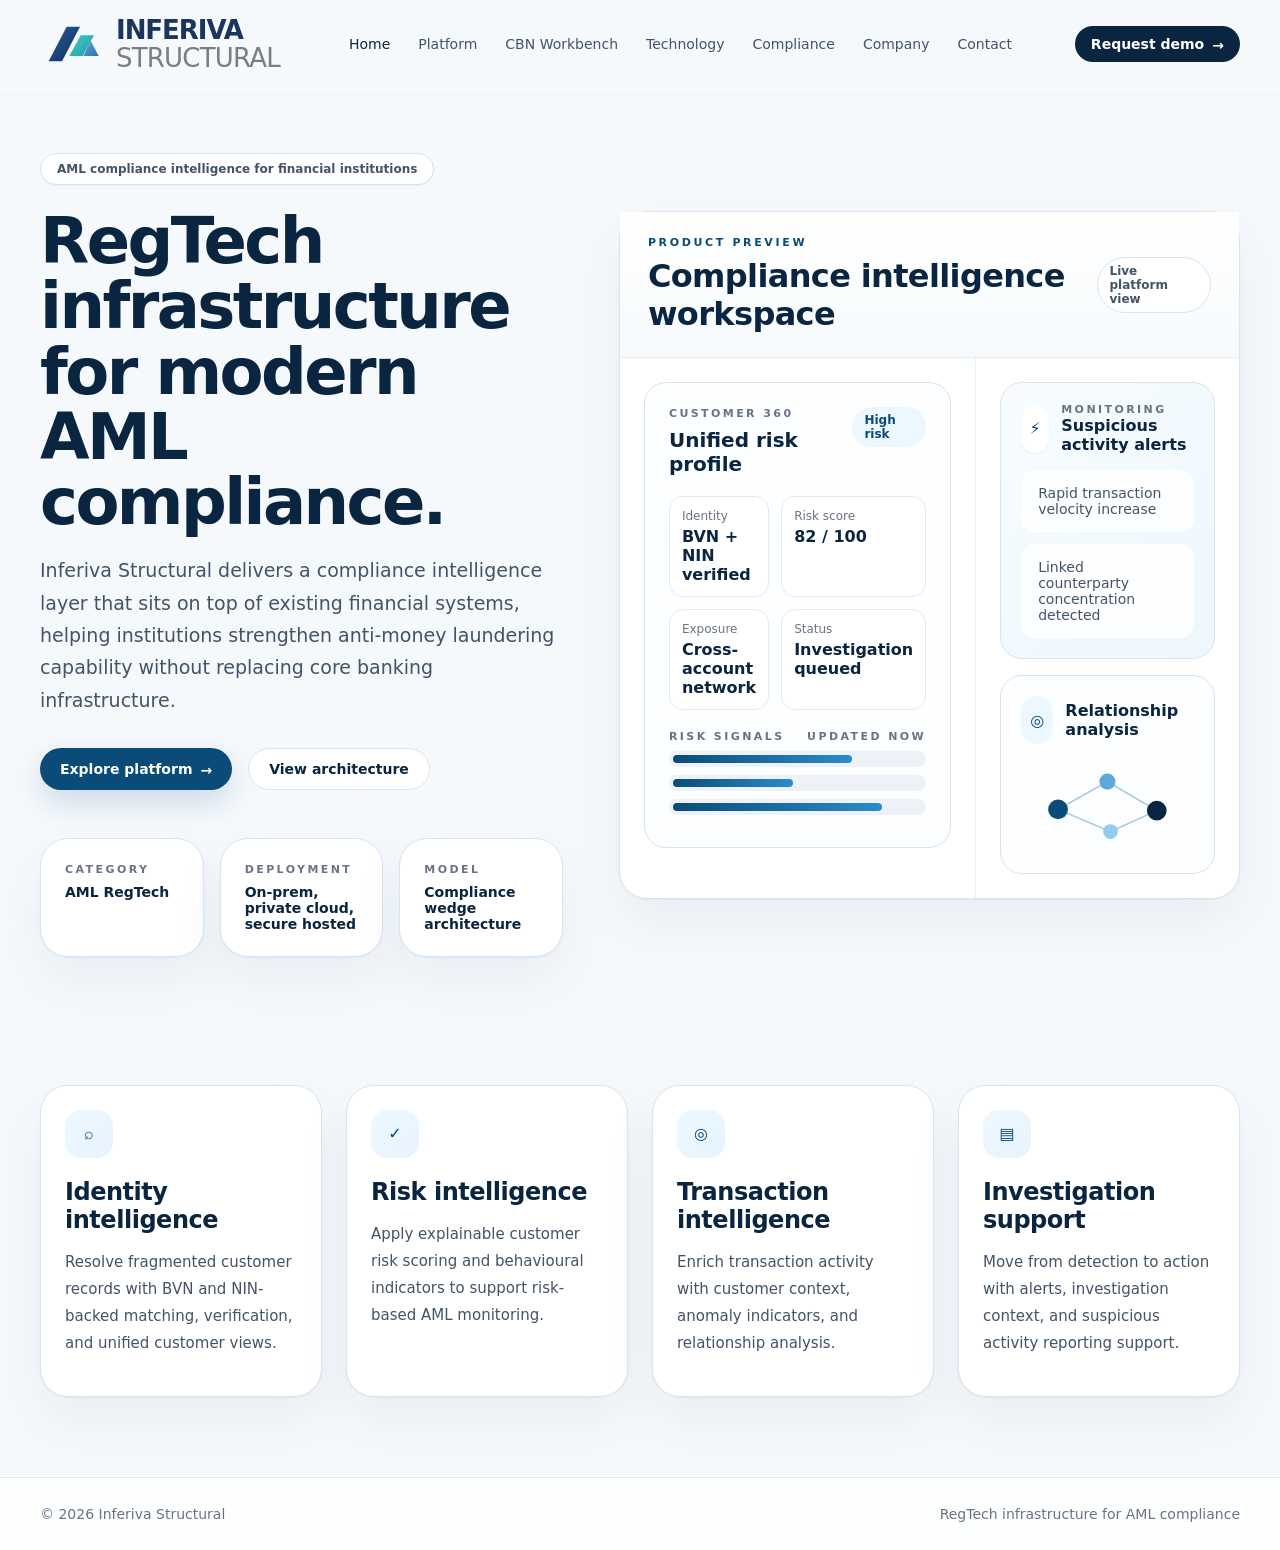
<file: inferiva_structural_formsubmit_updated.html>
<!DOCTYPE html>
<html lang="en">
<head>
  <meta charset="UTF-8" />
  <meta name="viewport" content="width=device-width, initial-scale=1.0" />
  <title>Inferiva Structural — RegTech Infrastructure</title>
  <meta name="description" content="Inferiva Structural delivers AML compliance intelligence for financial institutions." />
  <style>
    :root{
      --bg:#F6F9FC;
      --panel:#FFFFFF;
      --panel-soft:#FCFEFF;
      --text:#0A2540;
      --muted:#425466;
      --subtle:#697386;
      --line:#D8E4EE;
      --line-2:#E2EAF1;
      --blue:#0A4B78;
      --navy:#0A2540;
      --blue-2:#2C8CC9;
      --teal:#47C7C3;
      --orange-bg:#FFF7ED;
      --orange:#9A4D00;
      --shadow:0 1px 2px rgba(16,24,40,.04),0 24px 54px rgba(12,74,120,.06);
      --shadow-hover:0 1px 2px rgba(16,24,40,.04),0 30px 70px rgba(12,74,120,.10);
      --radius:28px;
    }
    *{box-sizing:border-box}
    html,body{margin:0;padding:0;background:var(--bg);color:var(--text);font-family:Inter, ui-sans-serif, system-ui, -apple-system, Segoe UI, Roboto, Arial, sans-serif}
    body{min-height:100vh}
    a{text-decoration:none;color:inherit}
    button{font:inherit}
    .top-bg{position:fixed;inset:0 0 auto 0;height:520px;z-index:-1;background:linear-gradient(180deg,#FFF 0%,var(--bg) 70%,var(--bg) 100%)}
    .container{max-width:1200px;margin:0 auto;padding:0 24px}
    .header{position:sticky;top:0;z-index:50;border-bottom:1px solid rgba(255,255,255,.6);background:rgba(246,249,252,.88);backdrop-filter:blur(16px)}
    .header-inner{display:flex;align-items:center;justify-content:space-between;padding:16px 0;gap:20px}
    .brand-btn,.nav-btn,.cta-btn,.pill-btn,.link-btn{border:0;background:none;cursor:pointer}
    .brand-btn{text-align:left}
    .brand{display:flex;align-items:center;gap:10px}
    .brand svg{height:40px;width:auto;display:block}
    .brand-text{line-height:1}
    .brand-text .top{font-weight:700;letter-spacing:-.04em;font-size:26px;color:#1B355D}
    .brand-text .bottom{margin-top:2px;font-weight:400;letter-spacing:-.03em;font-size:26px;color:#7A7D84}
    .nav{display:flex;align-items:center;gap:28px}
    .nav-btn{color:var(--muted);font-size:14px;font-weight:500;padding:4px 0}
    .nav-btn.active,.nav-btn:hover{color:var(--text)}
    .cta-btn{display:inline-flex;align-items:center;gap:8px;border-radius:999px;background:var(--navy);color:#fff;padding:10px 16px;font-size:14px;font-weight:600}
    .page{display:none}
    .page.active{display:block}
    .section{padding:64px 0 80px}
    .hero{padding:64px 0 96px}
    .grid-2{display:grid;grid-template-columns:1.02fr .98fr;gap:56px;align-items:center}
    .grid-3{display:grid;grid-template-columns:repeat(3,1fr);gap:24px}
    .grid-4{display:grid;grid-template-columns:repeat(4,1fr);gap:24px}
    .cards-2{display:grid;grid-template-columns:repeat(2,1fr);gap:24px}
    .cards-2-wide{display:grid;grid-template-columns:.9fr 1.1fr;gap:40px}
    .cards-2-tech{display:grid;grid-template-columns:.95fr 1.05fr;gap:40px}
    .label{font-size:11px;font-weight:700;text-transform:uppercase;letter-spacing:.24em;color:var(--blue)}
    h1,h2,h3{margin:0}
    .hero h1,.page-head h1{font-size:64px;line-height:1.02;letter-spacing:-.04em;font-weight:600}
    .hero p,.page-head p{font-size:19px;line-height:1.7;color:var(--muted)}
    .page-head{max-width:800px}
    .page-head p{font-size:18px}
    .hero-tag{display:inline-flex;border:1px solid var(--line);background:#fff;border-radius:999px;padding:8px 16px;font-size:12px;font-weight:600;color:var(--muted);box-shadow:0 1px 1px rgba(16,24,40,.05);margin-bottom:24px}
    .actions{display:flex;gap:16px;flex-wrap:wrap;margin-top:32px}
    .pill-btn{display:inline-flex;align-items:center;gap:8px;border-radius:999px;padding:12px 20px;font-size:14px;font-weight:600}
    .pill-primary{background:var(--blue);color:#fff;box-shadow:0 12px 30px rgba(10,75,120,.18)}
    .pill-secondary{background:#fff;border:1px solid var(--line);color:var(--text)}
    .stat-grid{display:grid;grid-template-columns:repeat(3,1fr);gap:16px;margin-top:48px}
    .card{border:1px solid var(--line);background:var(--panel);border-radius:var(--radius);box-shadow:var(--shadow)}
    .card.soft{background:var(--panel-soft)}
    .card.hover{transition:.3s ease}
    .card.hover:hover{transform:translateY(-2px);box-shadow:var(--shadow-hover)}
    .card-pad{padding:24px}
    .mini-label{font-size:11px;font-weight:700;text-transform:uppercase;letter-spacing:.22em;color:var(--subtle)}
    .muted{color:var(--muted)}
    .subtle{color:var(--subtle)}
    .hero-mockup-header{padding:24px 28px;border-bottom:1px solid #E5EEF5;background:linear-gradient(180deg,#FFFFFF 0%,#F6FAFD 100%)}
    .hero-mockup-grid{display:grid;grid-template-columns:1.05fr .95fr}
    .split-left{padding:24px;border-right:1px solid #E5EEF5}
    .split-right{padding:24px}
    .badge{display:inline-flex;border-radius:999px;padding:6px 12px;font-size:12px;font-weight:700}
    .badge-blue{background:#ECF7FF;color:var(--blue)}
    .badge-white{border:1px solid var(--line);background:#fff;color:var(--muted)}
    .badge-orange{border:1px solid var(--line);background:var(--orange-bg);color:var(--orange)}
    .metric-grid{display:grid;grid-template-columns:repeat(2,1fr);gap:12px;margin-top:20px}
    .mini-box{border:1px solid var(--line-2);background:#fff;border-radius:14px;padding:12px}
    .risk-bars{margin-top:20px}
    .bar-wrap{background:#ECF2F8;border-radius:999px;padding:4px;margin-bottom:8px}
    .bar{height:8px;border-radius:999px;background:linear-gradient(90deg,var(--blue) 0%,var(--blue-2) 100%);width:0;transition:1s ease}
    .alert-box{border:1px solid var(--line);background:linear-gradient(135deg,#F7FCFF 0%,#EEF7FD 100%);border-radius:22px;padding:20px}
    .network-box{border:1px solid var(--line);background:var(--panel-soft);border-radius:22px;padding:20px}
    .center{display:flex;justify-content:center;align-items:center}
    .feature-grid{margin-top:32px}
    .icon-box{height:48px;width:48px;border-radius:16px;background:linear-gradient(135deg,#EEF8FF 0%,#E6F3FF 100%);display:flex;align-items:center;justify-content:center;color:var(--blue);transition:.3s ease}
    .feature-card:hover .icon-box{transform:scale(1.05)}
    .section-divider{border-top:1px solid var(--line-2)}
    .list-stack{display:grid;gap:16px}
    .list-item{display:flex;gap:16px;border:1px solid var(--line-2);background:var(--panel-soft);border-radius:20px;padding:20px}
    .num{height:36px;width:36px;border-radius:999px;background:var(--navy);color:#fff;display:flex;align-items:center;justify-content:center;font-size:14px;font-weight:700;flex:0 0 auto}
    .arch-header{padding:24px 28px;border-bottom:1px solid #E5EEF5;background:linear-gradient(180deg,#FFF 0%,#F6FAFD 100%)}
    .arch-inner{padding:28px}
    .stack-col{display:grid;gap:12px}
    .stack-box{border:1px solid var(--line-2);background:#fff;border-radius:14px;padding:14px 16px}
    .stack-box.blue{border-color:#B8D7EA;background:linear-gradient(135deg,#EEF8FF 0%,#E6F3FF 100%)}
    .table{overflow:hidden}
    .table-head,.table-row{display:grid;grid-template-columns:1fr 1fr}
    .table-head{background:var(--panel-soft);border-bottom:1px solid var(--line-2);font-size:14px;font-weight:700}
    .table-head > div,.table-row > div{padding:18px 24px}
    .table-row:not(:last-child){border-bottom:1px solid var(--line-2)}
    .table-row > div:nth-child(2),.table-head > div:nth-child(2){border-left:1px solid var(--line-2)}
    .footer{border-top:1px solid var(--line-2);background:rgba(255,255,255,.8)}
    .footer-inner{display:flex;justify-content:space-between;gap:12px;padding:28px 0;color:var(--subtle);font-size:14px}
    .contact-grid{display:grid;grid-template-columns:.96fr 1.04fr}
    .contact-left{padding:32px;border-right:1px solid var(--line-2);background:linear-gradient(180deg,#FFF 0%,#F7FBFF 100%)}
    .contact-right{padding:32px}
    .form-grid{display:grid;gap:16px;margin-top:24px}
    input,textarea{width:100%;border:1px solid var(--line);background:#FDFEFF;border-radius:16px;padding:14px 16px;font:inherit;color:var(--text)}
    textarea{min-height:132px;resize:vertical}
    .submit-btn{display:inline-flex;justify-content:center;align-items:center;gap:8px;border:0;border-radius:999px;background:var(--blue);color:#fff;padding:12px 20px;font-size:14px;font-weight:600;box-shadow:0 12px 30px rgba(10,75,120,.18);cursor:pointer}
    .contact-note{margin-top:12px;font-size:13px;color:var(--subtle)}
    .arrow{display:inline-block;transform:translateY(1px)}
    .hide-mobile{display:flex}
    .workbench-grid{display:grid;grid-template-columns:1.02fr .98fr;gap:32px}
    .three-grid{display:grid;grid-template-columns:repeat(3,1fr);gap:24px}
    .fade{opacity:0;transform:translateY(18px);transition:opacity .55s ease, transform .55s ease}
    .fade.show{opacity:1;transform:none}
    .network-svg circle,.network-svg line{transition:opacity .6s ease, transform .6s ease, stroke-dashoffset .8s ease}
    .logo-contact{margin-bottom:20px}
    @media (max-width: 1100px){
      .grid-2,.cards-2-wide,.cards-2-tech,.workbench-grid,.contact-grid,.hero-mockup-grid{grid-template-columns:1fr}
      .split-left{border-right:0;border-bottom:1px solid #E5EEF5}
      .contact-left{border-right:0;border-bottom:1px solid var(--line-2)}
      .grid-4{grid-template-columns:repeat(2,1fr)}
      .grid-3,.three-grid{grid-template-columns:1fr}
      .table-head,.table-row{grid-template-columns:1fr}
      .table-row > div:nth-child(2),.table-head > div:nth-child(2){border-left:0;border-top:1px solid var(--line-2)}
    }
    @media (max-width: 820px){
      .nav{display:none}
      .hero h1,.page-head h1{font-size:42px}
      .grid-4,.cards-2,.stat-grid{grid-template-columns:1fr}
      .container{padding:0 18px}
      .section,.hero{padding-top:42px;padding-bottom:56px}
      .hide-mobile{display:none}
      .header-inner{padding:12px 0}
      .brand svg{height:32px}
      .brand-text .top,.brand-text .bottom{font-size:20px}
    }
  </style>
</head>
<body>
  <div class="top-bg"></div>
  <header class="header">
    <div class="container header-inner">
      <button class="brand-btn" data-page="home" aria-label="Inferiva Structural home">
        <div class="brand">
          <svg viewBox="0 0 180 120" aria-hidden="true">
            <defs>
              <linearGradient id="inferivaNavy" x1="0" y1="0" x2="1" y2="1">
                <stop offset="0%" stop-color="#255E9E" />
                <stop offset="100%" stop-color="#112E57" />
              </linearGradient>
              <linearGradient id="inferivaTeal" x1="0" y1="0" x2="1" y2="1">
                <stop offset="0%" stop-color="#47C7C3" />
                <stop offset="100%" stop-color="#1F9EA9" />
              </linearGradient>
              <linearGradient id="inferivaBlue" x1="0" y1="0" x2="1" y2="1">
                <stop offset="0%" stop-color="#6BA5CF" />
                <stop offset="100%" stop-color="#2375B7" />
              </linearGradient>
            </defs>
            <polygon points="8,112 62,8 102,8 48,112" fill="url(#inferivaNavy)"></polygon>
            <polygon points="70,96 104,34 144,34 110,96" fill="url(#inferivaTeal)"></polygon>
            <polygon points="112,96 134,50 158,96" fill="url(#inferivaBlue)"></polygon>
          </svg>
          <div class="brand-text">
            <div class="top">INFERIVA</div>
            <div class="bottom">STRUCTURAL</div>
          </div>
        </div>
      </button>

      <nav class="nav" id="nav"></nav>

      <button class="cta-btn" data-page="contact" data-demo="General platform demo">Request demo <span class="arrow">→</span></button>
    </div>
  </header>

  <main>
    <section class="page active" id="page-home">
      <div class="container hero">
        <div class="grid-2">
          <div class="fade">
            <div class="hero-tag">AML compliance intelligence for financial institutions</div>
            <h1>RegTech infrastructure for modern AML compliance.</h1>
            <p>Inferiva Structural delivers a compliance intelligence layer that sits on top of existing financial systems, helping institutions strengthen anti-money laundering capability without replacing core banking infrastructure.</p>
            <div class="actions">
              <button class="pill-btn pill-primary" data-page="platform">Explore platform <span class="arrow">→</span></button>
              <button class="pill-btn pill-secondary" data-page="technology">View architecture</button>
            </div>
            <div class="stat-grid">
              <div class="card card-pad fade">
                <div class="mini-label">Category</div>
                <div style="margin-top:8px;font-size:14px;font-weight:700">AML RegTech</div>
              </div>
              <div class="card card-pad fade">
                <div class="mini-label">Deployment</div>
                <div style="margin-top:8px;font-size:14px;font-weight:700">On-prem, private cloud, secure hosted</div>
              </div>
              <div class="card card-pad fade">
                <div class="mini-label">Model</div>
                <div style="margin-top:8px;font-size:14px;font-weight:700">Compliance wedge architecture</div>
              </div>
            </div>
          </div>

          <div class="fade">
            <div class="card hero-mockup">
              <div class="hero-mockup-header">
                <div style="display:flex;align-items:center;justify-content:space-between;gap:16px">
                  <div>
                    <div class="label">Product preview</div>
                    <div style="margin-top:8px;font-size:32px;font-weight:600;letter-spacing:-.02em">Compliance intelligence workspace</div>
                  </div>
                  <div class="badge badge-white hide-mobile">Live platform view</div>
                </div>
              </div>
              <div class="hero-mockup-grid">
                <div class="split-left">
                  <div class="card soft card-pad" style="border-radius:22px;box-shadow:none">
                    <div style="display:flex;align-items:flex-start;justify-content:space-between;gap:12px">
                      <div>
                        <div class="mini-label">Customer 360</div>
                        <div style="margin-top:8px;font-size:20px;font-weight:600">Unified risk profile</div>
                      </div>
                      <div class="badge badge-blue">High risk</div>
                    </div>
                    <div class="metric-grid">
                      <div class="mini-box"><div class="subtle" style="font-size:12px">Identity</div><div style="margin-top:4px;font-weight:700">BVN + NIN verified</div></div>
                      <div class="mini-box"><div class="subtle" style="font-size:12px">Risk score</div><div style="margin-top:4px;font-weight:700">82 / 100</div></div>
                      <div class="mini-box"><div class="subtle" style="font-size:12px">Exposure</div><div style="margin-top:4px;font-weight:700">Cross-account network</div></div>
                      <div class="mini-box"><div class="subtle" style="font-size:12px">Status</div><div style="margin-top:4px;font-weight:700">Investigation queued</div></div>
                    </div>
                    <div class="risk-bars">
                      <div style="display:flex;align-items:center;justify-content:space-between;margin-bottom:8px" class="mini-label"><span>Risk signals</span><span>Updated now</span></div>
                      <div class="bar-wrap"><div class="bar" data-width="72"></div></div>
                      <div class="bar-wrap"><div class="bar" data-width="48"></div></div>
                      <div class="bar-wrap"><div class="bar" data-width="84"></div></div>
                    </div>
                  </div>
                </div>
                <div class="split-right">
                  <div style="display:grid;gap:16px">
                    <div class="alert-box">
                      <div style="display:flex;align-items:center;gap:12px">
                        <div class="icon-box" style="background:#fff;box-shadow:0 1px 2px rgba(16,24,40,.06)">⚡</div>
                        <div>
                          <div class="mini-label">Monitoring</div>
                          <div style="font-weight:700">Suspicious activity alerts</div>
                        </div>
                      </div>
                      <div style="margin-top:16px;display:grid;gap:12px;font-size:14px;color:var(--muted)">
                        <div class="stack-box" style="border-color:rgba(255,255,255,.7);background:rgba(255,255,255,.8)">Rapid transaction velocity increase</div>
                        <div class="stack-box" style="border-color:rgba(255,255,255,.7);background:rgba(255,255,255,.8)">Linked counterparty concentration detected</div>
                      </div>
                    </div>

                    <div class="network-box">
                      <div style="display:flex;align-items:center;gap:12px">
                        <div class="icon-box" style="background:#ECF7FF">◎</div>
                        <div style="font-weight:700">Relationship analysis</div>
                      </div>
                      <div class="center" style="margin-top:16px">
                        <svg viewBox="0 0 280 150" class="network-svg" style="width:100%;max-width:280px">
                          <line x1="60" y1="80" x2="140" y2="35" stroke="#9FC7DF" stroke-width="2.5" stroke-dasharray="120" stroke-dashoffset="120"></line>
                          <line x1="140" y1="35" x2="220" y2="82" stroke="#9FC7DF" stroke-width="2.5" stroke-dasharray="120" stroke-dashoffset="120"></line>
                          <line x1="60" y1="80" x2="145" y2="116" stroke="#9FC7DF" stroke-width="2.5" stroke-dasharray="120" stroke-dashoffset="120"></line>
                          <line x1="145" y1="116" x2="220" y2="82" stroke="#9FC7DF" stroke-width="2.5" stroke-dasharray="120" stroke-dashoffset="120"></line>
                          <circle cx="60" cy="80" r="16" fill="#0A4B78" style="opacity:0;transform-origin:center"></circle>
                          <circle cx="140" cy="35" r="13" fill="#5BA9D8" style="opacity:0;transform-origin:center"></circle>
                          <circle cx="220" cy="82" r="16" fill="#0A2540" style="opacity:0;transform-origin:center"></circle>
                          <circle cx="145" cy="116" r="12" fill="#94CBEA" style="opacity:0;transform-origin:center"></circle>
                        </svg>
                      </div>
                    </div>
                  </div>
                </div>
              </div>
            </div>
          </div>
       </div>
      </div>

      <div class="container section" style="padding-top:0">
        <div class="grid-4 feature-grid">
          <div class="card hover card-pad feature-card fade">
            <div class="icon-box">⌕</div>
            <h3 style="margin-top:20px;font-size:24px;letter-spacing:-.02em">Identity intelligence</h3>
            <p class="muted" style="font-size:15px;line-height:1.8">Resolve fragmented customer records with BVN and NIN-backed matching, verification, and unified customer views.</p>
          </div>
          <div class="card hover card-pad feature-card fade">
            <div class="icon-box">✓</div>
            <h3 style="margin-top:20px;font-size:24px;letter-spacing:-.02em">Risk intelligence</h3>
            <p class="muted" style="font-size:15px;line-height:1.8">Apply explainable customer risk scoring and behavioural indicators to support risk-based AML monitoring.</p>
          </div>
          <div class="card hover card-pad feature-card fade">
            <div class="icon-box">◎</div>
            <h3 style="margin-top:20px;font-size:24px;letter-spacing:-.02em">Transaction intelligence</h3>
            <p class="muted" style="font-size:15px;line-height:1.8">Enrich transaction activity with customer context, anomaly indicators, and relationship analysis.</p>
          </div>
          <div class="card hover card-pad feature-card fade">
            <div class="icon-box">▤</div>
            <h3 style="margin-top:20px;font-size:24px;letter-spacing:-.02em">Investigation support</h3>
            <p class="muted" style="font-size:15px;line-height:1.8">Move from detection to action with alerts, investigation context, and suspicious activity reporting support.</p>
          </div>
        </div>
      </div>
    </section>

    <section class="page" id="page-platform">
      <div class="container section">
        <div class="page-head fade">
          <div class="label">Platform</div>
          <h1 style="margin-top:12px">Compliance intelligence structured as a working platform.</h1>
          <p>Inferiva Structural is built for institutions that need stronger AML capability, clearer customer risk visibility, and better investigative context while continuing to operate within existing financial systems.</p>
        </div>
        <div class="cards-2" style="margin-top:48px">
          <div class="card hover card-pad fade"><div class="icon-box">⌕</div><h2 style="margin-top:20px;font-size:30px">Identity intelligence</h2><p class="muted" style="font-size:15px;line-height:1.8">Resolve fragmented customer records with BVN and NIN-backed matching, verification, and unified customer views.</p></div>
          <div class="card hover card-pad fade"><div class="icon-box">✓</div><h2 style="margin-top:20px;font-size:30px">Risk intelligence</h2><p class="muted" style="font-size:15px;line-height:1.8">Apply explainable customer risk scoring and behavioural indicators to support risk-based AML monitoring.</p></div>
          <div class="card hover card-pad fade"><div class="icon-box">◎</div><h2 style="margin-top:20px;font-size:30px">Transaction intelligence</h2><p class="muted" style="font-size:15px;line-height:1.8">Enrich transaction activity with customer context, anomaly indicators, and relationship analysis.</p></div>
          <div class="card hover card-pad fade"><div class="icon-box">▤</div><h2 style="margin-top:20px;font-size:30px">Investigation support</h2><p class="muted" style="font-size:15px;line-height:1.8">Move from detection to action with alerts, investigation context, and suspicious activity reporting support.</p></div>
        </div>

        <div class="cards-2-wide" style="margin-top:48px">
          <div class="card card-pad fade">
            <div class="label">Who it serves</div>
            <div style="display:grid;gap:16px;margin-top:24px">
              <div class="stack-box" style="display:flex;align-items:center;gap:16px"><div class="icon-box">🏦</div><div style="font-weight:700">Tier-2 commercial banks</div></div>
              <div class="stack-box" style="display:flex;align-items:center;gap:16px"><div class="icon-box">🏢</div><div style="font-weight:700">Microfinance banks</div></div>
              <div class="stack-box" style="display:flex;align-items:center;gap:16px"><div class="icon-box">💳</div><div style="font-weight:700">Fintech lenders</div></div>
              <div class="stack-box" style="display:flex;align-items:center;gap:16px"><div class="icon-box">▦</div><div style="font-weight:700">Payment service providers</div></div>
            </div>
          </div>
          <div class="card card-pad fade">
            <div class="label">Operating model</div>
            <h2 style="margin-top:14px;font-size:38px;letter-spacing:-.03em">Built to strengthen compliance without core replacement.</h2>
            <div class="list-stack" style="margin-top:24px">
              <div class="list-item"><div class="num">1</div><p class="muted" style="margin:0;font-size:15px;line-height:1.8">Integrates through existing exports, APIs, and scheduled synchronisation patterns.</p></div>
              <div class="list-item"><div class="num">2</div><p class="muted" style="margin:0;font-size:15px;line-height:1.8">Surfaces customer risk, transaction signals, and relationship context in a structured operational layer.</p></div>
              <div class="list-item"><div class="num">3</div><p class="muted" style="margin:0;font-size:15px;line-height:1.8">Supports investigation and reporting workflows without forcing large-scale systems transformation.</p></div>
            </div>
            <button class="pill-btn pill-primary" data-page="contact" data-demo="General platform demo" style="margin-top:24px">Discuss deployment fit <span class="arrow">→</span></button>
          </div>
        </div>
      </div>
    </section>

    <section class="page" id="page-workbench">
      <div class="container section">
        <div class="page-head fade">
          <div class="label">CBN Workbench</div>
          <h1 style="margin-top:12px">A deadline-ready CBN baseline readiness workbench.</h1>
          <p>Inferiva Structural includes a dedicated Compliance Workbench designed to capture the mandated information required for CBN submission, assess current state, evidence controls, generate gap analysis, and produce a roadmap ahead of the June 10 deadline.</p>
        </div>

        <div class="workbench-grid" style="margin-top:48px">
          <div class="card fade">
            <div class="hero-mockup-header">
              <div style="display:flex;align-items:center;justify-content:space-between;gap:16px">
                <div>
                  <div class="label">Offering</div>
                  <div style="margin-top:8px;font-size:32px;font-weight:600;letter-spacing:-.02em">CBN Baseline Readiness Workbench</div>
                </div>
                <div class="badge badge-orange">June 10 deadline</div>
              </div>
            </div>
            <div class="hero-mockup-grid">
              <div class="split-left">
                <div class="card soft card-pad" style="border-radius:22px;box-shadow:none">
                  <div class="mini-label">What it does</div>
                  <div style="margin-top:16px;display:grid;gap:12px" class="muted">
                    <div>Captures institution profile, governance, system scope, customer segments, and technology strategy.</div>
                    <div>Scores baseline controls across AML solution coverage, CDD/KYC/KYB, sanctions and PEP screening, transaction monitoring, case management, reporting, security, and integration.</div>
                    <div>Produces readiness scores, evidence coverage, gap summaries, immediate actions, and phased implementation roadmap outputs.</div>
                  </div>
                </div>
              </div>
              <div class="split-right">
                <div style="display:grid;gap:16px">
                  <div class="alert-box">
                    <div style="display:flex;align-items:center;gap:12px">
                      <div class="icon-box" style="background:#fff;box-shadow:0 1px 2px rgba(16,24,40,.06)">✦</div>
                      <div style="font-weight:700">Presentation-grade workflow</div>
                    </div>
                    <div class="muted" style="margin-top:12px;font-size:14px;line-height:1.8">Guided assessment flow, secure access, local draft saves, report preview, and exportable deliverables for deadline-driven submission cycles.</div>
                  </div>
                  <div class="network-box">
                    <div style="display:flex;align-items:center;gap:12px">
                      <div class="icon-box" style="background:#ECF7FF">🔒</div>
                      <div style="font-weight:700">Mandated data capture</div>
                    </div>
                    <div class="muted" style="margin-top:12px;font-size:14px;line-height:1.8">Supports roadmap deadlines, tracked progress, accountable owners, evidence gathering, and implementation-governance workflows.</div>
                  </div>
                </div>
              </div>
            </div>
          </div>

          <div class="card card-pad fade">
            <div class="label">Key outcomes</div>
            <div style="display:grid;gap:16px;margin-top:20px">
              <div class="list-item"><div class="icon-box">✓</div><div><div style="font-size:22px;font-weight:600">Assessment engine</div><p class="muted" style="margin:8px 0 0;font-size:15px;line-height:1.8">Map controls to guideline requirements, capture evidence, score maturity, and maintain an auditable baseline readiness record.</p></div></div>
              <div class="list-item"><div class="icon-box">▥</div><div><div style="font-size:22px;font-weight:600">Readiness analytics</div><p class="muted" style="margin:8px 0 0;font-size:15px;line-height:1.8">Generate readiness scores, evidence coverage views, gap summaries, phased remediation plans, and immediate action lists.</p></div></div>
              <div class="list-item"><div class="icon-box">▤</div><div><div style="font-size:22px;font-weight:600">Submission workbench</div><p class="muted" style="margin:8px 0 0;font-size:15px;line-height:1.8">Prepare the mandated information pack, preview branded outputs, and export working papers and reports for deadline-driven submission cycles.</p></div></div>
            </div>
            <button class="pill-btn pill-primary" data-page="contact" data-demo="CBN Workbench demo" style="margin-top:24px">Request workbench demo <span class="arrow">→</span></button>
          </div>
        </div>

        <div class="three-grid" style="margin-top:48px">
          <div class="card card-pad fade">
            <div class="label">Included modules</div>
            <div style="display:grid;gap:12px;margin-top:16px" class="muted">
              <div>Institution profile and scope inventory</div>
              <div>Control scoring and evidence capture</div>
              <div>Governance and technology strategy capture</div>
              <div>Results analytics and readiness scoring</div>
              <div>Report preview and export pack</div>
            </div>
          </div>
          <div class="card card-pad fade">
            <div class="label">Control coverage</div>
            <div style="display:grid;gap:12px;margin-top:16px" class="muted">
              <div>AML solution coverage</div>
              <div>CDD / KYC / KYB</div>
              <div>Sanctions / PEP screening</div>
              <div>Risk assessment and transaction monitoring</div>
              <div>Case management, reporting, audit, security, and integration</div>
            </div>
          </div>
          <div class="card card-pad fade">
            <div class="label">Best fit</div>
            <div style="display:grid;gap:12px;margin-top:16px" class="muted">
              <div>Banks and financial institutions needing a structured CBN readiness submission workflow</div>
              <div>Institutions that need auditable evidence gathering and gap remediation planning</div>
              <div>Programmes operating against the June 10 submission deadline</div>
            </div>
          </div>
        </div>
      </div>
    </section>

    <section class="page" id="page-technology">
      <div class="container section">
        <div class="page-head fade">
          <div class="label">Technology</div>
          <h1 style="margin-top:12px">Modular architecture for controlled financial environments.</h1>
          <p>The platform connects to existing financial systems through secure exports, APIs, or scheduled synchronisation, then applies identity resolution, risk scoring, transaction enrichment, and investigation support through modular services.</p>
        </div>

        <div class="grid-3" style="margin-top:48px">
          <div class="card hover card-pad fade"><div class="icon-box">◫</div><h2 style="margin-top:20px;font-size:30px">Integration layer</h2><p class="muted" style="font-size:15px;line-height:1.8">Connect through APIs, scheduled exports, and secure ingestion pipelines from core banking and adjacent systems.</p></div>
          <div class="card hover card-pad fade"><div class="icon-box">↺</div><h2 style="margin-top:20px;font-size:30px">Modular services</h2><p class="muted" style="font-size:15px;line-height:1.8">Identity, risk, enrichment, alerting, and reporting services are structured to fit controlled banking environments.</p></div>
          <div class="card hover card-pad fade"><div class="icon-box">◎</div><h2 style="margin-top:20px;font-size:30px">Flexible deployment</h2><p class="muted" style="font-size:15px;line-height:1.8">Deploy on-premise, in private cloud, or in secure hosted environments depending on data-governance posture.</p></div>
        </div>

        <div class="cards-2-tech" style="margin-top:48px">
          <div class="card card-pad fade">
            <div class="label">Deployment</div>
            <div style="display:grid;gap:12px;margin-top:20px;font-size:15px;line-height:1.8" class="muted">
              <div>On-premise deployment for institutions requiring ring-fenced environments and data residency control.</div>
              <div>Private cloud deployment for organisations that want modern infrastructure within institution-controlled estates.</div>
              <div>Secure hosted deployment for smaller institutions with lighter internal infrastructure footprints.</div>
            </div>
            <div class="grid-3" style="margin-top:24px">
              <div class="mini-box" style="text-align:center"><div class="icon-box" style="margin:0 auto">🔒</div><div style="margin-top:12px;font-weight:700;font-size:14px">Data control</div></div>
              <div class="mini-box" style="text-align:center"><div class="icon-box" style="margin:0 auto">✦</div><div style="margin-top:12px;font-weight:700;font-size:14px">Operational fit</div></div>
              <div class="mini-box" style="text-align:center"><div class="icon-box" style="margin:0 auto">▥</div><div style="margin-top:12px;font-weight:700;font-size:14px">Scalable design</div></div>
            </div>
          </div>

          <div class="card fade">
            <div class="arch-header">
              <div class="label">Visual architecture</div>
              <div style="margin-top:8px;font-size:32px;font-weight:600;letter-spacing:-.02em">How Inferiva sits in the stack</div>
            </div>
            <div class="arch-inner">
              <div class="grid-3" style="align-items:center">
                <div class="card soft card-pad" style="box-shadow:none">
                  <div class="mini-label">Input layer</div>
                  <div class="stack-col" style="margin-top:14px">
                    <div class="stack-box">Core banking</div>
                    <div class="stack-box">KYC & customer records</div>
                    <div class="stack-box">Payments & transaction feeds</div>
                  </div>
                </div>
                <div class="stack-box blue">
                  <div class="mini-label" style="color:var(--blue)">Inferiva structural</div>
                  <div class="stack-col" style="margin-top:14px">
                    <div class="stack-box" style="background:rgba(255,255,255,.8)">Identity resolution</div>
                    <div class="stack-box" style="background:rgba(255,255,255,.8)">Risk scoring</div>
                    <div class="stack-box" style="background:rgba(255,255,255,.8)">Transaction enrichment</div>
                    <div class="stack-box" style="background:rgba(255,255,255,.8)">Network analysis</div>
                    <div class="stack-box" style="background:rgba(255,255,255,.8)">Alert generation</div>
                    <div class="stack-box" style="background:rgba(255,255,255,.8)">SAR support</div>
                  </div>
                </div>
                <div class="card soft card-pad" style="box-shadow:none">
                  <div class="mini-label">Outcome layer</div>
                  <div class="stack-col" style="margin-top:14px">
                    <div class="stack-box">Compliance review</div>
                    <div class="stack-box">Investigation context</div>
                    <div class="stack-box">Reporting preparation</div>
                  </div>
                </div>
              </div>
            </div>
          </div>
        </div>
      </div>
    </section>

    <section class="page" id="page-compliance">
      <div class="container section">
        <div class="page-head fade">
          <div class="label">Compliance</div>
          <h1 style="margin-top:12px">Designed to support AML compliance operations.</h1>
          <p>Inferiva Structural is built to support customer risk assessment, suspicious activity detection, investigation readiness, and reporting preparation within existing financial institution workflows.</p>
        </div>

        <div class="card table fade" style="margin-top:48px">
          <div class="table-head">
            <div>Compliance expectation</div>
            <div>Inferiva capability</div>
          </div>
          <div class="table-row"><div>Customer risk profiling</div><div>Explainable risk scoring engine</div></div>
          <div class="table-row"><div>Identity assurance</div><div>BVN and NIN verification workflows</div></div>
          <div class="table-row"><div>Suspicious activity detection</div><div>Transaction intelligence and anomaly indicators</div></div>
          <div class="table-row"><div>Relationship visibility</div><div>Network and circular flow analysis</div></div>
          <div class="table-row"><div>Investigation support</div><div>Alert views and structured case context</div></div>
          <div class="table-row"><div>SAR preparation</div><div>Structured suspicious activity reporting support</div></div>
        </div>

        <div class="grid-3" style="margin-top:48px">
          <div class="card card-pad fade"><div class="num">1</div><p class="muted" style="margin:20px 0 0;font-size:15px;line-height:1.8">Customer risk visibility across fragmented financial records.</p></div>
          <div class="card card-pad fade"><div class="num">2</div><p class="muted" style="margin:20px 0 0;font-size:15px;line-height:1.8">Suspicious activity context through enriched transaction analysis.</p></div>
          <div class="card card-pad fade"><div class="num">3</div><p class="muted" style="margin:20px 0 0;font-size:15px;line-height:1.8">Stronger investigation support with alerts and structured reporting preparation.</p></div>
        </div>
      </div>
    </section>

    <section class="page" id="page-company">
      <div class="container section">
        <div class="cards-2-wide">
          <div class="card card-pad fade">
            <div class="label">Company</div>
            <h1 style="margin-top:12px">Building structural AML compliance infrastructure.</h1>
            <p class="muted" style="margin-top:24px;font-size:18px;line-height:1.8;max-width:760px">Inferiva Structural is a RegTech company focused on financial crime compliance infrastructure for financial institutions. We build the intelligence layer that helps organisations strengthen AML capability while working within existing banking environments.</p>
          </div>
          <div class="card card-pad fade">
            <div class="label">Positioning</div>
            <div style="margin-top:16px;font-size:32px;font-weight:600;letter-spacing:-.02em">Compliance intelligence, not system replacement.</div>
            <p class="muted" style="margin-top:16px;font-size:15px;line-height:1.8">Our model is designed to integrate, strengthen, and accelerate compliance operations without forcing institutions into large-scale core transformation projects.</p>
            <button class="pill-btn pill-primary" data-page="contact" data-demo="General enquiry" style="margin-top:24px">Speak with us <span class="arrow">→</span></button>
          </div>
        </div>
      </div>
    </section>

    <section class="page" id="page-contact">
      <div class="container section">
        <div class="card fade">
          <div class="contact-grid">
            <div class="contact-left">
              <div class="logo-contact">
                <div class="brand">
                  <svg viewBox="0 0 180 120" aria-hidden="true" style="height:48px">
                    <defs>
                      <linearGradient id="inferivaNavy2" x1="0" y1="0" x2="1" y2="1">
                        <stop offset="0%" stop-color="#255E9E" />
                        <stop offset="100%" stop-color="#112E57" />
                      </linearGradient>
                      <linearGradient id="inferivaTeal2" x1="0" y1="0" x2="1" y2="1">
                        <stop offset="0%" stop-color="#47C7C3" />
                        <stop offset="100%" stop-color="#1F9EA9" />
                      </linearGradient>
                      <linearGradient id="inferivaBlue2" x1="0" y1="0" x2="1" y2="1">
                        <stop offset="0%" stop-color="#6BA5CF" />
                        <stop offset="100%" stop-color="#2375B7" />
                      </linearGradient>
                    </defs>
                    <polygon points="8,112 62,8 102,8 48,112" fill="url(#inferivaNavy2)"></polygon>
                    <polygon points="70,96 104,34 144,34 110,96" fill="url(#inferivaTeal2)"></polygon>
                    <polygon points="112,96 134,50 158,96" fill="url(#inferivaBlue2)"></polygon>
                  </svg>
                  <div class="brand-text">
                    <div class="top" style="font-size:30px">INFERIVA</div>
                    <div class="bottom" style="font-size:30px">STRUCTURAL</div>
                  </div>
                </div>
              </div>
              <div class="label">Contact</div>
              <h1 style="margin-top:12px">Discuss your compliance architecture.</h1>
              <p class="muted" style="margin-top:20px;font-size:18px;line-height:1.8;max-width:580px">Speak with our team to explore deployment options, integration patterns, and how Inferiva Structural can support AML compliance operations in your environment.</p>
              <div style="margin-top:28px;display:grid;gap:10px;font-size:14px" class="muted">
                <div><strong style="color:var(--text)">Email:</strong> hello@inferivastructural.com</div>
                <div><strong style="color:var(--text)">Focus:</strong> AML compliance RegTech</div>
                <div><strong style="color:var(--text)">Deployment:</strong> On-prem, private cloud, secure hosted</div>
              </div>
            </div>
            <div class="contact-right">
              <h3 style="font-size:32px;letter-spacing:-.02em">Request a demo</h3>
              <form class="form-grid" action="https://formsubmit.co/dadeleye@yahoo.com" method="POST">
                <input type="text" name="name" placeholder="Full name" required />
                <input type="email" name="email" placeholder="Work email" required />
                <input type="text" name="institution" placeholder="Institution" required />
                <textarea name="message" placeholder="Tell us about your compliance environment" required></textarea>

                <!-- Demo routing -->
                <input type="hidden" name="demo_type" id="demoType" value="General platform demo" />

                <!-- FormSubmit settings -->
                <input type="hidden" name="_captcha" value="false" />
                <input type="hidden" name="_template" value="table" />
                <input type="hidden" name="_next" value="https://inferivastructural.com/thanks.html" />
                <input type="hidden" name="_subject" id="formSubject" value="New platform demo request — Inferiva Structural" />

                <button class="submit-btn" type="submit">Submit enquiry <span class="arrow">→</span></button>
                <div class="contact-note">We’ll use your work email to respond to your demo request.</div>
              </form>
            </div>
          </div>
        </div>
      </div>
    </section>
  </main>

  <footer class="footer">
    <div class="container footer-inner">
      <div>© 2026 Inferiva Structural</div>
      <div>RegTech infrastructure for AML compliance</div>
    </div>
  </footer>

  <script>
    const pages = ["home","platform","workbench","technology","compliance","company","contact"];
    const nav = document.getElementById("nav");
    pages.forEach((id) => {
      const labelMap = {
        home:"Home",
        platform:"Platform",
        workbench:"CBN Workbench",
        technology:"Technology",
        compliance:"Compliance",
        company:"Company",
        contact:"Contact"
      };
      const btn = document.createElement("button");
      btn.className = "nav-btn";
      btn.textContent = labelMap[id];
      btn.dataset.page = id;
      nav.appendChild(btn);
    });

    function setActivePage(page){
      pages.forEach((p) => {
        const pageEl = document.getElementById("page-" + p);
        if(pageEl) pageEl.classList.toggle("active", p === page);
      });
      document.querySelectorAll("[data-page]").forEach((el) => {
        if(el.classList.contains("nav-btn")) el.classList.toggle("active", el.dataset.page === page);
      });
      window.scrollTo({top:0, behavior:"smooth"});
      revealVisible();
      animatePage(page);
      history.replaceState(null, "", "#" + page);
    }

    function animatePage(page){
      document.querySelectorAll("#page-" + page + " .bar").forEach((bar) => {
        requestAnimationFrame(() => { bar.style.width = (bar.dataset.width || 0) + "%"; });
      });

      document.querySelectorAll("#page-" + page + " .network-svg line").forEach((line, i) => {
        setTimeout(() => { line.style.strokeDashoffset = "0"; }, i * 120);
      });
      document.querySelectorAll("#page-" + page + " .network-svg circle").forEach((c, i) => {
        setTimeout(() => { c.style.opacity = "1"; c.style.transform = "scale(1)"; }, i * 100);
      });
    }

    document.addEventListener("click", (e) => {
      const demoTarget = e.target.closest("[data-demo]");
      if(demoTarget){
        const demoType = document.getElementById("demoType");
        const formSubject = document.getElementById("formSubject");
        const selectedDemo = demoTarget.dataset.demo || "General platform demo";
        if(demoType) demoType.value = selectedDemo;
        if(formSubject) formSubject.value = selectedDemo === "CBN Workbench demo"
          ? "New CBN Workbench demo request — Inferiva Structural"
          : "New platform demo request — Inferiva Structural";
      }

      const target = e.target.closest("[data-page]");
      if(target){
        const page = target.dataset.page;
        if(page) setActivePage(page);
      }
    });

    const observer = new IntersectionObserver((entries) => {
      entries.forEach((entry) => {
        if(entry.isIntersecting) entry.target.classList.add("show");
      });
    }, { threshold: 0.12 });

    function revealVisible(){
      document.querySelectorAll(".fade").forEach((el) => observer.observe(el));
    }
    revealVisible();

    const initial = (location.hash || "#home").replace("#","");
    setActivePage(pages.includes(initial) ? initial : "home");


    const favicon = encodeURIComponent(`
      <svg xmlns='http://www.w3.org/2000/svg' viewBox='0 0 180 120'>
        <defs>
          <linearGradient id='n' x1='0' y1='0' x2='1' y2='1'>
            <stop offset='0%' stop-color='#255E9E'/><stop offset='100%' stop-color='#112E57'/>
          </linearGradient>
          <linearGradient id='t' x1='0' y1='0' x2='1' y2='1'>
            <stop offset='0%' stop-color='#47C7C3'/><stop offset='100%' stop-color='#1F9EA9'/>
          </linearGradient>
          <linearGradient id='b' x1='0' y1='0' x2='1' y2='1'>
            <stop offset='0%' stop-color='#6BA5CF'/><stop offset='100%' stop-color='#2375B7'/>
          </linearGradient>
        </defs>
        <polygon points='8,112 62,8 102,8 48,112' fill='url(#n)'/>
        <polygon points='70,96 104,34 144,34 110,96' fill='url(#t)'/>
        <polygon points='112,96 134,50 158,96' fill='url(#b)'/>
      </svg>
    `);
    const link = document.createElement("link");
    link.rel = "icon";
    link.href = "data:image/svg+xml," + favicon;
    document.head.appendChild(link);
  </script>
</body>
</html>
</file>
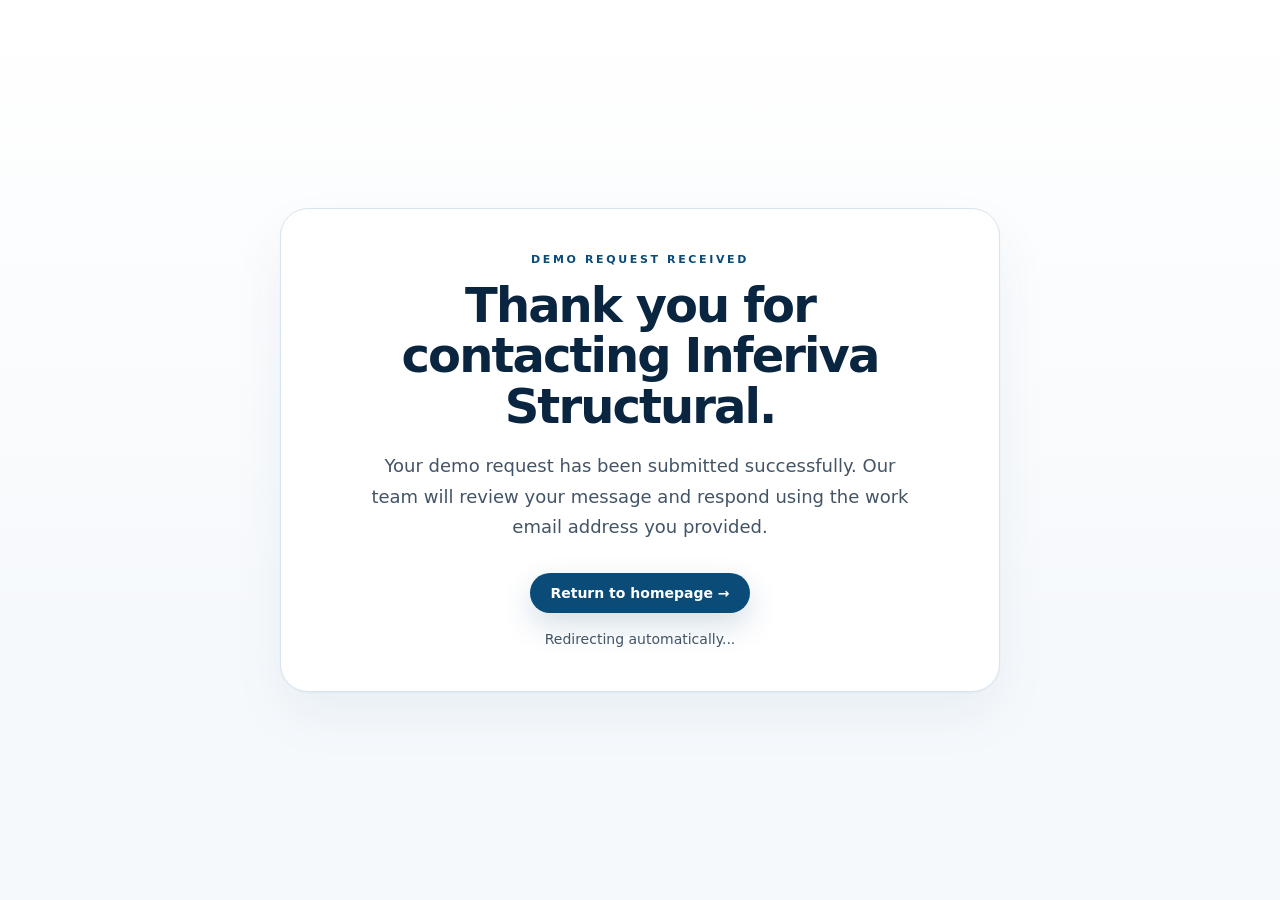
<file: thanks.html>
<!DOCTYPE html>
<html lang="en">
<head>
  <meta charset="UTF-8" />
  <meta name="viewport" content="width=device-width, initial-scale=1.0" />
  <title>Thank you — Inferiva Structural</title>
  <meta name="description" content="Thank you for requesting a demo from Inferiva Structural." />

  <!-- Auto redirect -->
  <meta http-equiv="refresh" content="3;url=https://inferivastructural.com/" />

  <style>
    :root{
      --bg:#F6F9FC;
      --panel:#FFFFFF;
      --text:#0A2540;
      --muted:#425466;
      --line:#D8E4EE;
      --blue:#0A4B78;
      --shadow:0 1px 2px rgba(16,24,40,.04),0 24px 54px rgba(12,74,120,.06);
      --radius:28px
    }

    *{box-sizing:border-box}

    body{
      margin:0;
      min-height:100vh;
      background:linear-gradient(180deg,#fff 0%,var(--bg) 70%);
      color:var(--text);
      font-family:Inter,ui-sans-serif,system-ui,-apple-system,Segoe UI,Roboto,Arial,sans-serif;
      display:flex;
      align-items:center;
      justify-content:center;
      padding:24px
    }

    .card{
      width:min(720px,100%);
      background:var(--panel);
      border:1px solid var(--line);
      border-radius:var(--radius);
      box-shadow:var(--shadow);
      padding:44px;
      text-align:center
    }

    .label{
      font-size:11px;
      font-weight:700;
      text-transform:uppercase;
      letter-spacing:.24em;
      color:var(--blue)
    }

    h1{
      margin:14px 0 0;
      font-size:48px;
      line-height:1.05;
      letter-spacing:-.04em;
      font-weight:600
    }

    p{
      margin:20px auto 0;
      max-width:560px;
      font-size:18px;
      line-height:1.7;
      color:var(--muted)
    }

    a{
      display:inline-flex;
      margin-top:30px;
      border-radius:999px;
      background:var(--blue);
      color:#fff;
      text-decoration:none;
      padding:12px 20px;
      font-size:14px;
      font-weight:600;
      box-shadow:0 12px 30px rgba(10,75,120,.18)
    }

    .small{
      margin-top:18px;
      font-size:14px;
      color:var(--muted)
    }

    @media(max-width:700px){
      .card{padding:32px 24px}
      h1{font-size:38px}
    }
  </style>
</head>

<body>
  <main class="card">
    <div class="label">Demo request received</div>

    <h1>Thank you for contacting Inferiva Structural.</h1>

    <p>
      Your demo request has been submitted successfully.
      Our team will review your message and respond using
      the work email address you provided.
    </p>

    <a href="https://inferivastructural.com/">
      Return to homepage →
    </a>

    <div class="small">
      Redirecting automatically...
    </div>
  </main>

  <script>
    setTimeout(() => {
      window.location.href = "https://inferivastructural.com/";
    }, 3000);
  </script>
</body>
</html>
</file>
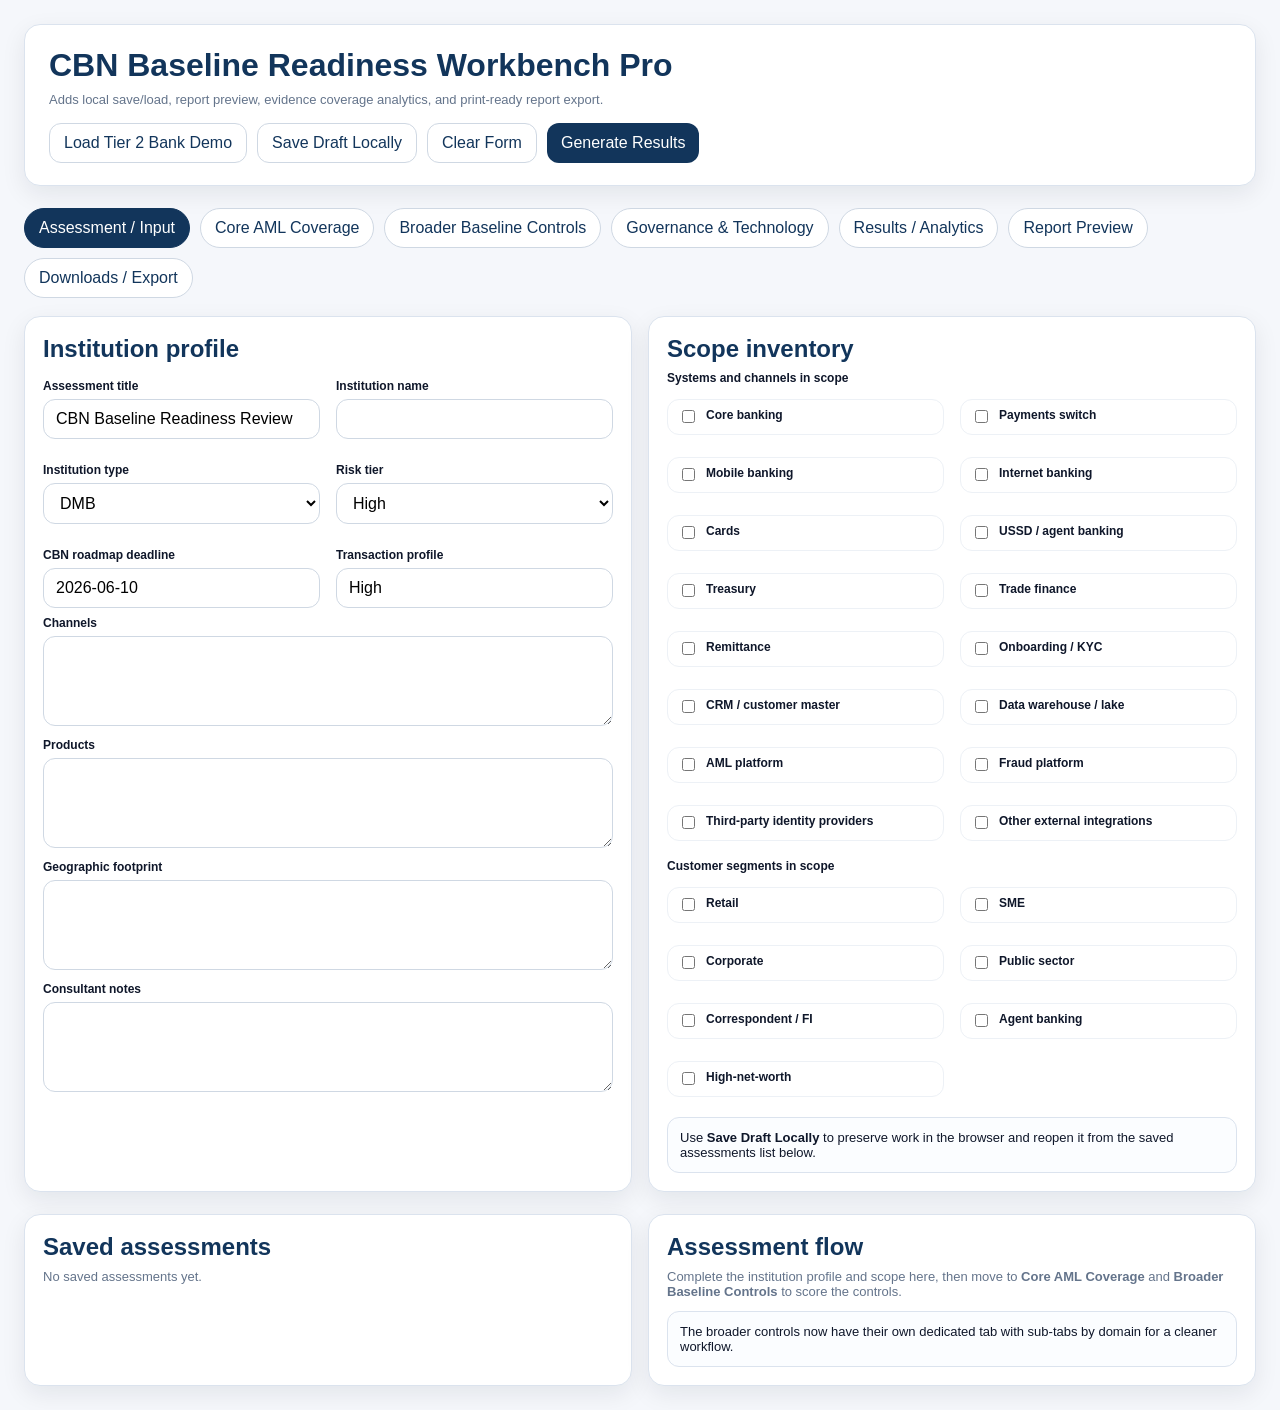
<file: workbench-core-fixed.html>
<!DOCTYPE html>
<html lang="en">
<head>
  <meta charset="UTF-8" />
  <meta name="viewport" content="width=device-width, initial-scale=1.0" />
  <title>INFERIVA STRUCTURAL – CBN Baseline Readiness Workbench</title>
  <style>
    :root{
      --bg:#f5f7fb;--card:#ffffff;--text:#0f172a;--muted:#64748b;--line:#dbe3ee;
      --brand:#12355b;--brand2:#0d2841;--good:#1f7a4d;--mid:#c98200;--bad:#b42318;
      --chip:#eef4fb;--shadow:0 8px 24px rgba(15,23,42,.08);--r:16px;
    }
    *{box-sizing:border-box}
    body{margin:0;font-family:Arial,Helvetica,sans-serif;background:var(--bg);color:var(--text)}
    .wrap{max-width:1520px;margin:0 auto;padding:24px}
    .hero,.card,.metric{background:var(--card);border:1px solid var(--line);border-radius:var(--r);box-shadow:var(--shadow)}
    .hero{padding:22px 24px;margin-bottom:22px;display:flex;justify-content:space-between;gap:16px;align-items:center;flex-wrap:wrap}
    h1,h2,h3{margin:0 0 8px;color:var(--brand)}
    p{margin:0}
    .muted{color:var(--muted);font-size:13px}
    .pill,.badge{display:inline-block;border-radius:999px;font-size:12px;padding:5px 10px;border:1px solid var(--line)}
    .pill{background:var(--chip)}
    .badge-high{background:#fdecec;color:var(--bad);border-color:#f5c2c0}
    .badge-medium{background:#fff6e8;color:var(--mid);border-color:#f6d39d}
    .badge-low{background:#ebf9f1;color:var(--good);border-color:#b8e7cb}
    .badge-mandatory{background:#fdecec;color:var(--bad);border-color:#f5c2c0}
    .badge-recommended{background:#fff6e8;color:var(--mid);border-color:#f6d39d}
    .badge-0,.badge-1{background:#fdecec;color:var(--bad);border-color:#f5c2c0}
    .badge-2,.badge-3{background:#fff6e8;color:var(--mid);border-color:#f6d39d}
    .badge-4,.badge-5{background:#ebf9f1;color:var(--good);border-color:#b8e7cb}
    .card{padding:18px}
    .tabbar{display:flex;gap:10px;flex-wrap:wrap;margin-bottom:18px}
    .tab-btn{border:1px solid #cfd8e3;background:#fff;color:var(--brand);border-radius:999px;padding:10px 14px;cursor:pointer}
    .tab-btn.active{background:var(--brand);color:#fff;border-color:var(--brand)}
    .tab-panel{display:none}
    .tab-panel.active{display:block}
    .grid-2,.grid-3,.grid-4{display:grid;gap:16px}
    .grid-2{grid-template-columns:repeat(2,1fr)}
    .grid-3{grid-template-columns:repeat(3,1fr)}
    .grid-4{grid-template-columns:repeat(4,1fr)}
    .metrics{display:grid;grid-template-columns:repeat(6,1fr);gap:16px}
    .metric{padding:18px}
    .metric .label{font-size:12px;color:var(--muted)}
    .metric .value{font-size:30px;font-weight:700;margin-top:6px}
    .metric .sub{font-size:12px;color:var(--muted);margin-top:4px}
    label{display:block;font-size:12px;font-weight:700;margin:8px 0 6px}
    input,select,textarea,button{font:inherit}
    input,select,textarea{width:100%;border:1px solid #cfd8e3;border-radius:12px;padding:10px 12px;background:#fff}
    textarea{min-height:90px;resize:vertical}
    button{border:0;border-radius:12px;padding:10px 14px;cursor:pointer}
    .btn{background:var(--brand);color:#fff}
    .btn:hover{background:var(--brand2)}
    .btn-alt{background:#fff;color:var(--brand);border:1px solid #cfd8e3}
    .btn-row{display:flex;gap:10px;flex-wrap:wrap}
    .check-grid{display:grid;grid-template-columns:repeat(2,1fr);gap:8px 16px}
    .check-item{display:flex;gap:8px;align-items:flex-start;padding:8px 10px;border:1px solid #edf1f6;border-radius:12px;background:#fff}
    .check-item input{width:auto;margin-top:2px}
    .control{border:1px solid var(--line);border-radius:14px;padding:14px;margin-bottom:14px;background:#fbfcff}
    .control-head{display:flex;justify-content:space-between;gap:14px;align-items:center;flex-wrap:wrap;margin-bottom:12px}
    .control-name{font-weight:700}
    .control-meta{display:flex;gap:8px;flex-wrap:wrap;margin-top:4px}
    .subcontrol{border-radius:12px;background:#fff;padding:12px;margin-top:10px;border:1px solid #edf1f6}
    .subcontrol-top{display:grid;grid-template-columns:1fr 220px;gap:12px;align-items:start}
    .evidence-grid{display:grid;grid-template-columns:repeat(2,1fr);gap:10px;margin-top:10px}
    .progress{height:10px;border-radius:999px;background:#e8eef6;overflow:hidden;width:240px}
    .progress>div{height:100%;background:var(--brand)}
    table{width:100%;border-collapse:collapse}
    th,td{border-bottom:1px solid var(--line);padding:10px 8px;text-align:left;font-size:13px;vertical-align:top}
    th{background:#f5f8fc;color:var(--brand)}
    .summary-box{border:1px solid var(--line);border-radius:14px;background:#fafcff;padding:14px;white-space:pre-wrap;line-height:1.45}
    .bars{display:grid;gap:10px}
    .bar-row{display:grid;grid-template-columns:280px 1fr 70px;gap:10px;align-items:center}
    .bar-track{height:12px;border-radius:999px;background:#e8eef6;overflow:hidden}
    .bar-fill{height:100%;background:var(--brand)}
    .note,.callout{padding:12px;border-radius:12px;font-size:13px}
    .note{border:1px dashed #cad6e5;background:#fafcff}
    .callout{border:1px solid var(--line);background:#fbfdff}
    .hidden{display:none !important}
    .save-item{border:1px solid var(--line);border-radius:12px;padding:12px;margin-top:10px;background:#fff}
    .report-section{page-break-inside:avoid;margin-bottom:20px}
    .subtabbar{display:flex;gap:8px;flex-wrap:wrap;margin:12px 0 18px}
    .subtab-btn{border:1px solid #cfd8e3;background:#fff;color:var(--brand);border-radius:999px;padding:8px 12px;cursor:pointer;font-size:13px}
    .subtab-btn.active{background:var(--brand);color:#fff;border-color:var(--brand)}
    @media (max-width:1200px){.metrics{grid-template-columns:repeat(3,1fr)}}
    @media (max-width:900px){.metrics,.grid-2,.grid-3,.grid-4,.check-grid,.evidence-grid{grid-template-columns:1fr}.subcontrol-top,.bar-row{grid-template-columns:1fr}}
    @media print{
      body{background:#fff}.wrap{max-width:none;padding:0}.hero,.card,.metric{box-shadow:none}
      .no-print{display:none !important}.tab-panel{display:block !important}
      .print-report-only .tab-panel:not(.report-visible){display:none !important}
    }
  </style>
</head>
<body>
<div id="app"></div>

<script>
const SAVE_KEY='cbn_readiness_workbench_pro_v1';
const SYSTEM_SCOPE_OPTIONS=['Core banking','Payments switch','Mobile banking','Internet banking','Cards','USSD / agent banking','Treasury','Trade finance','Remittance','Onboarding / KYC','CRM / customer master','Data warehouse / lake','AML platform','Fraud platform','Third-party identity providers','Other external integrations'];
const CUSTOMER_SEGMENTS=['Retail','SME','Corporate','Public sector','Correspondent / FI','Agent banking','High-net-worth'];
const MATURITY_LABELS=['0 - Not in place','1 - Ad hoc','2 - Basic','3 - Defined','4 - Managed','5 - Optimised'];

const CONTROL_LIBRARY=[
  {id:'AML_01',guidelineRef:'5.1',guidelineLabel:'AML Solution',section:'5.1 AML Solution',domain:'AML Solution',name:'Core automated AML solution coverage',requirement:'Mandatory',weight:5,subs:['Solution supports customer identification and verification','Solution supports customer risk assessment and profiling','Solution supports sanctions and watchlist screening','Solution supports PEP and high-risk customer screening','Solution supports transaction monitoring for ML/TF/PF risk','Solution supports case management and investigation','Solution supports regulatory and internal reporting','Solution supports audit, governance, and configuration trails','Solution includes relevant data protection and security controls']},
  {id:'AML_02',guidelineRef:'5.1',guidelineLabel:'AML Solution',section:'5.1 AML Solution',domain:'AML Solution',name:'Proportionality, resilience, and upgrades',requirement:'Mandatory',weight:4,subs:['Solution is commensurate with institution size, complexity, customer base, and risk profile','Availability and resilience arrangements are documented','Disaster recovery arrangements prevent degradation of monitoring and screening','Solution is reviewed and upgraded when products, channels, or risks change','Fraud capabilities are segregated so AML effectiveness is not diluted']},
  {id:'CDD_01',guidelineRef:'5.2',guidelineLabel:'CDD / KYC / KYB',section:'5.2 CDD / KYC / KYB',domain:'CDD/KYC/KYB',name:'End-to-end CDD, EDD, KYC, and KYB support',requirement:'Mandatory',weight:5,subs:['Solution enables end-to-end CDD, EDD, KYC, and KYB workflows','Risk-based CDD and EDD support periodic and event-driven reviews','Historical data and behavioural pattern analysis are used in due diligence','Beneficial ownership information can be captured and linked','Customer and related party profiles are available within monitoring workflows']},
  {id:'CDD_02',guidelineRef:'5.2',guidelineLabel:'CDD / KYC / KYB',section:'5.2 CDD / KYC / KYB',domain:'CDD/KYC/KYB',name:'Unified customer risk view and data linkage',requirement:'Mandatory',weight:5,subs:['Transactions are assessed in the context of the full customer profile','KYC/KYB data is effectively linked to monitoring and screening','Customer risk assessments are available to investigators','Alert and case history is linked to customer records','Solution does not rely solely on raw transactional data']},
  {id:'SAN_01',guidelineRef:'5.3',guidelineLabel:'Sanction Lists & PEP Screening',section:'5.3 Sanction Lists & PEP Screening',domain:'Sanctions / PEP',name:'Sanctions, watchlists, PEPs, and adverse media',requirement:'Mandatory',weight:5,subs:['Domestic and international sanctions lists are screened','PEP and high-risk customer screening is supported','Internal watchlists can be maintained','Adverse media monitoring is supported or integrated','Matching logic supports fuzzy or risk-based matching']},
  {id:'SAN_02',guidelineRef:'5.3',guidelineLabel:'Sanction Lists & PEP Screening',section:'5.3 Sanction Lists & PEP Screening',domain:'Sanctions / PEP',name:'Screening governance and operational controls',requirement:'Mandatory',weight:4,subs:['List updates are timely and evidence is retained','Real-time interdiction or blocking is supported where required','Triage and resolution procedures are documented','Screening decisions are auditable','Escalation of true matches is controlled']},
  {id:'RISK_01',guidelineRef:'5.4',guidelineLabel:'Risk Assessment',section:'5.4 Risk Assessment',domain:'Risk Assessment',name:'Enterprise and customer risk assessment',requirement:'Mandatory',weight:4,subs:['Solution supports enterprise risk assessment inputs','Customer dynamic risk scoring is supported','Risk classifications update based on changes in behaviour or profile','External or third-party data can inform risk assessment','Changes in risk classification are reportable']},
  {id:'RISK_02',guidelineRef:'5.4',guidelineLabel:'Risk Assessment',section:'5.4 Risk Assessment',domain:'Risk Assessment',name:'Explainability and AI/ML governance',requirement:'Recommended',weight:3,subs:['AI/ML use is explainable to compliance and audit stakeholders','Model logic or outputs can be independently reviewed','Governance exists for adaptive learning or automated calibration','False-positive and false-negative impacts are monitored']},
  {id:'TM_01',guidelineRef:'5.5',guidelineLabel:'Transaction Monitoring & Risk-Based Analyses',section:'5.5 Transaction Monitoring & Risk-Based Analyses',domain:'Transaction Monitoring',name:'Risk-based monitoring scenarios',requirement:'Mandatory',weight:5,subs:['Rules or scenarios cover ML/TF/PF risks','Monitoring considers products, channels, and customer segments','Behavioural patterns and typologies are analysed','Thresholds or scenarios can be tuned through controlled changes','Related-party or linked-party context can be considered']},
  {id:'TM_02',guidelineRef:'5.5',guidelineLabel:'Transaction Monitoring & Risk-Based Analyses',section:'5.5 Transaction Monitoring & Risk-Based Analyses',domain:'Transaction Monitoring',name:'Alert quality, context, and calibration',requirement:'Mandatory',weight:5,subs:['Alerts include sufficient context for investigation','Rules, scenarios, and thresholds are periodically reviewed','Tuning and back-testing are documented','Service levels exist for alert handling','Control design aims to improve timeliness while controlling false positives']},
  {id:'TM_03',guidelineRef:'5.5',guidelineLabel:'Transaction Monitoring & Risk-Based Analyses',section:'5.5 Transaction Monitoring & Risk-Based Analyses',domain:'Transaction Monitoring',name:'Automated closure governance',requirement:'Recommended',weight:3,subs:['Any automated alert closure is restricted to clearly low-risk scenarios','Closure rules are approved by AML governance stakeholders','Closure decisions rely on transaction context and current KYC/KYB data','No unresolved prior alerts or cases exist before auto-closure is allowed']},
  {id:'FRD_01',guidelineRef:'5.6',guidelineLabel:'Fraud Monitoring and Detection',section:'5.6 Fraud Monitoring and Detection',domain:'Fraud Monitoring',name:'Fraud monitoring alignment with AML',requirement:'Mandatory',weight:3,subs:['Fraud controls operate in real time or near real time where needed','Fraud and AML architectures avoid blind spots or duplication','If a single platform supports both, AML and fraud rules are logically segregated','Fraud monitoring does not weaken AML/CFT/CPF controls']},
  {id:'CASE_01',guidelineRef:'5.7',guidelineLabel:'Case Management',section:'5.7 Case Management',domain:'Case Management',name:'Enterprise case management workflow',requirement:'Mandatory',weight:4,subs:['Cases can be created, assigned, prioritised, and tracked','Maker-checker or equivalent investigation control exists','Case notes, evidence, and attachments are supported','Escalation workflow exists','Case audit trail is retained']},
  {id:'CASE_02',guidelineRef:'5.7',guidelineLabel:'Case Management',section:'5.7 Case Management',domain:'Case Management',name:'Investigation support',requirement:'Recommended',weight:3,subs:['Investigators have a consolidated customer view','Alert, customer, and case history are linked','Transaction drill-down or link analysis is supported','Case ageing and outcome reporting are available']},
  {id:'REP_01',guidelineRef:'5.8',guidelineLabel:'Reporting',section:'5.8 Reporting',domain:'Reporting',name:'Regulatory and management reporting',requirement:'Mandatory',weight:4,subs:['Internal compliance reporting is automated','External regulatory reporting can be generated accurately and timely','Reports support CBN, NFIU, and other competent authority requirements','Board or senior management MI is available','Reporting is complete and auditable']},
  {id:'AUD_01',guidelineRef:'5.9',guidelineLabel:'Audit and Governance',section:'5.9 Audit and Governance',domain:'Audit & Governance',name:'Audit trails and governance',requirement:'Mandatory',weight:5,subs:['Audit trails are traceable and tamper-proof','User identity, timestamp, and action are captured','Configuration changes are logged','Governance committees or oversight mechanisms exist','Internal audit or periodic assurance is performed']},
  {id:'INT_01',guidelineRef:'5.10',guidelineLabel:'System Integration & Scalability',section:'5.10 System Integration & Scalability',domain:'Integration & Scalability',name:'Integration with internal systems',requirement:'Mandatory',weight:4,subs:['Solution integrates with core banking, payments, onboarding, or relevant systems','Data exchange is secure and timely','Integration reduces fragmented risk views','APIs or interfaces support maintainable integration']},
  {id:'INT_02',guidelineRef:'5.10',guidelineLabel:'System Integration & Scalability',section:'5.10 System Integration & Scalability',domain:'Integration & Scalability',name:'Scalability and change readiness',requirement:'Mandatory',weight:3,subs:['Solution can scale with growth in products, channels, or volumes','Institution can reconfigure controls as risk exposure changes','Performance does not materially degrade under expected load']},
  {id:'SEC_01',guidelineRef:'5.11',guidelineLabel:'Security & Data Protection',section:'5.11 Security & Data Protection',domain:'Security & Data Protection',name:'Security, privacy, and resilience controls',requirement:'Mandatory',weight:5,subs:['Sensitive data is protected in transit and at rest','Access control is role-based and appropriate','Multi-factor authentication is available for privileged access','Data protection obligations are considered in design and operations','RTO/RPO or equivalent continuity objectives are defined']},
  {id:'SEC_02',guidelineRef:'5.11',guidelineLabel:'Security & Data Protection',section:'5.11 Security & Data Protection',domain:'Security & Data Protection',name:'Data sovereignty and third-party security oversight',requirement:'Mandatory',weight:4,subs:['Cloud or shared service use is governed appropriately','Third-party providers are subject to due diligence','Vendors can support institution-specific configuration and audit needs','Operational resilience and cybersecurity obligations are considered']},
  {id:'UI_01',guidelineRef:'5.12',guidelineLabel:'User Interface & Customisation',section:'5.12 User Interface & Customisation',domain:'UI & Customisation',name:'Usability and controlled customisation',requirement:'Recommended',weight:2,subs:['Users can navigate monitoring, screening, and case workflows efficiently','Controls or thresholds can be adjusted through governed workflows','Management information is clear and usable','Customisation does not undermine auditability']},
  {id:'OTH_01',guidelineRef:'6 / 7',guidelineLabel:'Other Requirements / Enforcement',section:'6 Other Requirements / 7 Enforcement',domain:'Implementation & Third Parties',name:'Implementation governance and timelines',requirement:'Mandatory',weight:4,subs:['Institution maintains a vendor/third-party management approach for AML solutions','A roadmap exists to achieve compliance within applicable CBN timelines','Implementation progress is tracked and evidenced','Accountable owners are assigned for remediation activities']}
];

function blankAnswers(){const out={}; CONTROL_LIBRARY.forEach(c=>out[c.id]=c.subs.map(()=>0)); return out;}
function blankEvidence(){const out={}; CONTROL_LIBRARY.forEach(c=>out[c.id]=c.subs.map(()=>({status:'Missing',policyRef:'',systemRef:'',screenshotRef:'',comment:''}))); return out;}
function defaultState(){return {activeTab:'input',generated:false,assessmentTitle:'CBN Baseline Readiness Review',institutionName:'',institutionType:'DMB',riskTier:'High',deadline:'2026-06-10',channels:'',products:'',footprint:'',transactionProfile:'High',systemScope:[],customerSegments:[],governance:{mlro:'',boardCommittee:'',execSponsor:'',technologyOwner:'',projectManager:'',internalAuditOwner:'',staffingPlan:'',reportingCadence:'Monthly'},technologyStrategy:{currentAmlPlatform:'',screeningEngine:'',deploymentModel:'Hybrid',bvnIntegration:'Not planned',ninIntegration:'Not planned',dataArchitecture:'',integrationApproach:'',vendorModel:'',aiMlUsage:'Not planned',milestoneNotes:''},notes:'',answers:blankAnswers(),evidence:blankEvidence()};}
let state=defaultState();
state.activeBroaderSubtab='aml02';
function saveSnapshot(){
  const list=JSON.parse(localStorage.getItem(SAVE_KEY) || '[]');
  const id=crypto.randomUUID();
  list.push({id, savedAt:new Date().toISOString(), title: state.assessmentTitle || 'Untitled assessment', data: JSON.parse(JSON.stringify(state))});
  localStorage.setItem(SAVE_KEY, JSON.stringify(list));
}
function loadSnapshots(){ return JSON.parse(localStorage.getItem(SAVE_KEY) || '[]').sort((a,b)=>b.savedAt.localeCompare(a.savedAt)); }
function loadSnapshot(id){
  const list=loadSnapshots();
  const found=list.find(x=>x.id===id);
  if(found){ state=found.data; render(); }
}
function deleteSnapshot(id){
  const list=loadSnapshots().filter(x=>x.id!==id);
  localStorage.setItem(SAVE_KEY, JSON.stringify(list));
  render();
}
function loadTier2Demo(){
  state=defaultState();
  state.assessmentTitle='CBN Baseline Readiness Review – Tier 2 Bank Demo';
  state.institutionName='Example Tier 2 Bank Plc';
  state.institutionType='DMB'; state.riskTier='High'; state.deadline='2026-06-10';
  state.channels='Branch, Mobile App, Internet Banking, USSD, ATM, Agency Banking';
  state.products='Retail deposits, SME accounts, cards, domestic transfers, remittances, trade services';
  state.footprint='Nigeria with regional concentration in Lagos, Abuja, Port Harcourt, Kano';
  state.transactionProfile='High';
  state.systemScope=['Core banking','Payments switch','Mobile banking','Internet banking','Cards','USSD / agent banking','Treasury','Trade finance','Onboarding / KYC','CRM / customer master','AML platform','Fraud platform','Third-party identity providers'];
  state.customerSegments=['Retail','SME','Corporate','Public sector','Agent banking','High-net-worth'];
  state.governance={mlro:'Chief Compliance Officer / MLRO',boardCommittee:'Board Risk Management Committee',execSponsor:'Deputy Managing Director, Operations & Technology',technologyOwner:'Chief Information Officer',projectManager:'Enterprise Change & Transformation Office',internalAuditOwner:'Head of Internal Audit',staffingPlan:'Dedicated AML transformation squad, 6 technology FTEs, 4 compliance SMEs, 2 data engineers, vendor delivery team',reportingCadence:'Bi-weekly'};
  state.technologyStrategy={currentAmlPlatform:'Legacy rules-based AML monitoring platform with separate sanctions screening module',screeningEngine:'Third-party sanctions/watchlist screening tool integrated with onboarding and batch refresh',deploymentModel:'Hybrid',bvnIntegration:'Implemented',ninIntegration:'In progress',dataArchitecture:'AML monitoring currently consumes transactions nightly from core banking and payments switch; customer/KYC data is partly integrated through a staging layer. No fully unified AML data mart yet.',integrationApproach:'API and batch integration strategy: priority interfaces are core banking, digital channels, onboarding/KYC, sanctions screening, fraud platform, and case management.',vendorModel:'Existing AML vendor retained for baseline monitoring; specialist delivery partner engaged for data integration, customer risk linkage, and roadmap execution.',aiMlUsage:'In pilot',milestoneNotes:'Phase 1 focuses on KYC/customer linkage, sanctions governance, case workflow, and reporting uplift. Phase 2 targets alert quality, dynamic risk scoring, and broader integration. Phase 3 covers AI/ML explainability and optimisation.'};
  state.notes='Illustrative Tier 2 bank example with evidence fields populated to show audit-ready working paper behaviour.';
  state.answers={AML_01:[4,2,4,4,4,2,2,2,4],AML_02:[4,2,2,2,4],CDD_01:[4,2,2,2,2],CDD_02:[2,2,2,2,0],SAN_01:[4,4,2,0,2],SAN_02:[2,0,2,2,2],RISK_01:[2,2,2,2,0],RISK_02:[0,2,0,2],TM_01:[4,2,4,2,0],TM_02:[2,2,0,2,2],TM_03:[0,0,0,0],FRD_01:[4,2,4,2],CASE_01:[2,0,2,2,2],CASE_02:[2,2,0,2],REP_01:[2,2,2,4,2],AUD_01:[2,2,2,4,2],INT_01:[2,2,0,2],INT_02:[4,2,2],SEC_01:[4,4,2,2,2],SEC_02:[2,2,2,2],UI_01:[4,2,2,4],OTH_01:[2,4,2,2]};
  function setE(c,i,status,policy,system,screenshot,comment){state.evidence[c][i]={status,policyRef:policy,systemRef:system,screenshotRef:screenshot,comment};}
  setE('AML_01',0,'Available','KYC Policy v3.1 s4','Onboarding Platform','AML-01-01','Customer identification controls are documented and operating.');
  setE('AML_01',1,'Partial','Enterprise Risk Methodology v2','Legacy AML Platform','AML-01-02','Risk profiling exists but is not fully dynamic.');
  setE('AML_01',2,'Available','Sanctions Procedure v2.2','Screening Engine','SAN-01-01','Screening engine operational.');
  setE('AML_01',3,'Available','PEP Screening SOP','Screening Engine','SAN-01-02','PEP checks integrated at onboarding.');
  setE('AML_01',4,'Available','TM Operating Standard','Legacy AML Platform','TM-01-01','Core monitoring scenarios active.');
  setE('AML_01',5,'Partial','Case Handling SOP','Case Queue Tool','CASE-01-01','Maker-checker and attachment controls incomplete.');
  setE('AML_01',6,'Partial','MI Reporting SOP','Reporting Portal','REP-01-01','Reporting exists but not fully automated.');
  setE('AML_01',7,'Partial','Change Governance Standard','Legacy AML Platform','AUD-01-01','Audit trails exist but control evidence is incomplete.');
  setE('AML_01',8,'Available','Information Security Policy','IAM / SIEM','SEC-01-01','Core security controls in place.');
  CONTROL_LIBRARY.forEach(control=>{
    control.subs.forEach((sub,idx)=>{
      if(state.evidence[control.id][idx].status==='Missing'){
        const score=state.answers[control.id][idx];
        const status=score>=4?'Available':score>=2?'Partial':'Missing';
        state.evidence[control.id][idx]={status,policyRef:status==='Missing'?'':`${control.id} Policy Ref ${idx+1}`,systemRef:status==='Missing'?'':`${control.domain} Module`,screenshotRef:status==='Missing'?'':`${control.id}-${String(idx+1).padStart(2,'0')}`,comment:status==='Missing'?'Evidence not yet captured.':(status==='Partial'?'Capability exists but evidence is incomplete or fragmented.':'Evidence available and referenced.')};
      }
    });
  });
  state.generated=false; state.activeTab='input'; state.activeBroaderSubtab='aml02'; render();
}
function ownerFor(domain){const map={'AML Solution':'Compliance + Technology','CDD/KYC/KYB':'Compliance + Operations','Sanctions / PEP':'Compliance','Risk Assessment':'Compliance + Risk','Transaction Monitoring':'Compliance + Technology','Fraud Monitoring':'Fraud + Compliance','Case Management':'Compliance Operations','Reporting':'Compliance + Finance','Audit & Governance':'Compliance + Internal Audit','Integration & Scalability':'Technology','Security & Data Protection':'Technology + DPO','UI & Customisation':'Technology + Operations','Implementation & Third Parties':'PMO + Vendor Management'}; return map[domain] || 'Programme Owner';}
function timelineFor(priority){return priority==='High'?'0-3 months':priority==='Medium'?'3-6 months':'6-12 months';}
function dependencyFor(control){if(control.id.startsWith('CDD')) return 'Customer master / KYC data quality'; if(control.id.startsWith('SAN')) return 'Screening engine and data feeds'; if(control.id.startsWith('INT')) return 'System/data integration'; if(control.id.startsWith('SEC')) return 'Security architecture approval'; return 'Programme governance';}
function riskFactorFor(control){if(['AML Solution','Transaction Monitoring','CDD/KYC/KYB','Sanctions / PEP'].includes(control.domain) && state.riskTier==='High') return 1.15; if(['Security & Data Protection','Reporting','Audit & Governance'].includes(control.domain) && state.riskTier!=='Low') return 1.1; return 1.0;}
function evidenceCompleteness(ev){if(ev.status==='Available' && (ev.policyRef||ev.systemRef||ev.screenshotRef)) return 1; if(ev.status==='Partial' || ev.policyRef || ev.systemRef || ev.screenshotRef || ev.comment) return 0.5; return 0;}
function compute(){
  let earned=0,max=0,evidencePoints=0,evidenceMax=0; const domains={},roadmap=[],currentRows=[],phaseBuckets={'Phase 1':0,'Phase 2':0,'Phase 3':0};
  CONTROL_LIBRARY.forEach(control=>{
    const res=state.answers[control.id]||[]; let controlEarned=0; const factor=riskFactorFor(control);
    res.forEach((score,idx)=>{
      const ev=state.evidence[control.id][idx]; const evComp=evidenceCompleteness(ev);
      evidencePoints += evComp; evidenceMax += 1; controlEarned += score;
      currentRows.push({guidelineRef:control.guidelineRef,guidelineLabel:control.guidelineLabel,section:control.section,domain:control.domain,control:control.name,subControl:control.subs[idx],requirement:control.requirement,maturityScore:score,maturityLabel:MATURITY_LABELS[score],evidenceStatus:ev.status,policyRef:ev.policyRef,systemRef:ev.systemRef,screenshotRef:ev.screenshotRef,comment:ev.comment});
      if(score<5){
        const priority=(control.requirement==='Mandatory' && score<=1) ? 'High' : (control.requirement==='Mandatory' && score<=3) ? 'Medium' : (score<=2 ? 'Medium' : 'Low');
        const phase=priority==='High'?'Phase 1':priority==='Medium'?'Phase 2':'Phase 3';
        phaseBuckets[phase]+=1;
        roadmap.push({guidelineRef:control.guidelineRef,guidelineLabel:control.guidelineLabel,priority,phase,domain:control.domain,section:control.section,control:control.name,maturityScore:score,maturityLabel:MATURITY_LABELS[score],action:(score<=1?'Establish and evidence capability: ':'Strengthen and document capability: ')+control.subs[idx],owner:ownerFor(control.domain),timeline:timelineFor(priority),dependency:dependencyFor(control),mandatory:control.requirement,evidenceStatus:ev.status});
      }
    });
    const weightedEarned=(controlEarned/(control.subs.length*5))*100*control.weight*factor; const weightedMax=100*control.weight*factor;
    if(!domains[control.domain]) domains[control.domain]={earned:0,max:0};
    domains[control.domain].earned += weightedEarned; domains[control.domain].max += weightedMax;
    earned += weightedEarned; max += weightedMax;
  });
  roadmap.sort((a,b)=>({'High':0,'Medium':1,'Low':2}[a.priority]-({'High':0,'Medium':1,'Low':2}[b.priority]) || a.domain.localeCompare(b.domain) || a.action.localeCompare(b.action)));
  const domainScores=Object.entries(domains).map(([domain,v])=>({domain,score:v.max?(v.earned/v.max*100):0})).sort((a,b)=>a.domain.localeCompare(b.domain));
  const overall=max?earned/max*100:0; const avgMaturity=currentRows.length?currentRows.reduce((s,r)=>s+r.maturityScore,0)/currentRows.length:0; const evidenceCoverage=evidenceMax?evidencePoints/evidenceMax*100:0;
  const gapCounts={high:roadmap.filter(x=>x.priority==='High').length,medium:roadmap.filter(x=>x.priority==='Medium').length,low:roadmap.filter(x=>x.priority==='Low').length};
  const domainGapCounts={}; roadmap.forEach(r=>domainGapCounts[r.domain]=(domainGapCounts[r.domain]||0)+1);
  const topGapDomains=Object.entries(domainGapCounts).sort((a,b)=>b[1]-a[1]).slice(0,6).map(([domain,count])=>({domain,count}));
  const evidenceByDomain={}; currentRows.forEach(r=>{evidenceByDomain[r.domain]=evidenceByDomain[r.domain]||{p:0,m:0}; evidenceByDomain[r.domain].p += evidenceCompleteness({status:r.evidenceStatus,policyRef:r.policyRef,systemRef:r.systemRef,screenshotRef:r.screenshotRef,comment:r.comment}); evidenceByDomain[r.domain].m += 1;});
  const evidenceRows=Object.entries(evidenceByDomain).map(([domain,v])=>({domain,coverage:v.m? v.p/v.m*100:0})).sort((a,b)=>b.coverage-a.coverage);
  const missingEvidenceRows=currentRows.filter(r=>r.maturityScore>=2 && r.evidenceStatus==='Missing');
  const guidelineCoverage={}; currentRows.forEach(r=>guidelineCoverage[r.guidelineRef]=(guidelineCoverage[r.guidelineRef]||0)+1);
  const guidelineRows=Object.entries(guidelineCoverage).sort((a,b)=>a[0].localeCompare(b[0])).map(([ref,count])=>({ref,count,gaps:currentRows.filter(r=>r.guidelineRef===ref&&r.maturityScore<5).length,avg:currentRows.filter(r=>r.guidelineRef===ref).reduce((s,r)=>s+r.maturityScore,0)/count}));
  return {overall,avgMaturity,evidenceCoverage,domainScores,roadmap,phaseBuckets,currentRows,gapCounts,topGapDomains,evidenceRows,missingEvidenceRows,guidelineRows};
}
function summaryText(calc){
  return `Executive summary

Institution: ${state.institutionName || 'Not provided'}
Institution type: ${state.institutionType}
Overall readiness: ${calc.overall.toFixed(1)}%
Average control maturity: ${calc.avgMaturity.toFixed(2)} / 5
Evidence coverage: ${calc.evidenceCoverage.toFixed(1)}%

Risk context
${state.institutionType} with ${(state.transactionProfile || 'unspecified').toLowerCase()} transaction profile, ${(state.riskTier || 'unspecified').toLowerCase()} inherent risk, products covering ${state.products || 'unspecified scope'}, and channels across ${state.channels || 'unspecified channels'}.

Scope covered
Systems: ${state.systemScope.length ? state.systemScope.join(', ') : 'Not defined'}
Customer segments: ${state.customerSegments.length ? state.customerSegments.join(', ') : 'Not defined'}

Governance
Board oversight: ${state.governance.boardCommittee || 'Not captured'}
MLRO / compliance owner: ${state.governance.mlro || 'Not captured'}
Executive sponsor: ${state.governance.execSponsor || 'Not captured'}
Technology owner: ${state.governance.technologyOwner || 'Not captured'}

Technology strategy
Current AML platform: ${state.technologyStrategy.currentAmlPlatform || 'Not captured'}
BVN integration: ${state.technologyStrategy.bvnIntegration}
NIN integration: ${state.technologyStrategy.ninIntegration}
Deployment model: ${state.technologyStrategy.deploymentModel}
AI/ML usage: ${state.technologyStrategy.aiMlUsage}

Roadmap summary
Phase 1 actions: ${calc.phaseBuckets['Phase 1']}
Phase 2 actions: ${calc.phaseBuckets['Phase 2']}
Phase 3 actions: ${calc.phaseBuckets['Phase 3']}
CBN roadmap deadline: ${state.deadline || 'Not provided'}`;
}
function downloadText(filename, content, mime='text/plain'){const blob=new Blob([content],{type:mime+';charset=utf-8'}); const url=URL.createObjectURL(blob); const a=document.createElement('a'); a.href=url; a.download=filename; document.body.appendChild(a); a.click(); a.remove(); setTimeout(()=>URL.revokeObjectURL(url),1200);}
function escapeHtml(str){return String(str ?? '').replaceAll('&','&amp;').replaceAll('<','&lt;').replaceAll('>','&gt;').replaceAll('"','&quot;');}
function reportHtml(calc){return `<!DOCTYPE html><html><head><meta charset="UTF-8"><title>CBN Roadmap Report</title><style>body{font-family:Arial,sans-serif;color:#111;padding:28px}h1,h2{color:#12355b}table{width:100%;border-collapse:collapse}th,td{border:1px solid #ccc;padding:8px;text-align:left;font-size:12px}th{background:#f3f6fb}.summary{white-space:pre-wrap;border:1px solid #ccc;padding:12px;margin-bottom:18px}</style></head><body><h1>CBN Baseline Readiness Report</h1><div class="summary">${escapeHtml(summaryText(calc))}</div><h2>Domain Scores</h2><table><thead><tr><th>Domain</th><th>Score</th></tr></thead><tbody>${calc.domainScores.map(d=>`<tr><td>${escapeHtml(d.domain)}</td><td>${d.score.toFixed(1)}%</td></tr>`).join('')}</tbody></table><h2>Implementation Roadmap</h2><table><thead><tr><th>Priority</th><th>Phase</th><th>Guideline</th><th>Domain</th><th>Action</th><th>Owner</th><th>Timeline</th></tr></thead><tbody>${calc.roadmap.map(r=>`<tr><td>${r.priority}</td><td>${r.phase}</td><td>${escapeHtml(r.guidelineRef)} ${escapeHtml(r.guidelineLabel)}</td><td>${escapeHtml(r.domain)}</td><td>${escapeHtml(r.action)}</td><td>${escapeHtml(r.owner)}</td><td>${escapeHtml(r.timeline)}</td></tr>`).join('')}</tbody></table></body></html>`;}
function mdCurrentState(calc){let out=`# Current State Assessment

**Institution:** ${state.institutionName || 'Not provided'}

**Overall readiness:** ${calc.overall.toFixed(1)}%
**Average control maturity:** ${calc.avgMaturity.toFixed(2)} / 5
**Evidence coverage:** ${calc.evidenceCoverage.toFixed(1)}%

## Domain Scores

| Domain | Score |
|---|---:|
`; calc.domainScores.forEach(d=> out += `| ${d.domain} | ${d.score.toFixed(1)}% |
`); return out;}
function mdGapAnalysis(calc){let out=`# Gap Analysis Against Baseline

| Priority | Phase | Guideline | Domain | Control | Maturity | Evidence | Gap |
|---|---|---|---|---|---|---|---|
`; calc.roadmap.forEach(item=> out += `| ${item.priority} | ${item.phase} | ${item.guidelineRef} ${item.guidelineLabel} | ${item.domain} | ${item.control} | ${item.maturityLabel} | ${item.evidenceStatus} | ${item.action} |
`); return out;}
function mdRoadmap(calc){let out=`# Implementation Roadmap

**Phase 1:** ${calc.phaseBuckets['Phase 1']} actions  
**Phase 2:** ${calc.phaseBuckets['Phase 2']} actions  
**Phase 3:** ${calc.phaseBuckets['Phase 3']} actions

| Priority | Phase | Guideline | Domain | Action | Owner | Timeline | Dependency |
|---|---|---|---|---|---|---|---|
`; calc.roadmap.forEach(item=> out += `| ${item.priority} | ${item.phase} | ${item.guidelineRef} ${item.guidelineLabel} | ${item.domain} | ${item.action} | ${item.owner} | ${item.timeline} | ${item.dependency} |
`); return out;}
function mdGovernance(){return `# Governance Summary

## Governance Structure
- **Board oversight:** ${state.governance.boardCommittee || 'Not captured'}
- **MLRO / Compliance owner:** ${state.governance.mlro || 'Not captured'}
- **Executive sponsor:** ${state.governance.execSponsor || 'Not captured'}
- **Technology owner:** ${state.governance.technologyOwner || 'Not captured'}
- **Programme manager:** ${state.governance.projectManager || 'Not captured'}
- **Internal audit owner:** ${state.governance.internalAuditOwner || 'Not captured'}
- **Reporting cadence:** ${state.governance.reportingCadence || 'Not captured'}

## Resourcing Summary
${state.governance.staffingPlan || 'Not captured'}
`;}
function mdTechnology(){return `# Technology Strategy

## Current State
- **Current AML platform:** ${state.technologyStrategy.currentAmlPlatform || 'Not captured'}
- **Screening engine:** ${state.technologyStrategy.screeningEngine || 'Not captured'}
- **Deployment model:** ${state.technologyStrategy.deploymentModel}
- **BVN integration:** ${state.technologyStrategy.bvnIntegration}
- **NIN integration:** ${state.technologyStrategy.ninIntegration}
- **AI/ML usage:** ${state.technologyStrategy.aiMlUsage}

## Data Architecture
${state.technologyStrategy.dataArchitecture || 'Not captured'}

## Integration Approach
${state.technologyStrategy.integrationApproach || 'Not captured'}

## Vendor / Third-Party Model
${state.technologyStrategy.vendorModel || 'Not captured'}

## Milestone Notes
${state.technologyStrategy.milestoneNotes || 'Not captured'}
`;}
function csvCurrentState(calc){let rows=['guideline_ref,guideline_label,section,domain,control,sub_control,requirement,maturity_score,maturity_label,evidence_status,policy_ref,system_ref,screenshot_ref,comment']; calc.currentRows.forEach(r=>rows.push([r.guidelineRef,r.guidelineLabel,r.section,r.domain,r.control,r.subControl,r.requirement,r.maturityScore,r.maturityLabel,r.evidenceStatus,r.policyRef,r.systemRef,r.screenshotRef,r.comment].map(v=>`"${String(v).replaceAll('"','""')}"`).join(','))); return rows.join('\n');}
function csvGap(calc){let rows=['priority,phase,guideline_ref,guideline_label,domain,control,maturity_score,maturity_label,evidence_status,action,owner,timeline,dependency']; calc.roadmap.forEach(r=>rows.push([r.priority,r.phase,r.guidelineRef,r.guidelineLabel,r.domain,r.control,r.maturityScore,r.maturityLabel,r.evidenceStatus,r.action,r.owner,r.timeline,r.dependency].map(v=>`"${String(v).replaceAll('"','""')}"`).join(','))); return rows.join('\n');}
function renderTabButton(id,label){return `<button class="tab-btn ${state.activeTab===id?'active':''}" data-tab="${id}">${label}</button>`;}
function renderSubtabButton(id,label){return `<button class="subtab-btn ${state.activeBroaderSubtab===id?'active':''}" data-subtab="${id}">${label}</button>`;}
const BROADER_GROUPS = [
  {id:'aml02', label:'Proportionality, resilience, and upgrades', filter:(c)=>c.id==='AML_02'},
  {id:'cdd', label:'CDD / KYC / KYB', filter:(c)=>c.domain==='CDD/KYC/KYB'},
  {id:'sanctions', label:'Sanctions / PEP', filter:(c)=>c.domain==='Sanctions / PEP'},
  {id:'risk', label:'Risk Assessment', filter:(c)=>c.domain==='Risk Assessment'},
  {id:'tm', label:'Transaction Monitoring', filter:(c)=>c.domain==='Transaction Monitoring'},
  {id:'fraud', label:'Fraud Monitoring', filter:(c)=>c.domain==='Fraud Monitoring'},
  {id:'case', label:'Case Management', filter:(c)=>c.domain==='Case Management'},
  {id:'reporting', label:'Reporting', filter:(c)=>c.domain==='Reporting'},
  {id:'audit', label:'Audit & Governance', filter:(c)=>c.domain==='Audit & Governance'},
  {id:'integration', label:'Integration & Scalability', filter:(c)=>c.domain==='Integration & Scalability'},
  {id:'security', label:'Security & Data Protection', filter:(c)=>c.domain==='Security & Data Protection'},
  {id:'ui', label:'UI & Customisation', filter:(c)=>c.domain==='UI & Customisation'},
  {id:'other', label:'Implementation & Third Parties', filter:(c)=>c.domain==='Implementation & Third Parties'}
];
function renderChecklist(items,group,selected){return items.map(item=>`<label class="check-item"><input type="checkbox" data-group="${group}" value="${escapeHtml(item)}" ${selected.includes(item)?'checked':''}/><span>${escapeHtml(item)}</span></label>`).join('');}
function renderControls(filterFn){return CONTROL_LIBRARY.filter(filterFn).map(control=>{const answers=state.answers[control.id]||[]; const pct=(answers.reduce((s,a)=>s+a,0)/(control.subs.length*5))*100; return `<div class="control"><div class="control-head"><div><div class="control-name">${escapeHtml(control.name)}</div><div class="control-meta"><span class="pill">CBN ${escapeHtml(control.guidelineRef)}</span><span class="pill">${escapeHtml(control.guidelineLabel)}</span><span class="badge ${control.requirement==='Mandatory'?'badge-mandatory':'badge-recommended'}">${escapeHtml(control.requirement)}</span><span class="pill">${escapeHtml(control.domain)}</span><span class="pill">Weight ${control.weight}</span></div></div><div><div class="muted" style="margin-bottom:4px">Control maturity ${pct.toFixed(1)}%</div><div class="progress"><div style="width:${pct.toFixed(1)}%"></div></div></div></div>${control.subs.map((sub,i)=>{const ev=state.evidence[control.id][i]; const score=answers[i]; return `<div class="subcontrol"><div class="subcontrol-top"><div><div>${escapeHtml(sub)}</div><div class="muted" style="margin-top:4px">Guideline reference: ${escapeHtml(control.guidelineRef)} ${escapeHtml(control.guidelineLabel)}</div></div><div><label>Maturity score</label><select data-control="${control.id}" data-index="${i}" data-kind="score">${MATURITY_LABELS.map((lab,idx)=>`<option value="${idx}" ${score===idx?'selected':''}>${lab}</option>`).join('')}</select></div></div><div style="margin-top:8px"><span class="badge badge-${score}">${MATURITY_LABELS[score]}</span> <span class="pill">Evidence: ${escapeHtml(ev.status)}</span></div><div class="evidence-grid"><div><label>Evidence status</label><select data-control="${control.id}" data-index="${i}" data-kind="ev-status">${['Missing','Partial','Available'].map(v=>`<option ${ev.status===v?'selected':''}>${v}</option>`).join('')}</select></div><div><label>Policy / procedure reference</label><input data-control="${control.id}" data-index="${i}" data-kind="ev-policy" value="${escapeHtml(ev.policyRef)}" /></div><div><label>System / module reference</label><input data-control="${control.id}" data-index="${i}" data-kind="ev-system" value="${escapeHtml(ev.systemRef)}" /></div><div><label>Screenshot / doc reference</label><input data-control="${control.id}" data-index="${i}" data-kind="ev-screen" value="${escapeHtml(ev.screenshotRef)}" /></div></div><label>Assessor comment</label><textarea data-control="${control.id}" data-index="${i}" data-kind="ev-comment">${escapeHtml(ev.comment)}</textarea></div>`;}).join('')}</div>`;}).join('');}
function render(){
  const calc=compute(); const resultsHidden=!state.generated; const summary=summaryText(calc); const saves=loadSnapshots();
  document.getElementById('app').innerHTML = `
    <div class="wrap">
      <div class="hero">
        <div>
          <h1>CBN Baseline Readiness Workbench Pro</h1>
          <p class="muted">Adds local save/load, report preview, evidence coverage analytics, and print-ready report export.</p>
        </div>
        <div class="btn-row no-print">
          <button class="btn-alt" id="loadDemoBtn">Load Tier 2 Bank Demo</button>
          <button class="btn-alt" id="saveDraftBtn">Save Draft Locally</button>
          <button class="btn-alt" id="clearBtn">Clear Form</button>
          <button class="btn" id="generateBtn">Generate Results</button>
        </div>
      </div>

      <div class="tabbar no-print">
        ${renderTabButton('input','Assessment / Input')}
        ${renderTabButton('core','Core AML Coverage')}
        ${renderTabButton('broader','Broader Baseline Controls')}
        ${renderTabButton('governance','Governance & Technology')}
        ${renderTabButton('results','Results / Analytics')}
        ${renderTabButton('report','Report Preview')}
        ${renderTabButton('downloads','Downloads / Export')}
      </div>

      <div class="tab-panel ${state.activeTab==='input'?'active':''}">
        <div class="grid-2">
          <div class="card">
            <h2>Institution profile</h2>
            <div class="grid-2">
              <div><label>Assessment title</label><input id="assessmentTitle" value="${escapeHtml(state.assessmentTitle)}" /></div>
              <div><label>Institution name</label><input id="institutionName" value="${escapeHtml(state.institutionName)}" /></div>
              <div><label>Institution type</label><select id="institutionType">${['DMB','OFI','MMO','PSP','MFB'].map(v=>`<option ${state.institutionType===v?'selected':''}>${v}</option>`).join('')}</select></div>
              <div><label>Risk tier</label><select id="riskTier">${['Low','Medium','High'].map(v=>`<option ${state.riskTier===v?'selected':''}>${v}</option>`).join('')}</select></div>
              <div><label>CBN roadmap deadline</label><input id="deadline" value="${escapeHtml(state.deadline)}" /></div>
              <div><label>Transaction profile</label><input id="transactionProfile" value="${escapeHtml(state.transactionProfile)}" /></div>
            </div>
            <label>Channels</label><textarea id="channels">${escapeHtml(state.channels)}</textarea>
            <label>Products</label><textarea id="products">${escapeHtml(state.products)}</textarea>
            <label>Geographic footprint</label><textarea id="footprint">${escapeHtml(state.footprint)}</textarea>
            <label>Consultant notes</label><textarea id="notes">${escapeHtml(state.notes)}</textarea>
          </div>

          <div class="card">
            <h2>Scope inventory</h2>
            <label>Systems and channels in scope</label>
            <div class="check-grid">${renderChecklist(SYSTEM_SCOPE_OPTIONS,'systemScope',state.systemScope)}</div>
            <label style="margin-top:12px">Customer segments in scope</label>
            <div class="check-grid">${renderChecklist(CUSTOMER_SEGMENTS,'customerSegments',state.customerSegments)}</div>
            <div class="callout" style="margin-top:14px">
              Use <strong>Save Draft Locally</strong> to preserve work in the browser and reopen it from the saved assessments list below.
            </div>
          </div>
        </div>

        <div class="grid-2" style="margin-top:22px">
          <div class="card">
            <h2>Saved assessments</h2>
            ${saves.length ? saves.map(s=>`<div class="save-item"><strong>${escapeHtml(s.title)}</strong><div class="muted">${escapeHtml(s.savedAt)}</div><div class="btn-row" style="margin-top:8px"><button class="btn-alt" data-load="${s.id}">Load</button><button class="btn-alt" data-del="${s.id}">Delete</button></div></div>`).join('') : '<div class="muted">No saved assessments yet.</div>'}
          </div>
          <div class="card">
            <h2>Assessment flow</h2>
            <p class="muted">Complete the institution profile and scope here, then move to <strong>Core AML Coverage</strong> and <strong>Broader Baseline Controls</strong> to score the controls.</p>
            <div class="callout" style="margin-top:12px">
              The broader controls now have their own dedicated tab with sub-tabs by domain for a cleaner workflow.
            </div>
          </div>
        </div>
      </div>

      <div class="tab-panel ${state.activeTab==='core'?'active':''}">
        <div class="card">
          <h2>Core automated AML solution coverage</h2>
          ${renderControls(c=>c.id==='AML_01')}
        </div>
      </div>


      <div class="tab-panel ${state.activeTab==='broader'?'active':''}">
        <div class="card">
          <h2>Broader baseline controls</h2>
          <p class="muted">The non-core baseline controls are grouped into logical sub-tabs by category/domain to make the assessment easier to navigate.</p>
          <div class="subtabbar no-print">
            ${BROADER_GROUPS.map(g=>renderSubtabButton(g.id,g.label)).join('')}
          </div>
          <div>
            ${renderControls(BROADER_GROUPS.find(g=>g.id===state.activeBroaderSubtab)?.filter || BROADER_GROUPS[0].filter)}
          </div>
        </div>
      </div>

      <div class="tab-panel ${state.activeTab==='governance'?'active':''}">
        <div class="grid-2">
          <div class="card">
            <h2>Governance & resources</h2>
            <div class="grid-2">
              <div><label>MLRO / CCO</label><input id="govMlro" value="${escapeHtml(state.governance.mlro)}" /></div>
              <div><label>Board oversight committee</label><input id="govBoard" value="${escapeHtml(state.governance.boardCommittee)}" /></div>
              <div><label>Executive sponsor</label><input id="govExec" value="${escapeHtml(state.governance.execSponsor)}" /></div>
              <div><label>Technology owner</label><input id="govTech" value="${escapeHtml(state.governance.technologyOwner)}" /></div>
              <div><label>Programme manager</label><input id="govPmo" value="${escapeHtml(state.governance.projectManager)}" /></div>
              <div><label>Internal audit owner</label><input id="govAudit" value="${escapeHtml(state.governance.internalAuditOwner)}" /></div>
              <div><label>Reporting cadence</label><select id="govCadence">${['Weekly','Bi-weekly','Monthly','Quarterly'].map(v=>`<option ${state.governance.reportingCadence===v?'selected':''}>${v}</option>`).join('')}</select></div>
            </div>
            <label>Staffing / resourcing summary</label><textarea id="govStaff">${escapeHtml(state.governance.staffingPlan)}</textarea>
          </div>

          <div class="card">
            <h2>Technology strategy</h2>
            <div class="grid-2">
              <div><label>Current AML platform</label><input id="techPlatform" value="${escapeHtml(state.technologyStrategy.currentAmlPlatform)}" /></div>
              <div><label>Screening engine</label><input id="techScreening" value="${escapeHtml(state.technologyStrategy.screeningEngine)}" /></div>
              <div><label>Deployment model</label><select id="techDeploy">${['On-prem','Cloud','Hybrid'].map(v=>`<option ${state.technologyStrategy.deploymentModel===v?'selected':''}>${v}</option>`).join('')}</select></div>
              <div><label>AI/ML usage</label><select id="techAi">${['Not planned','Planned','In pilot','In production'].map(v=>`<option ${state.technologyStrategy.aiMlUsage===v?'selected':''}>${v}</option>`).join('')}</select></div>
              <div><label>BVN integration</label><select id="techBvn">${['Not planned','Planned','In progress','Implemented'].map(v=>`<option ${state.technologyStrategy.bvnIntegration===v?'selected':''}>${v}</option>`).join('')}</select></div>
              <div><label>NIN integration</label><select id="techNin">${['Not planned','Planned','In progress','Implemented'].map(v=>`<option ${state.technologyStrategy.ninIntegration===v?'selected':''}>${v}</option>`).join('')}</select></div>
            </div>
            <label>Data architecture</label><textarea id="techData">${escapeHtml(state.technologyStrategy.dataArchitecture)}</textarea>
            <label>Integration approach</label><textarea id="techIntegration">${escapeHtml(state.technologyStrategy.integrationApproach)}</textarea>
            <label>Vendor / third-party model</label><textarea id="techVendor">${escapeHtml(state.technologyStrategy.vendorModel)}</textarea>
            <label>Milestone notes</label><textarea id="techMilestones">${escapeHtml(state.technologyStrategy.milestoneNotes)}</textarea>
          </div>
        </div>
      </div>

      <div class="tab-panel ${state.activeTab==='results'?'active':''}">
        <div class="${resultsHidden?'card':'hidden'}"><h2>Results / Analytics</h2><div class="note">Results appear only after you click <strong>Generate Results</strong>.</div></div>
        <div class="${resultsHidden?'hidden':''}">
          <div class="metrics">
            <div class="metric"><div class="label">Overall readiness</div><div class="value">${calc.overall.toFixed(1)}%</div><div class="sub">Risk-weighted readiness</div></div>
            <div class="metric"><div class="label">Average maturity</div><div class="value">${calc.avgMaturity.toFixed(2)}</div><div class="sub">Average score / 5</div></div>
            <div class="metric"><div class="label">Evidence coverage</div><div class="value">${calc.evidenceCoverage.toFixed(1)}%</div><div class="sub">Evidence completeness</div></div>
            <div class="metric"><div class="label">Open gaps</div><div class="value">${calc.roadmap.length}</div><div class="sub">Sub-controls below 5</div></div>
            <div class="metric"><div class="label">Phase 1 gaps</div><div class="value">${calc.phaseBuckets['Phase 1']}</div><div class="sub">Critical actions</div></div>
            <div class="metric"><div class="label">High priority gaps</div><div class="value">${calc.gapCounts.high}</div><div class="sub">Urgent items</div></div>
          </div>

          <div class="grid-2" style="margin-top:22px">
            <div class="card">
              <h2>Evidence coverage by domain</h2>
              <div class="bars">
                ${calc.evidenceRows.map(d=>`<div class="bar-row"><div>${escapeHtml(d.domain)}</div><div class="bar-track"><div class="bar-fill" style="width:${d.coverage.toFixed(1)}%"></div></div><div>${d.coverage.toFixed(1)}%</div></div>`).join('')}
              </div>
            </div>
            <div class="card">
              <h2>Controls with maturity but missing evidence</h2>
              <table>
                <thead><tr><th>CBN Ref</th><th>Control</th><th>Sub-control</th><th>Maturity</th></tr></thead>
                <tbody>
                  ${calc.missingEvidenceRows.length ? calc.missingEvidenceRows.slice(0,20).map(r=>`<tr><td>${escapeHtml(r.guidelineRef)}</td><td>${escapeHtml(r.control)}</td><td>${escapeHtml(r.subControl)}</td><td>${escapeHtml(r.maturityLabel)}</td></tr>`).join('') : '<tr><td colspan="4">No maturity-scored controls are missing evidence.</td></tr>'}
                </tbody>
              </table>
            </div>
          </div>

          <div class="grid-2" style="margin-top:22px">
            <div class="card">
              <h2>Domain score analytics</h2>
              <div class="bars">
                ${calc.domainScores.map(d=>`<div class="bar-row"><div>${escapeHtml(d.domain)}</div><div class="bar-track"><div class="bar-fill" style="width:${d.score.toFixed(1)}%"></div></div><div>${d.score.toFixed(1)}%</div></div>`).join('')}
              </div>
            </div>
            <div class="card">
              <h2>Top gap domains</h2>
              <div class="bars">
                ${calc.topGapDomains.map(d=>`<div class="bar-row"><div>${escapeHtml(d.domain)}</div><div class="bar-track"><div class="bar-fill" style="width:${Math.min(100,d.count*8)}%"></div></div><div>${d.count}</div></div>`).join('')}
              </div>
            </div>
          </div>
        </div>
      </div>

      <div class="tab-panel ${state.activeTab==='report'?'active report-visible':''}">
        <div class="${resultsHidden?'card':'hidden'}"><h2>Report Preview</h2><div class="note">Generate results first to preview the consolidated report.</div></div>
        <div class="${resultsHidden?'hidden':''}">
          <div class="card report-section">
            <h2>Executive Summary</h2>
            <div class="summary-box">${escapeHtml(summary)}</div>
          </div>
          <div class="card report-section">
            <h2>Current State Assessment</h2>
            <table><thead><tr><th>Domain</th><th>Score</th></tr></thead><tbody>${calc.domainScores.map(d=>`<tr><td>${escapeHtml(d.domain)}</td><td>${d.score.toFixed(1)}%</td></tr>`).join('')}</tbody></table>
          </div>
          <div class="card report-section">
            <h2>Gap Analysis Against Baseline</h2>
            <table><thead><tr><th>Priority</th><th>Guideline</th><th>Control</th><th>Maturity</th><th>Evidence</th></tr></thead><tbody>${calc.roadmap.map(item=>`<tr><td>${item.priority}</td><td>${escapeHtml(item.guidelineRef)} ${escapeHtml(item.guidelineLabel)}</td><td>${escapeHtml(item.action)}</td><td>${escapeHtml(item.maturityLabel)}</td><td>${escapeHtml(item.evidenceStatus)}</td></tr>`).join('')}</tbody></table>
          </div>
          <div class="card report-section">
            <h2>Implementation Roadmap</h2>
            <table><thead><tr><th>Phase</th><th>Priority</th><th>Action</th><th>Owner</th><th>Timeline</th></tr></thead><tbody>${calc.roadmap.map(item=>`<tr><td>${item.phase}</td><td>${item.priority}</td><td>${escapeHtml(item.action)}</td><td>${escapeHtml(item.owner)}</td><td>${escapeHtml(item.timeline)}</td></tr>`).join('')}</tbody></table>
          </div>
          <div class="grid-2">
            <div class="card report-section"><h2>Governance Summary</h2><div class="summary-box">${escapeHtml(mdGovernance())}</div></div>
            <div class="card report-section"><h2>Technology Strategy</h2><div class="summary-box">${escapeHtml(mdTechnology())}</div></div>
          </div>
        </div>
      </div>

      <div class="tab-panel ${state.activeTab==='downloads'?'active':''}">
        <div class="card">
          <h2>Downloads / Export</h2>
          <div class="${resultsHidden?'note':'hidden'}">Generate results first to enable downloads and report export.</div>
          <div class="btn-row ${resultsHidden?'hidden':''}">
            <button class="btn" id="dlCurrentMd">Current state (.md)</button>
            <button class="btn-alt" id="dlCurrentCsv">Current state (.csv)</button>
            <button class="btn" id="dlGapMd">Gap analysis (.md)</button>
            <button class="btn-alt" id="dlGapCsv">Gap analysis (.csv)</button>
            <button class="btn" id="dlRoadmapMd">Roadmap (.md)</button>
            <button class="btn" id="dlGovMd">Governance (.md)</button>
            <button class="btn" id="dlTechMd">Technology (.md)</button>
            <button class="btn-alt" id="dlSummaryTxt">Executive summary (.txt)</button>
            <button class="btn-alt" id="dlReportHtml">Roadmap report (.html)</button>
            <button class="btn-alt" id="printReportBtn">Print report / Save PDF</button>
          </div>
        </div>
      </div>
    </div>`;
  bindEvents(calc);
}
function collectForm(){
  state.assessmentTitle=document.getElementById('assessmentTitle')?.value || state.assessmentTitle;
  state.institutionName=document.getElementById('institutionName')?.value || state.institutionName;
  state.institutionType=document.getElementById('institutionType')?.value || state.institutionType;
  state.riskTier=document.getElementById('riskTier')?.value || state.riskTier;
  state.deadline=document.getElementById('deadline')?.value || state.deadline;
  state.transactionProfile=document.getElementById('transactionProfile')?.value || state.transactionProfile;
  state.channels=document.getElementById('channels')?.value || state.channels;
  state.products=document.getElementById('products')?.value || state.products;
  state.footprint=document.getElementById('footprint')?.value || state.footprint;
  state.notes=document.getElementById('notes')?.value || state.notes;
  state.systemScope=Array.from(document.querySelectorAll('input[data-group="systemScope"]:checked')).map(el=>el.value);
  state.customerSegments=Array.from(document.querySelectorAll('input[data-group="customerSegments"]:checked')).map(el=>el.value);
  state.governance.mlro=document.getElementById('govMlro')?.value || state.governance.mlro;
  state.governance.boardCommittee=document.getElementById('govBoard')?.value || state.governance.boardCommittee;
  state.governance.execSponsor=document.getElementById('govExec')?.value || state.governance.execSponsor;
  state.governance.technologyOwner=document.getElementById('govTech')?.value || state.governance.technologyOwner;
  state.governance.projectManager=document.getElementById('govPmo')?.value || state.governance.projectManager;
  state.governance.internalAuditOwner=document.getElementById('govAudit')?.value || state.governance.internalAuditOwner;
  state.governance.staffingPlan=document.getElementById('govStaff')?.value || state.governance.staffingPlan;
  state.governance.reportingCadence=document.getElementById('govCadence')?.value || state.governance.reportingCadence;
  state.technologyStrategy.currentAmlPlatform=document.getElementById('techPlatform')?.value || state.technologyStrategy.currentAmlPlatform;
  state.technologyStrategy.screeningEngine=document.getElementById('techScreening')?.value || state.technologyStrategy.screeningEngine;
  state.technologyStrategy.deploymentModel=document.getElementById('techDeploy')?.value || state.technologyStrategy.deploymentModel;
  state.technologyStrategy.bvnIntegration=document.getElementById('techBvn')?.value || state.technologyStrategy.bvnIntegration;
  state.technologyStrategy.ninIntegration=document.getElementById('techNin')?.value || state.technologyStrategy.ninIntegration;
  state.technologyStrategy.aiMlUsage=document.getElementById('techAi')?.value || state.technologyStrategy.aiMlUsage;
  state.technologyStrategy.dataArchitecture=document.getElementById('techData')?.value || state.technologyStrategy.dataArchitecture;
  state.technologyStrategy.integrationApproach=document.getElementById('techIntegration')?.value || state.technologyStrategy.integrationApproach;
  state.technologyStrategy.vendorModel=document.getElementById('techVendor')?.value || state.technologyStrategy.vendorModel;
  state.technologyStrategy.milestoneNotes=document.getElementById('techMilestones')?.value || state.technologyStrategy.milestoneNotes;
  document.querySelectorAll('select[data-kind="score"]').forEach(el=>{ state.answers[el.dataset.control][Number(el.dataset.index)] = Number(el.value); });
  document.querySelectorAll('[data-kind="ev-status"]').forEach(el=>{ state.evidence[el.dataset.control][Number(el.dataset.index)].status = el.value; });
  document.querySelectorAll('[data-kind="ev-policy"]').forEach(el=>{ state.evidence[el.dataset.control][Number(el.dataset.index)].policyRef = el.value; });
  document.querySelectorAll('[data-kind="ev-system"]').forEach(el=>{ state.evidence[el.dataset.control][Number(el.dataset.index)].systemRef = el.value; });
  document.querySelectorAll('[data-kind="ev-screen"]').forEach(el=>{ state.evidence[el.dataset.control][Number(el.dataset.index)].screenshotRef = el.value; });
  document.querySelectorAll('[data-kind="ev-comment"]').forEach(el=>{ state.evidence[el.dataset.control][Number(el.dataset.index)].comment = el.value; });
}
function bindEvents(calc){
  document.querySelectorAll('.tab-btn').forEach(btn=>{ btn.onclick=()=>{ collectForm(); state.activeTab=btn.dataset.tab; render(); }; });
  document.querySelectorAll('.subtab-btn').forEach(btn=>{ btn.onclick=()=>{ collectForm(); state.activeBroaderSubtab=btn.dataset.subtab; state.activeTab='broader'; render(); }; });
  document.getElementById('loadDemoBtn').onclick=loadTier2Demo;
  document.getElementById('saveDraftBtn').onclick=()=>{ collectForm(); saveSnapshot(); render(); };
  document.getElementById('clearBtn').onclick=()=>{ state=defaultState(); state.activeBroaderSubtab='aml02'; render(); };
  document.getElementById('generateBtn').onclick=()=>{ collectForm(); state.generated=true; state.activeTab='results'; render(); };
  document.querySelectorAll('[data-load]').forEach(btn=>btn.onclick=()=>loadSnapshot(btn.dataset.load));
  document.querySelectorAll('[data-del]').forEach(btn=>btn.onclick=()=>deleteSnapshot(btn.dataset.del));
  if(document.getElementById('dlCurrentMd')){
    document.getElementById('dlCurrentMd').onclick=()=>downloadText('current_state_assessment.md', mdCurrentState(calc), 'text/markdown');
    document.getElementById('dlCurrentCsv').onclick=()=>downloadText('current_state_assessment.csv', csvCurrentState(calc), 'text/csv');
    document.getElementById('dlGapMd').onclick=()=>downloadText('gap_analysis_against_baseline.md', mdGapAnalysis(calc), 'text/markdown');
    document.getElementById('dlGapCsv').onclick=()=>downloadText('gap_analysis_against_baseline.csv', csvGap(calc), 'text/csv');
    document.getElementById('dlRoadmapMd').onclick=()=>downloadText('implementation_roadmap.md', mdRoadmap(calc), 'text/markdown');
    document.getElementById('dlGovMd').onclick=()=>downloadText('governance_summary.md', mdGovernance(), 'text/markdown');
    document.getElementById('dlTechMd').onclick=()=>downloadText('technology_strategy.md', mdTechnology(), 'text/markdown');
    document.getElementById('dlSummaryTxt').onclick=()=>downloadText('executive_submission_summary.txt', summaryText(calc), 'text/plain');
    document.getElementById('dlReportHtml').onclick=()=>downloadText('cbn_roadmap_report.html', reportHtml(calc), 'text/html');
    document.getElementById('printReportBtn').onclick=()=>{ state.activeTab='report'; render(); setTimeout(()=>window.print(), 100); };
  }
}
render();
</script>
</body>
</html>
</file>
